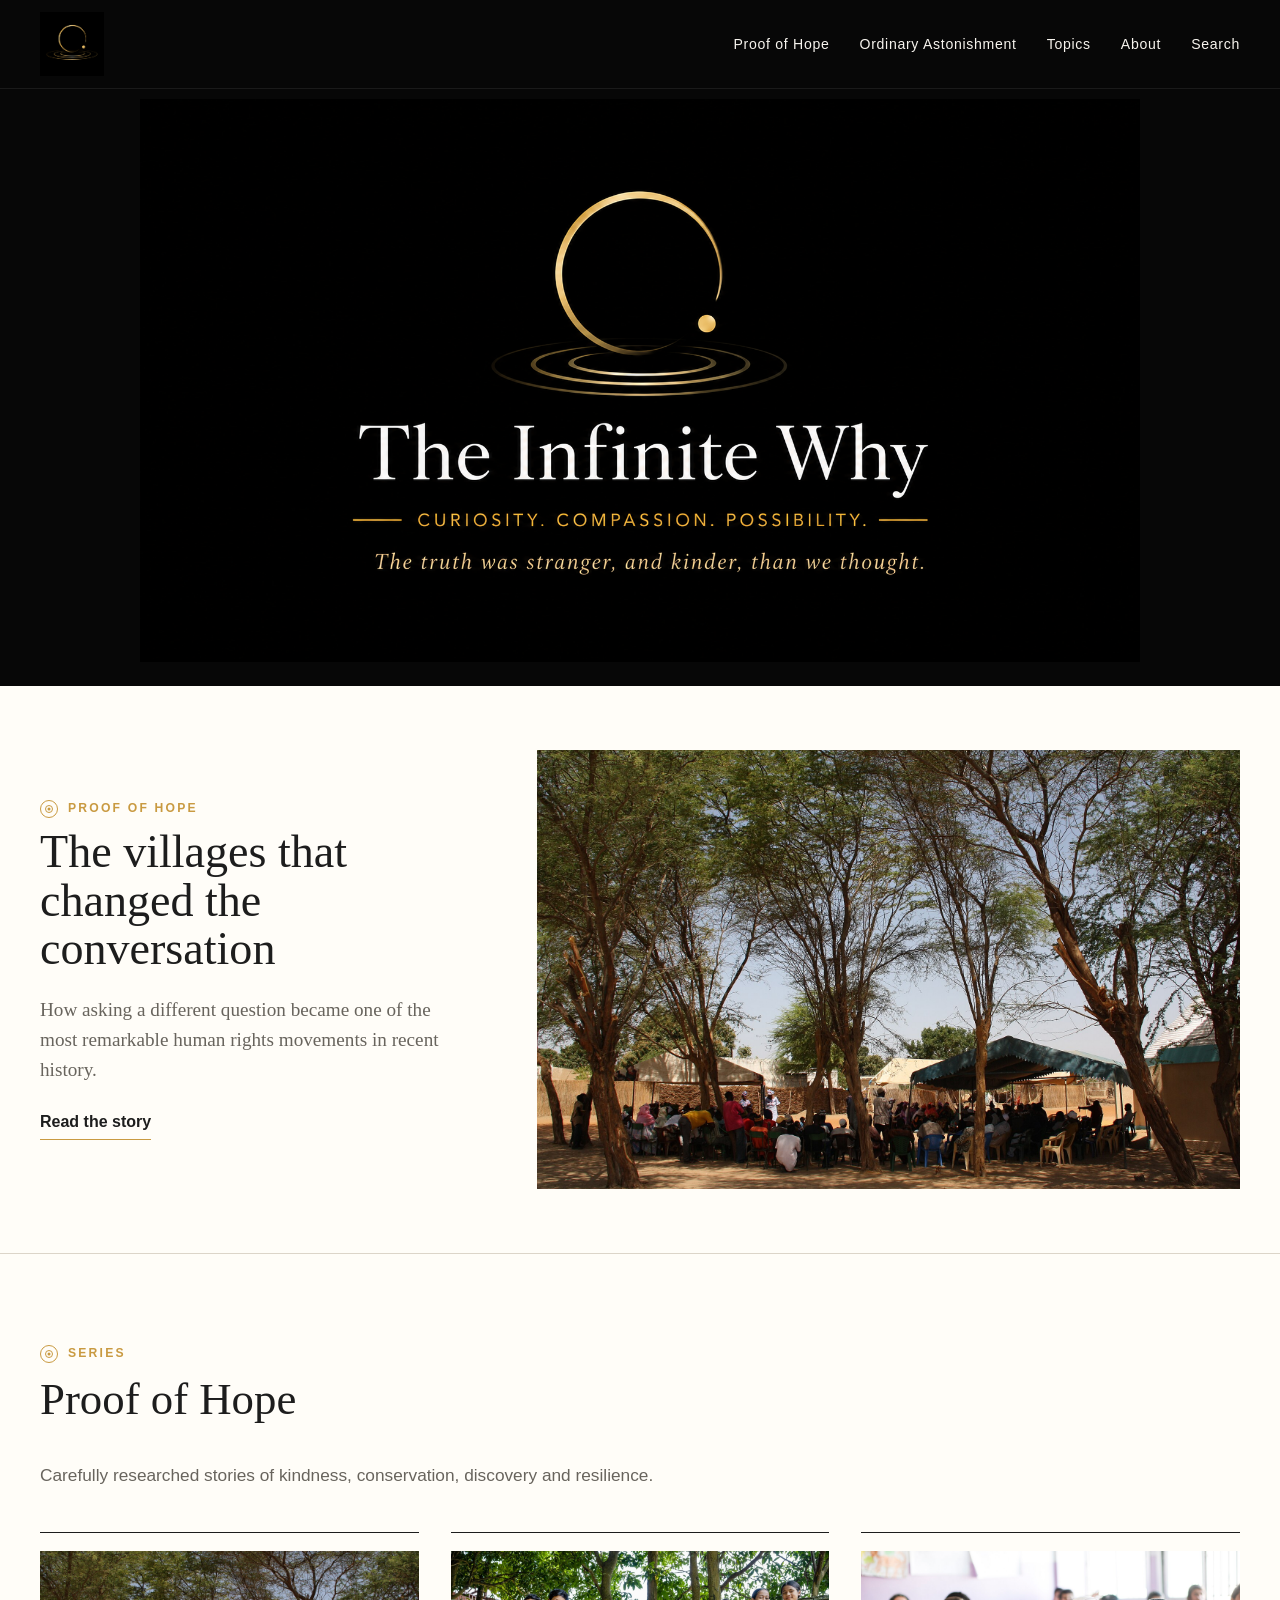
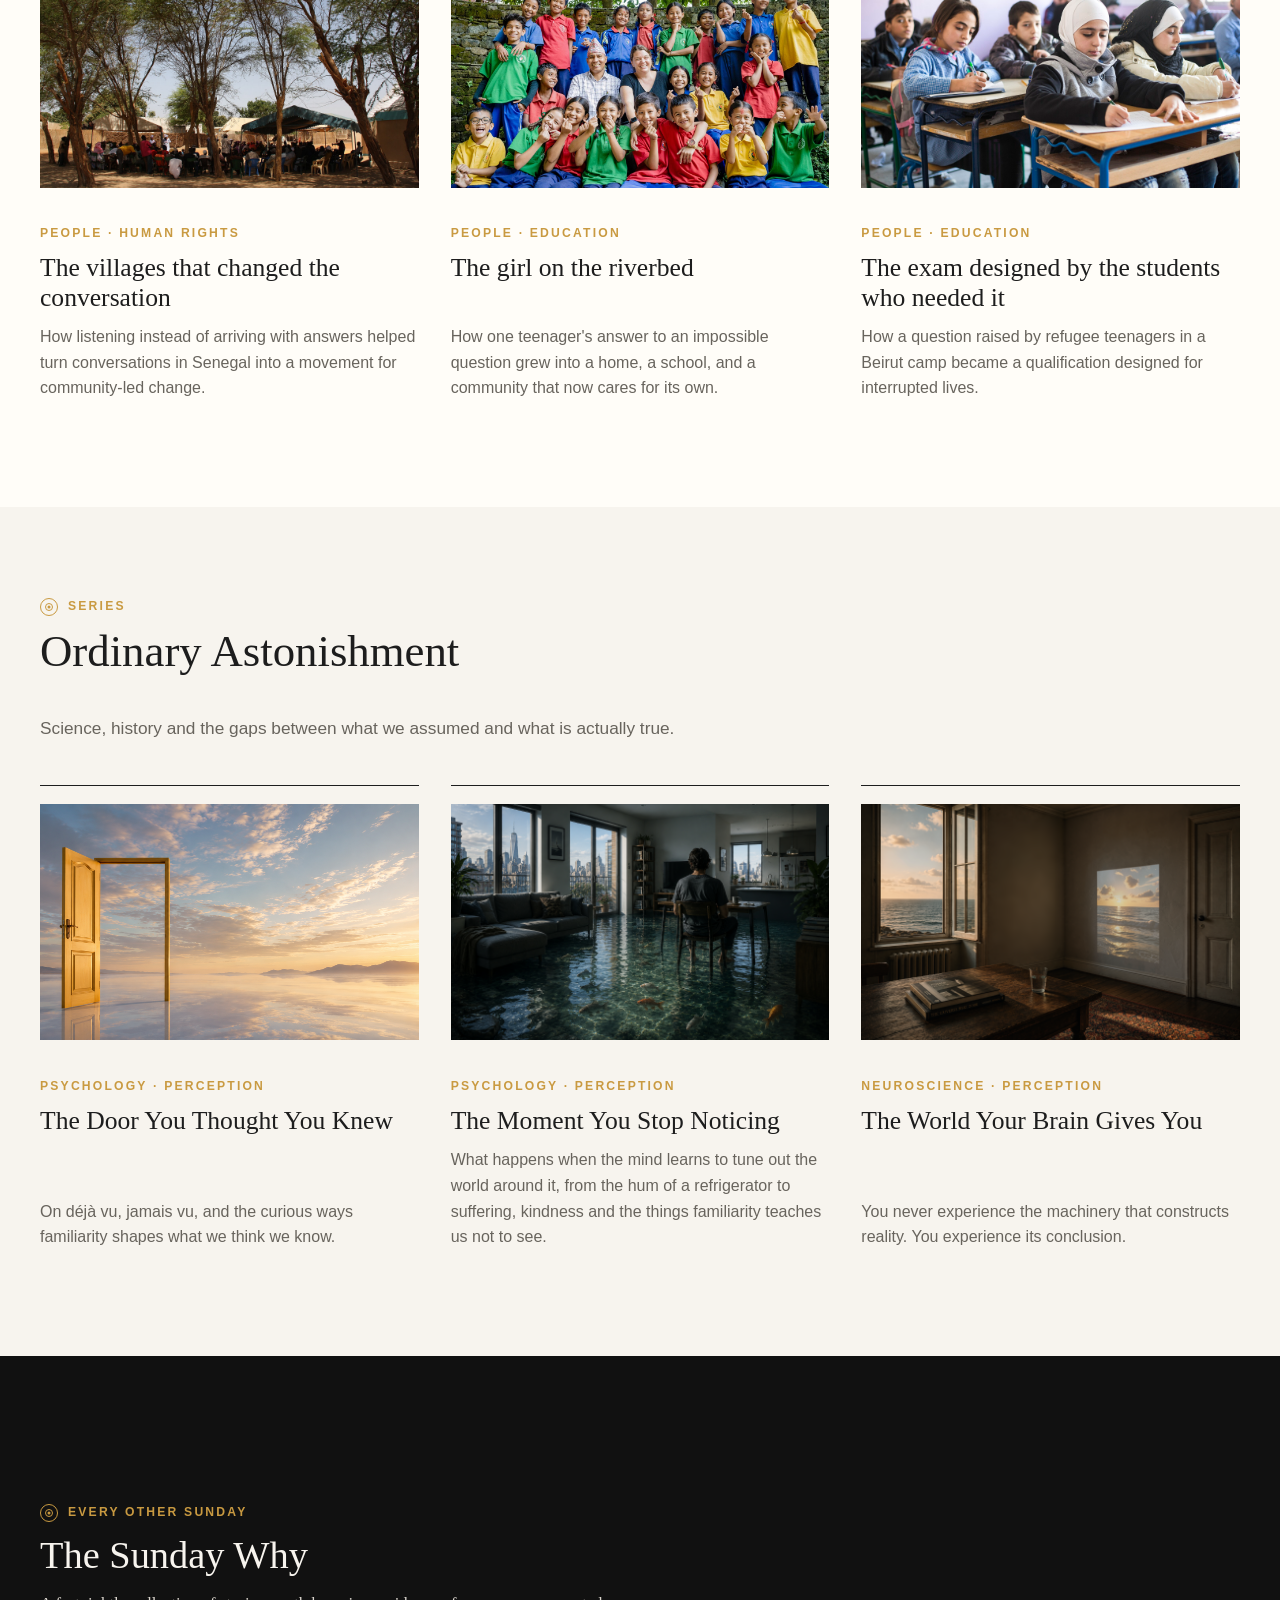
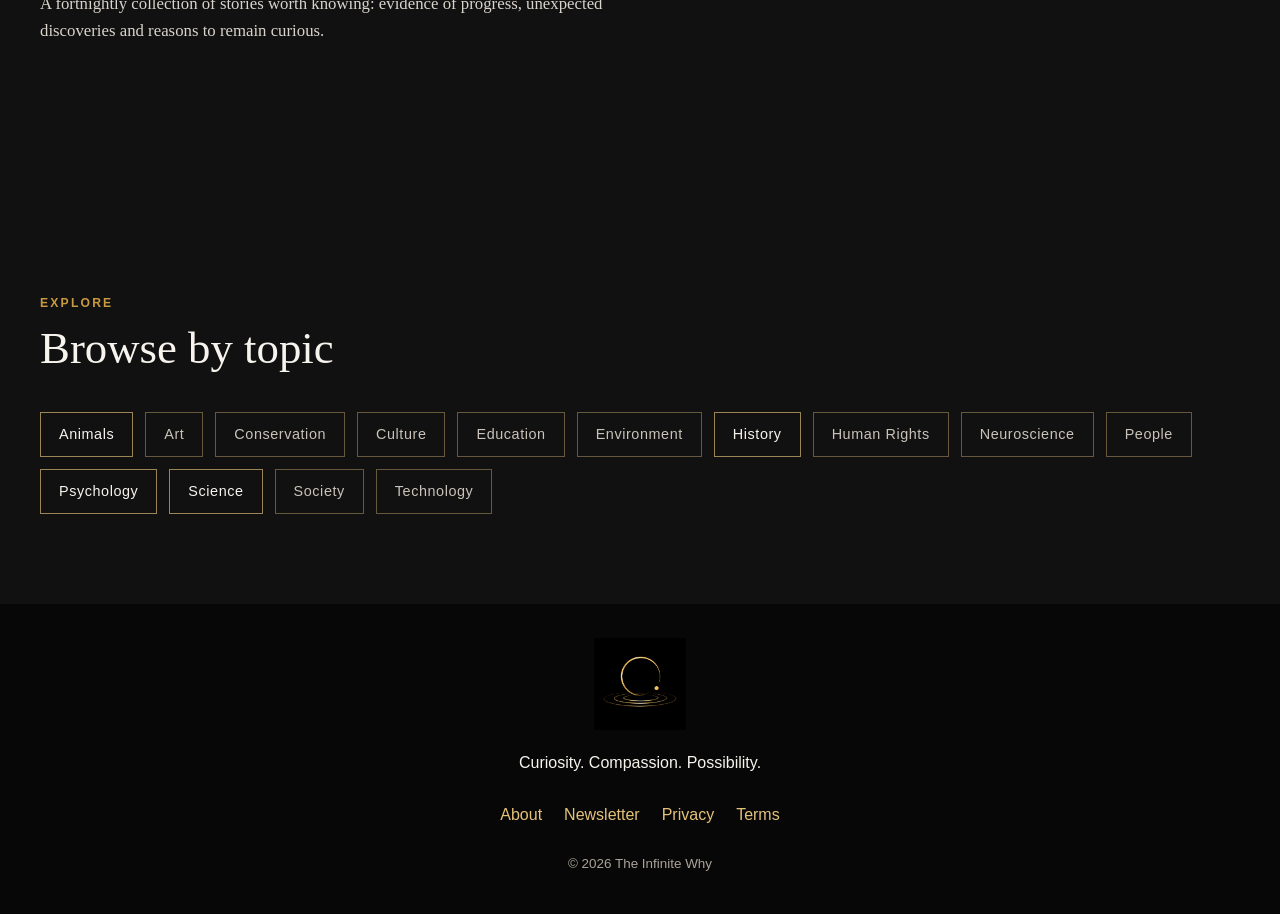
<file: index.html>
<!DOCTYPE html>
<html lang="en">
<head>
    <meta charset="UTF-8">

    <meta
        name="viewport"
        content="width=device-width, initial-scale=1.0"
    >

    <meta
        name="description"
        content="The Infinite Why explores evidence-based stories of curiosity, compassion and possibility."
    >

    <title>The Infinite Why</title>

    <link rel="stylesheet" href="css/style.css">
</head>

<body>

    <header class="site-header">

        <nav class="main-navigation" aria-label="Main navigation">

            <a class="brand-link" href="index.html">
                <img
                    class="navigation-logo"
                    src="images/branding/symbol-logo.png"
                    alt="The Infinite Why home"
                >
            </a>

            <button
                class="menu-button"
                type="button"
                aria-label="Open navigation menu"
                aria-expanded="false"
            >
                Menu
            </button>

            <ul class="navigation-links">
                <li>
                    <a href="#proof-of-hope">Proof of Hope</a>
                </li>

                <li>
                    <a href="#ordinary-astonishment">
                        Ordinary Astonishment
                    </a>
                </li>

                <li>
                    <a href="#topics">Topics</a>
                </li>

                <li>
                    <a href="about.html">About</a>
                </li>

                <li>
                    <a href="#search">Search</a>
                </li>
            </ul>

        </nav>

        <div class="brand-header">
            <img
                src="images/branding/header.png"
                alt="The Infinite Why. Curiosity. Compassion. Possibility. The truth was stranger, and kinder, than we thought."
            >
        </div>

    </header>

    <main>

      <section class="featured-story">

    <div class="section-inner featured-layout">

        <div class="featured-copy">

            <div class="section-heading-line">
                <span class="why-mark" aria-hidden="true"></span>
                <p class="section-label">Proof of Hope</p>
            </div>

            <h1>
                The villages that changed the conversation
            </h1>

            <p class="featured-standfirst">
                How asking a different question became one of the most
                remarkable human rights movements in recent history.
            </p>

            <a
                class="text-link"
                href="articles/proof-of-hope/villages-that-changed-the-conversation.html"
            >
                Read the story
            </a>

        </div>

        <a
            class="featured-image-link"
            href="articles/proof-of-hope/villages-that-changed-the-conversation.html"
            aria-label="Read The villages that changed the conversation"
        >
            <img
                class="featured-image"
                src="images/articles/proof-of-hope/villages-that-changed-the-conversation/village-gathering.jpg"
                alt="Community members gathered beneath trees during a Tostan programme in Senegal."
            >
        </a>

    </div>

</section>

        <section
            class="publication-section"
            id="proof-of-hope"
        >
            <div class="section-inner">

                <div class="section-heading-line">
    <span class="why-mark" aria-hidden="true"></span>
    <p class="section-label">Series</p>
</div>

<h2>Proof of Hope</h2>

                <p>
                    Carefully researched stories of kindness, conservation,
                    discovery and resilience.
                </p>

                <div class="story-grid">

                    <article class="story-card">

    <a
        class="story-image-link"
        href="articles/proof-of-hope/villages-that-changed-the-conversation.html"
    >
        <img
            class="story-image"
            src="images/articles/proof-of-hope/villages-that-changed-the-conversation/village-gathering.jpg"
            alt="Community members gathered during a Tostan programme in Senegal."
        >
    </a>

    <p class="story-topic">People · Human Rights</p>

    <h3>
        <a href="articles/proof-of-hope/villages-that-changed-the-conversation.html">
            The villages that changed the conversation
        </a>
    </h3>

    <p>
        How listening instead of arriving with answers helped turn
        conversations in Senegal into a movement for community-led change.
    </p>

</article>

                    <article class="story-card">

                        <a
                            class="story-image-link"
                            href="articles/proof-of-hope/the-girl-on-the-riverbed.html"
                        >
                            <img
                                class="story-image"
                                src="images/articles/proof-of-hope/the-girl-on-the-riverbed/maggie-tope-kopila-family.jpg"
                                alt="Maggie Doyne and Tope Bahadur Malla surrounded by children from the Kopila Valley community in Nepal."
                            >
                        </a>

                        <p class="story-topic">People · Education</p>

                        <h3>
                            <a href="articles/proof-of-hope/the-girl-on-the-riverbed.html">
                                The girl on the riverbed
                            </a>
                        </h3>

                        <p>
                            How one teenager's answer to an impossible question grew into
                            a home, a school, and a community that now cares for its own.
                        </p>

                    </article>

                    <article class="story-card">
                        <a
                            class="story-image-link"
                            href="articles/proof-of-hope/the-exam-designed-by-the-students-who-needed-it.html"
                        >
                            <img
                                class="story-image"
                                src="images/articles/proof-of-hope/the-exam-designed-by-the-students-who-needed-it/the-right-to-education-refugees.jpg"
                                alt="Syrian refugee students attending school in Lebanon."
                            >
                        </a>

                        <p class="story-topic">People · Education</p>

                        <h3>
                            <a href="articles/proof-of-hope/the-exam-designed-by-the-students-who-needed-it.html">
                                The exam designed by the students who needed it
                            </a>
                        </h3>

                        <p>
                            How a question raised by refugee teenagers in a Beirut camp became
                            a qualification designed for interrupted lives.
                        </p>
                    </article>

                </div>
            </div>
        </section><section
            class="publication-section"
            id="ordinary-astonishment"
        >
            <div class="section-inner">

                <div class="section-heading-line">
    <span class="why-mark" aria-hidden="true"></span>
    <p class="section-label">Series</p>
</div>

<h2>Ordinary Astonishment</h2>

                <p>
                    Science, history and the gaps between what we assumed
                    and what is actually true.
                </p>

                <div class="story-grid">

                  <article class="story-card">

    <a
        class="story-image-link"
        href="articles/ordinary-astonishment/the-door-you-thought-you-knew.html"
    >
        <img
            class="story-image"
            src="images/articles/ordinary-astonishment/the-door-you-thought-you-knew/door-you-thought-you-knew.png"
            alt="An open door standing before a wide landscape and sky."
        >
    </a>

    <p class="story-topic">Psychology · Perception</p>

    <h3>
        <a href="articles/ordinary-astonishment/the-door-you-thought-you-knew.html">
            The Door You Thought You Knew
        </a>
    </h3>

    <p>
        On déjà vu, jamais vu, and the curious ways familiarity shapes
        what we think we know.
    </p>

</article>

                    <article class="story-card">

                        <a
                            class="story-image-link"
                            href="articles/ordinary-astonishment/the-moment-you-stopped-noticing.html"
                        >
                            <img
                                class="story-image"
                                src="images/articles/ordinary-astonishment/the-moment-you-stopped-noticing/the-moment-you-stopped-noticing.png"
                                alt="A modern apartment filled with shallow water and fish while a seated person continues with an ordinary day."
                            >
                        </a>

                        <p class="story-topic">Psychology · Perception</p>

                        <h3>
                            <a href="articles/ordinary-astonishment/the-moment-you-stopped-noticing.html">
                                The Moment You Stop Noticing
                            </a>
                        </h3>

                        <p>
                            What happens when the mind learns to tune out the world around it,
                            from the hum of a refrigerator to suffering, kindness and the
                            things familiarity teaches us not to see.
                        </p>

                    </article>
                    <article class="story-card">

                        <a
                            class="story-image-link"
                            href="articles/ordinary-astonishment/the-world-your-brain-gives-you.html"
                        >
                            <img
                                class="story-image"
                                src="images/articles/ordinary-astonishment/the-world-your-brain-gives-you/the-world-your-brain-gives-you.png"
                                alt="An enclosed room transformed by an image of the sea projected across a wall."
                            >
                        </a>

                        <p class="story-topic">Neuroscience · Perception</p>

                        <h3>
                            <a href="articles/ordinary-astonishment/the-world-your-brain-gives-you.html">
                                The World Your Brain Gives You
                            </a>
                        </h3>

                        <p>
                            You never experience the machinery that constructs reality.
                            You experience its conclusion.
                        </p>

                    </article>

                </div>
            </div>
        </section>

<section class="newsletter-signup">

    <div class="section-inner newsletter-inner">

        <div class="newsletter-copy">

            <div class="section-heading-line">
                <span class="why-mark why-mark-light" aria-hidden="true"></span>
                <p class="section-label">Every other Sunday</p>
            </div>

            <h2>The Sunday Why</h2>

            <p>
                A fortnightly collection of stories worth knowing:
                evidence of progress, unexpected discoveries and reasons
                to remain curious.
            </p>

        </div>

        <div class="newsletter-embed-wrap">
            <iframe
                class="newsletter-embed"
                src="https://theinfinitewhyproject.substack.com/embed"
                title="Subscribe to The Sunday Why"
                loading="lazy"
                frameborder="0"
                scrolling="no"
            ></iframe>
        </div>

    </div>

</section>


        <section class="topics-section" id="topics">
            <div class="section-inner">

                <p class="section-label">Explore</p>

                <h2>Browse by topic</h2>

                <div class="topic-links">
                    <a href="topics/animals.html">Animals</a>
                    <span class="topic-chip topic-chip-upcoming">Art</span>
                    <span class="topic-chip topic-chip-upcoming">Conservation</span>
                    <span class="topic-chip topic-chip-upcoming">Culture</span>
                    <span class="topic-chip topic-chip-upcoming">Education</span>
                    <span class="topic-chip topic-chip-upcoming">Environment</span>
                    <a href="topics/history.html">History</a>
                    <span class="topic-chip topic-chip-upcoming">Human Rights</span>
                    <span class="topic-chip topic-chip-upcoming">Neuroscience</span>
                    <span class="topic-chip topic-chip-upcoming">People</span>
                    <a href="topics/psychology.html">Psychology</a>
                    <a href="topics/science.html">Science</a>
                    <span class="topic-chip topic-chip-upcoming">Society</span>
                    <span class="topic-chip topic-chip-upcoming">Technology</span>
                </div>

            </div>
        </section>

    </main>

    <footer class="site-footer">
        <div class="section-inner">

            <img
                class="footer-logo"
                src="images/branding/symbol-logo.png"
                alt=""
            >

            <p>
                Curiosity. Compassion. Possibility.
            </p>

            <nav aria-label="Footer navigation">
                <a href="about.html">About</a>
                <a href="pages/newsletter.html">Newsletter</a>
                <a href="pages/privacy.html">Privacy</a>
                <a href="pages/terms.html">Terms</a>
            </nav>

            <p>
                © 2026 The Infinite Why
            </p>

        </div>
    </footer>

    <script src="js/main.js"></script>

</body>
</html>
</file>
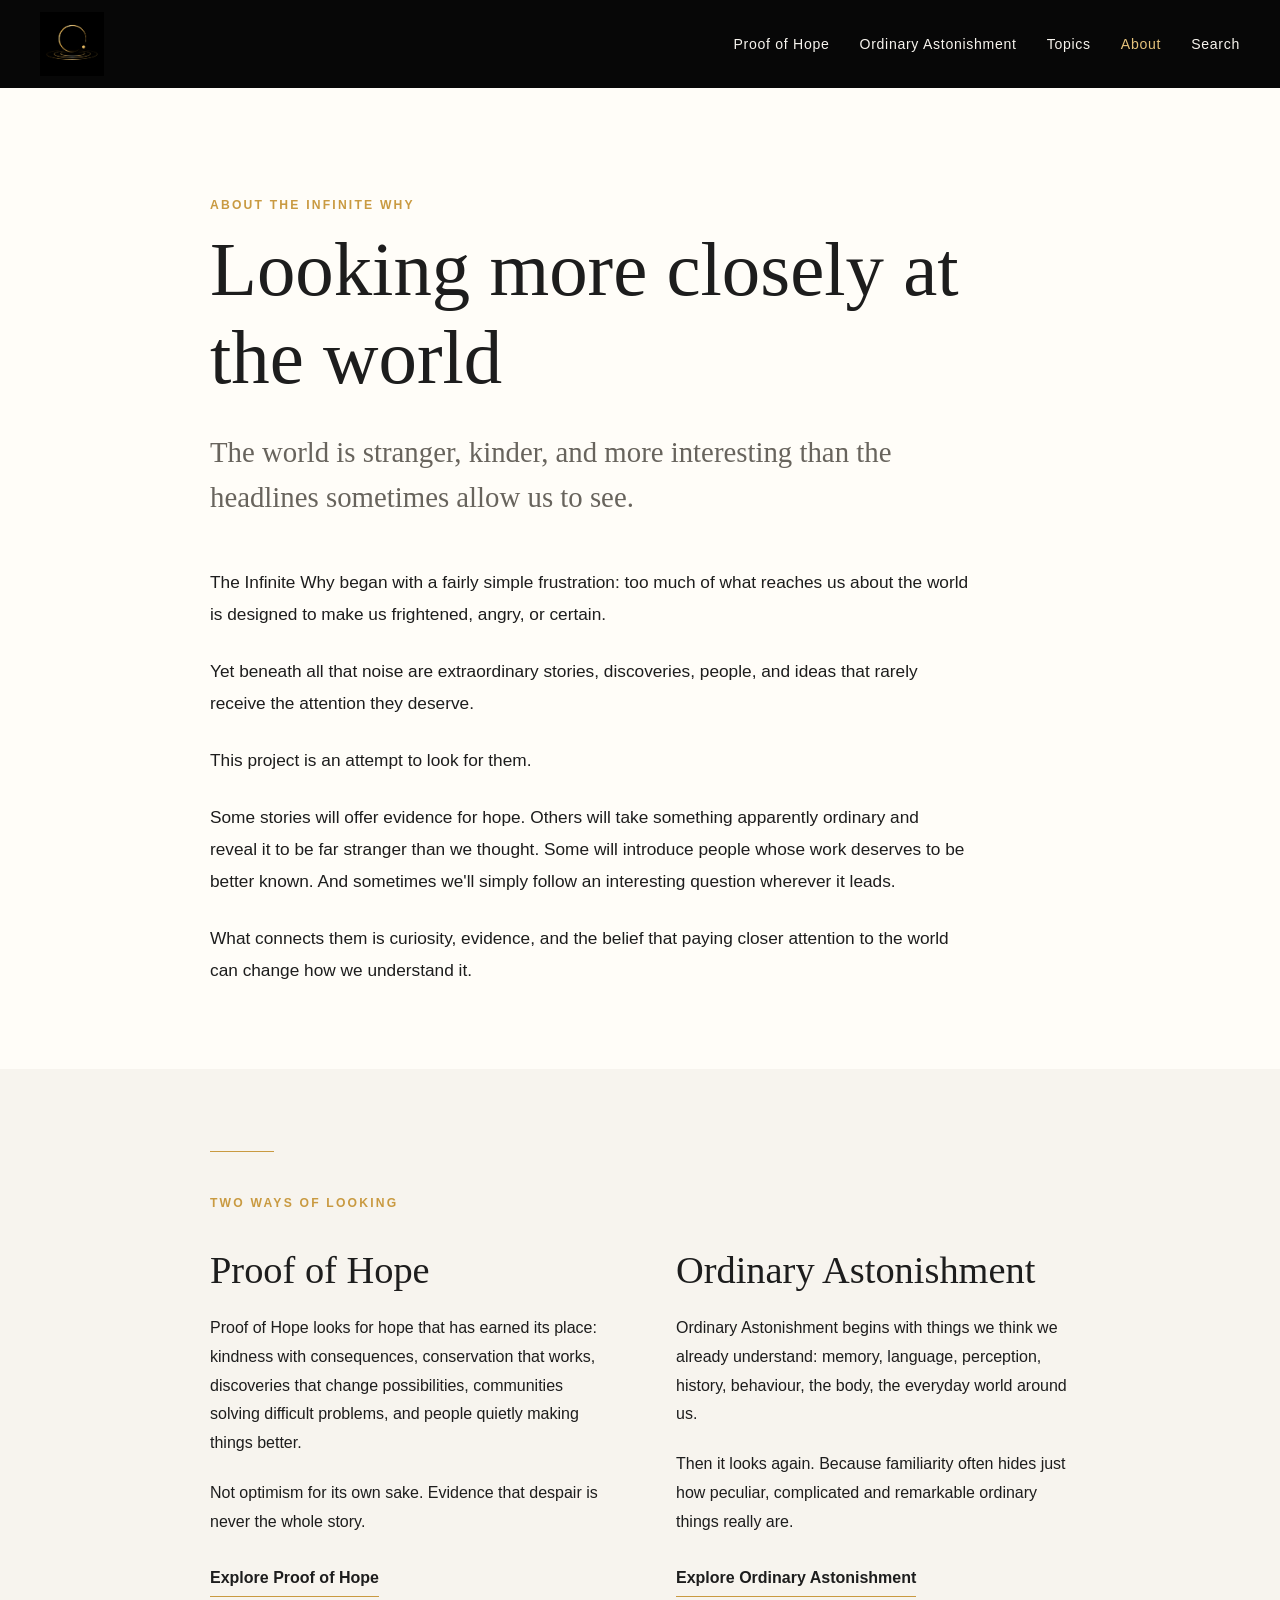
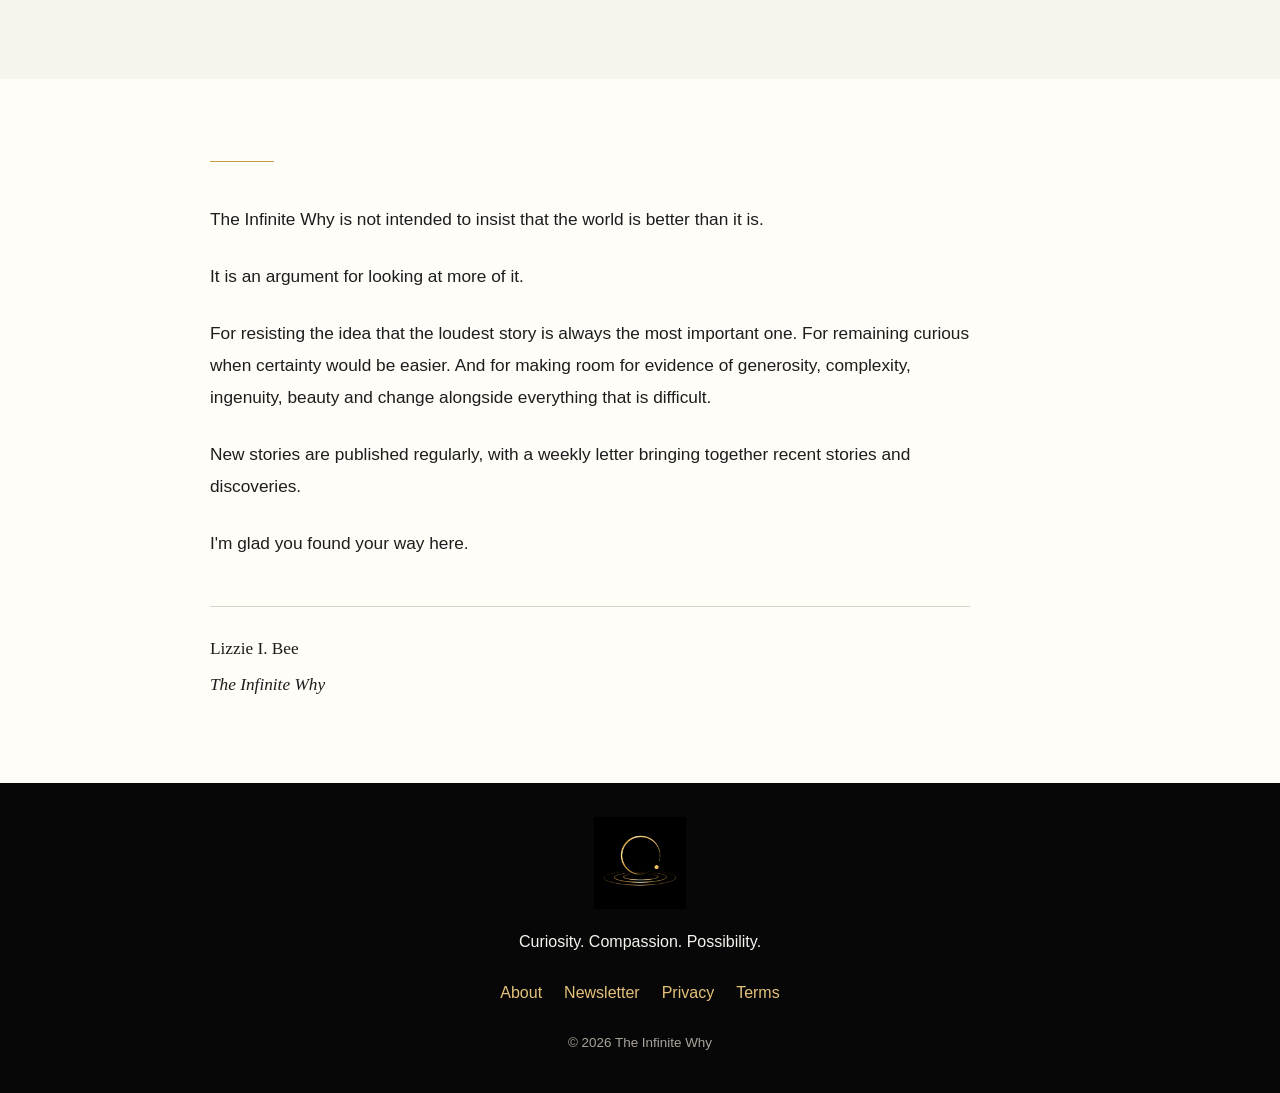
<file: about.html>
<!DOCTYPE html>
<html lang="en">

<head>
    <meta charset="UTF-8">

    <meta
        name="viewport"
        content="width=device-width, initial-scale=1.0"
    >

    <meta
        name="description"
        content="About The Infinite Why, an independent publication exploring hope, curiosity, evidence, discovery and the overlooked strangeness of the world."
    >

    <title>About | The Infinite Why</title>

    <link rel="stylesheet" href="css/style.css">
</head>

<body>

    <header class="site-header">

        <nav class="main-navigation" aria-label="Main navigation">

            <a class="brand-link" href="index.html">
                <img
                    class="navigation-logo"
                    src="images/branding/symbol-logo.png"
                    alt="The Infinite Why home"
                >
            </a>

            <button
                class="menu-button"
                type="button"
                aria-label="Open navigation menu"
                aria-expanded="false"
            >
                Menu
            </button>

            <ul class="navigation-links">
                <li>
                    <a href="index.html#proof-of-hope">
                        Proof of Hope
                    </a>
                </li>

                <li>
                    <a href="index.html#ordinary-astonishment">
                        Ordinary Astonishment
                    </a>
                </li>

                <li>
                    <a href="index.html#topics">
                        Topics
                    </a>
                </li>

                <li>
                    <a
                        href="about.html"
                        aria-current="page"
                    >
                        About
                    </a>
                </li>

                <li>
                    <a href="index.html#search">
                        Search
                    </a>
                </li>
            </ul>

        </nav>

    </header>


    <main class="about-page">

        <section class="about-introduction">

            <div class="about-inner">

                <p class="section-label">
                    About The Infinite Why
                </p>

                <h1>
                    Looking more closely at the world
                </h1>

                <p class="about-lead">
                    The world is stranger, kinder, and more interesting
                    than the headlines sometimes allow us to see.
                </p>

                <div class="about-copy">

                    <p>
                        The Infinite Why began with a fairly simple frustration:
                        too much of what reaches us about the world is designed
                        to make us frightened, angry, or certain.
                    </p>

                    <p>
                        Yet beneath all that noise are extraordinary stories,
                        discoveries, people, and ideas that rarely receive the
                        attention they deserve.
                    </p>

                    <p>
                        This project is an attempt to look for them.
                    </p>

                    <p>
                        Some stories will offer evidence for hope. Others will
                        take something apparently ordinary and reveal it to be
                        far stranger than we thought. Some will introduce people
                        whose work deserves to be better known. And sometimes
                        we'll simply follow an interesting question wherever it
                        leads.
                    </p>

                    <p>
                        What connects them is curiosity, evidence, and the belief
                        that paying closer attention to the world can change how
                        we understand it.
                    </p>

                </div>

            </div>

        </section>


        <section class="about-strands">

            <div class="about-inner">

                <div class="about-divider" aria-hidden="true"></div>

                <p class="section-label">
                    Two ways of looking
                </p>

                <div class="about-strand-grid">

                    <article class="about-strand">

                        <h2>
                            Proof of Hope
                        </h2>

                        <p>
                            Proof of Hope looks for hope that has earned its
                            place: kindness with consequences, conservation that
                            works, discoveries that change possibilities,
                            communities solving difficult problems, and people
                            quietly making things better.
                        </p>

                        <p>
                            Not optimism for its own sake. Evidence that despair
                            is never the whole story.
                        </p>

                        <a
                            class="text-link"
                            href="index.html#proof-of-hope"
                        >
                            Explore Proof of Hope
                        </a>

                    </article>


                    <article class="about-strand">

                        <h2>
                            Ordinary Astonishment
                        </h2>

                        <p>
                            Ordinary Astonishment begins with things we think we
                            already understand: memory, language, perception,
                            history, behaviour, the body, the everyday world
                            around us.
                        </p>

                        <p>
                            Then it looks again. Because familiarity often hides
                            just how peculiar, complicated and remarkable
                            ordinary things really are.
                        </p>

                        <a
                            class="text-link"
                            href="index.html#ordinary-astonishment"
                        >
                            Explore Ordinary Astonishment
                        </a>

                    </article>

                </div>

            </div>

        </section>


        <section class="about-closing">

            <div class="about-inner">

                <div class="about-divider" aria-hidden="true"></div>

                <div class="about-copy">

                    <p>
                        The Infinite Why is not intended to insist that the world
                        is better than it is.
                    </p>

                    <p>
                        It is an argument for looking at more of it.
                    </p>

                    <p>
                        For resisting the idea that the loudest story is always
                        the most important one. For remaining curious when
                        certainty would be easier. And for making room for
                        evidence of generosity, complexity, ingenuity, beauty
                        and change alongside everything that is difficult.
                    </p>

                    <p>
                        New stories are published regularly, with a weekly
                        letter bringing together recent stories and discoveries.
                    </p>

                    <p>
                        I'm glad you found your way here.
                    </p>

                    <div class="about-signature">
                        <p>
                            Lizzie I. Bee
                        </p>

                        <p>
                            <em>The Infinite Why</em>
                        </p>
                    </div>

                </div>

            </div>

        </section>

    </main>


    <footer class="site-footer">

        <div class="section-inner">

            <img
                class="footer-logo"
                src="images/branding/symbol-logo.png"
                alt=""
            >

            <p>
                Curiosity. Compassion. Possibility.
            </p>

            <nav aria-label="Footer navigation">
                <a href="about.html">About</a>
                <a href="pages/newsletter.html">Newsletter</a>
                <a href="pages/privacy.html">Privacy</a>
                <a href="pages/terms.html">Terms</a>
            </nav>

            <p>
                © 2026 The Infinite Why
            </p>

        </div>

    </footer>


    <script src="js/main.js"></script>

</body>

</html>
</file>
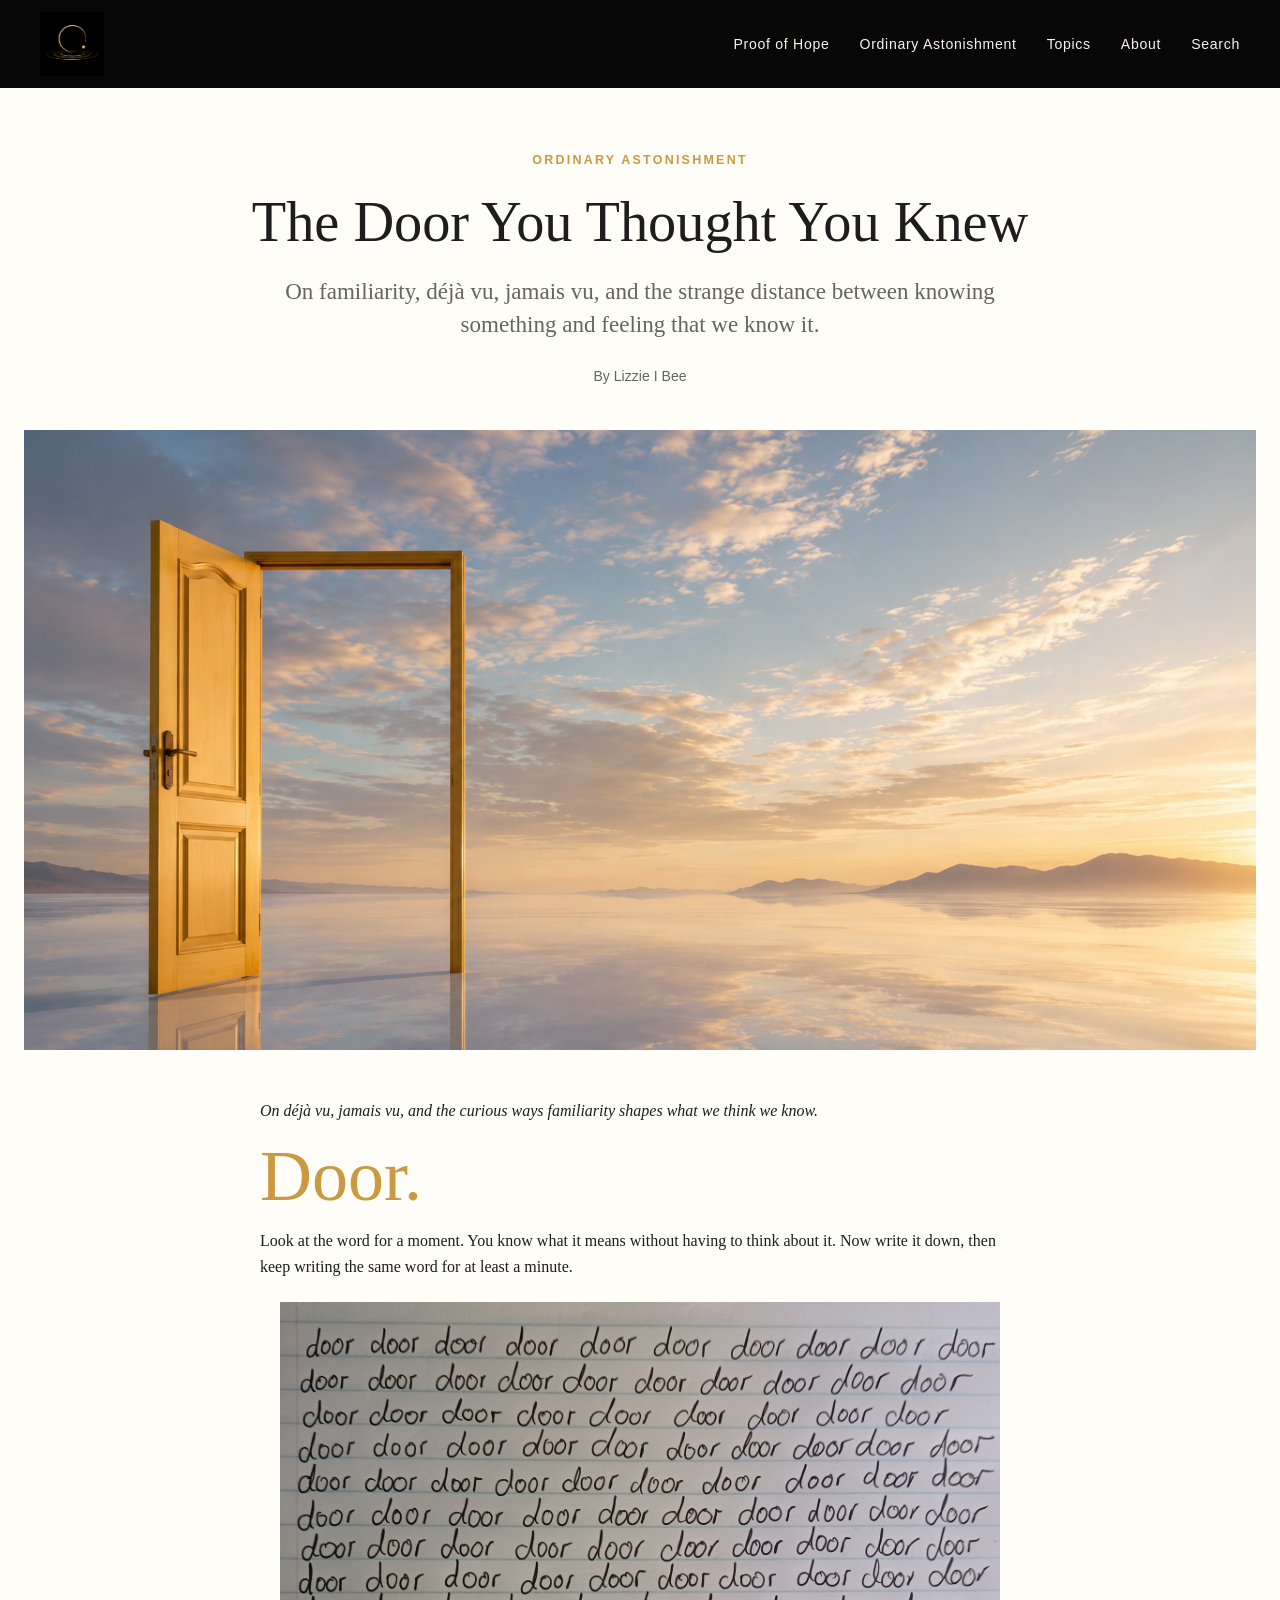
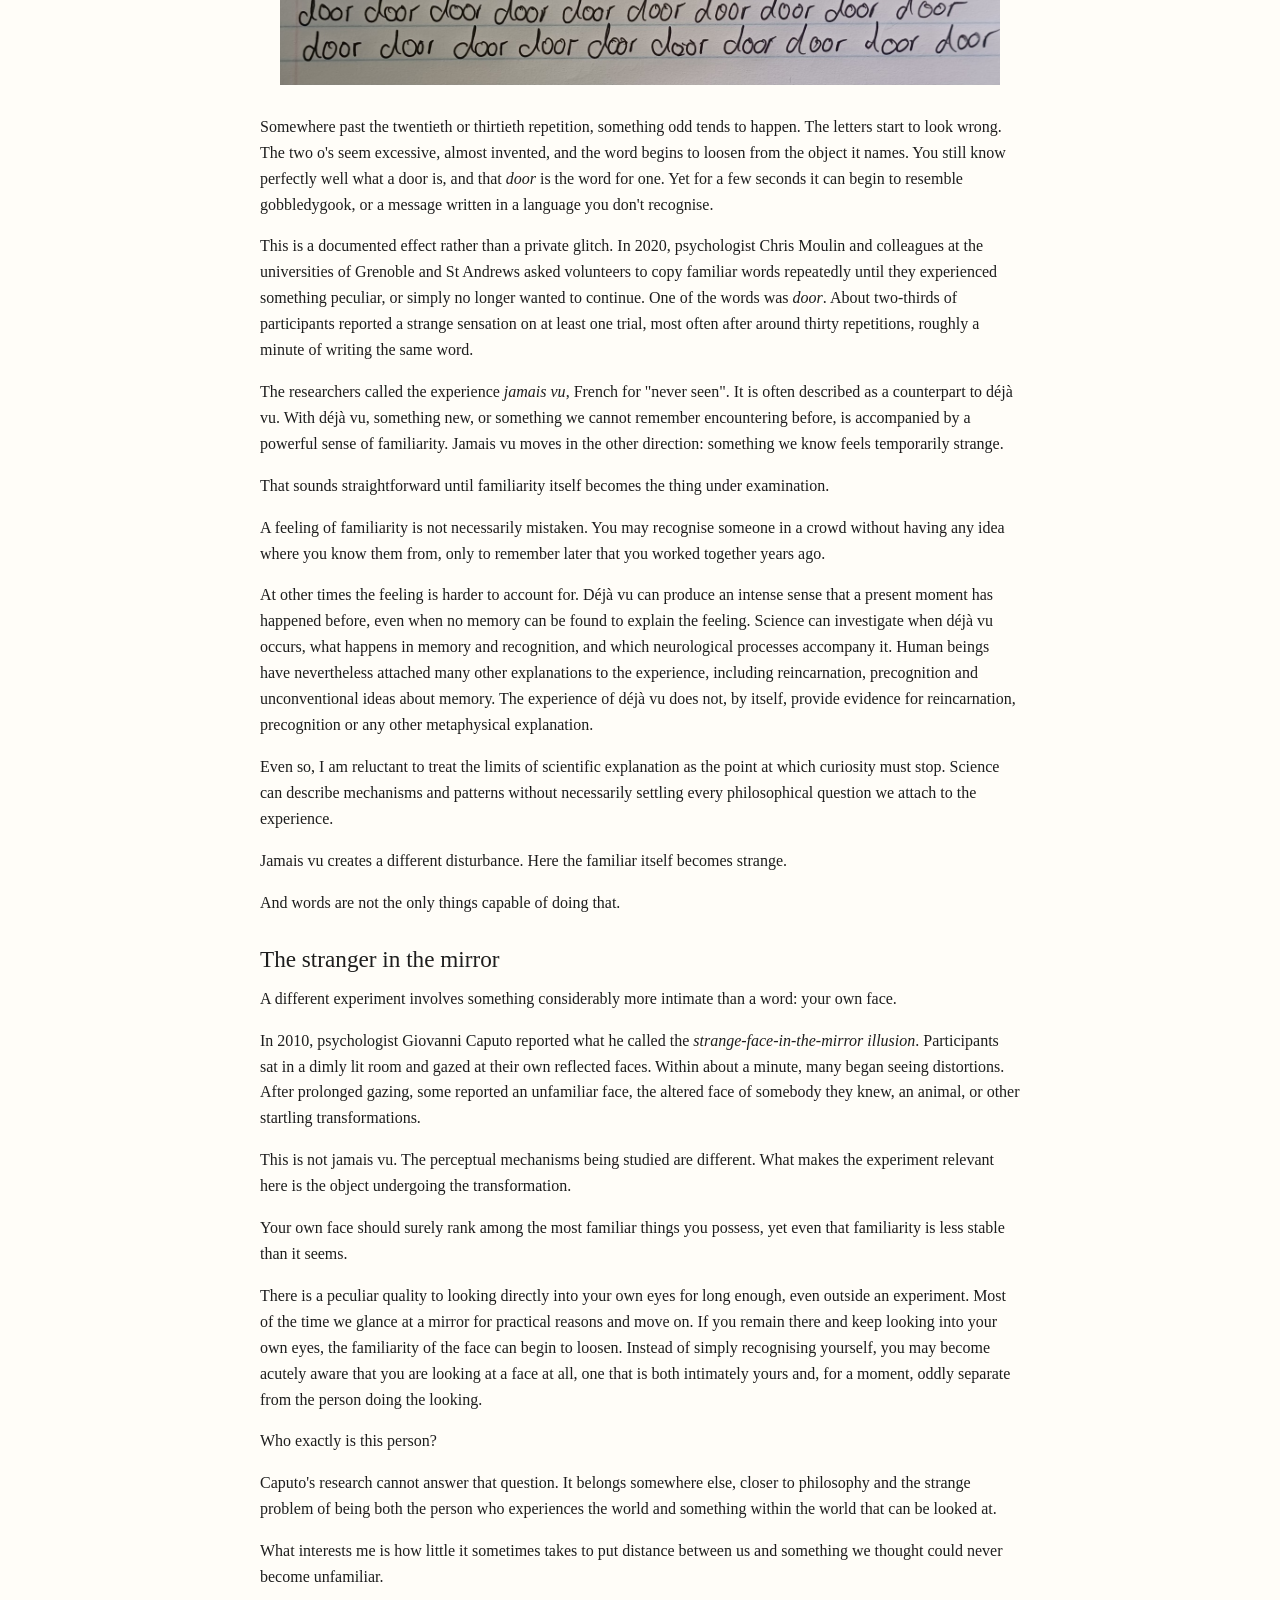
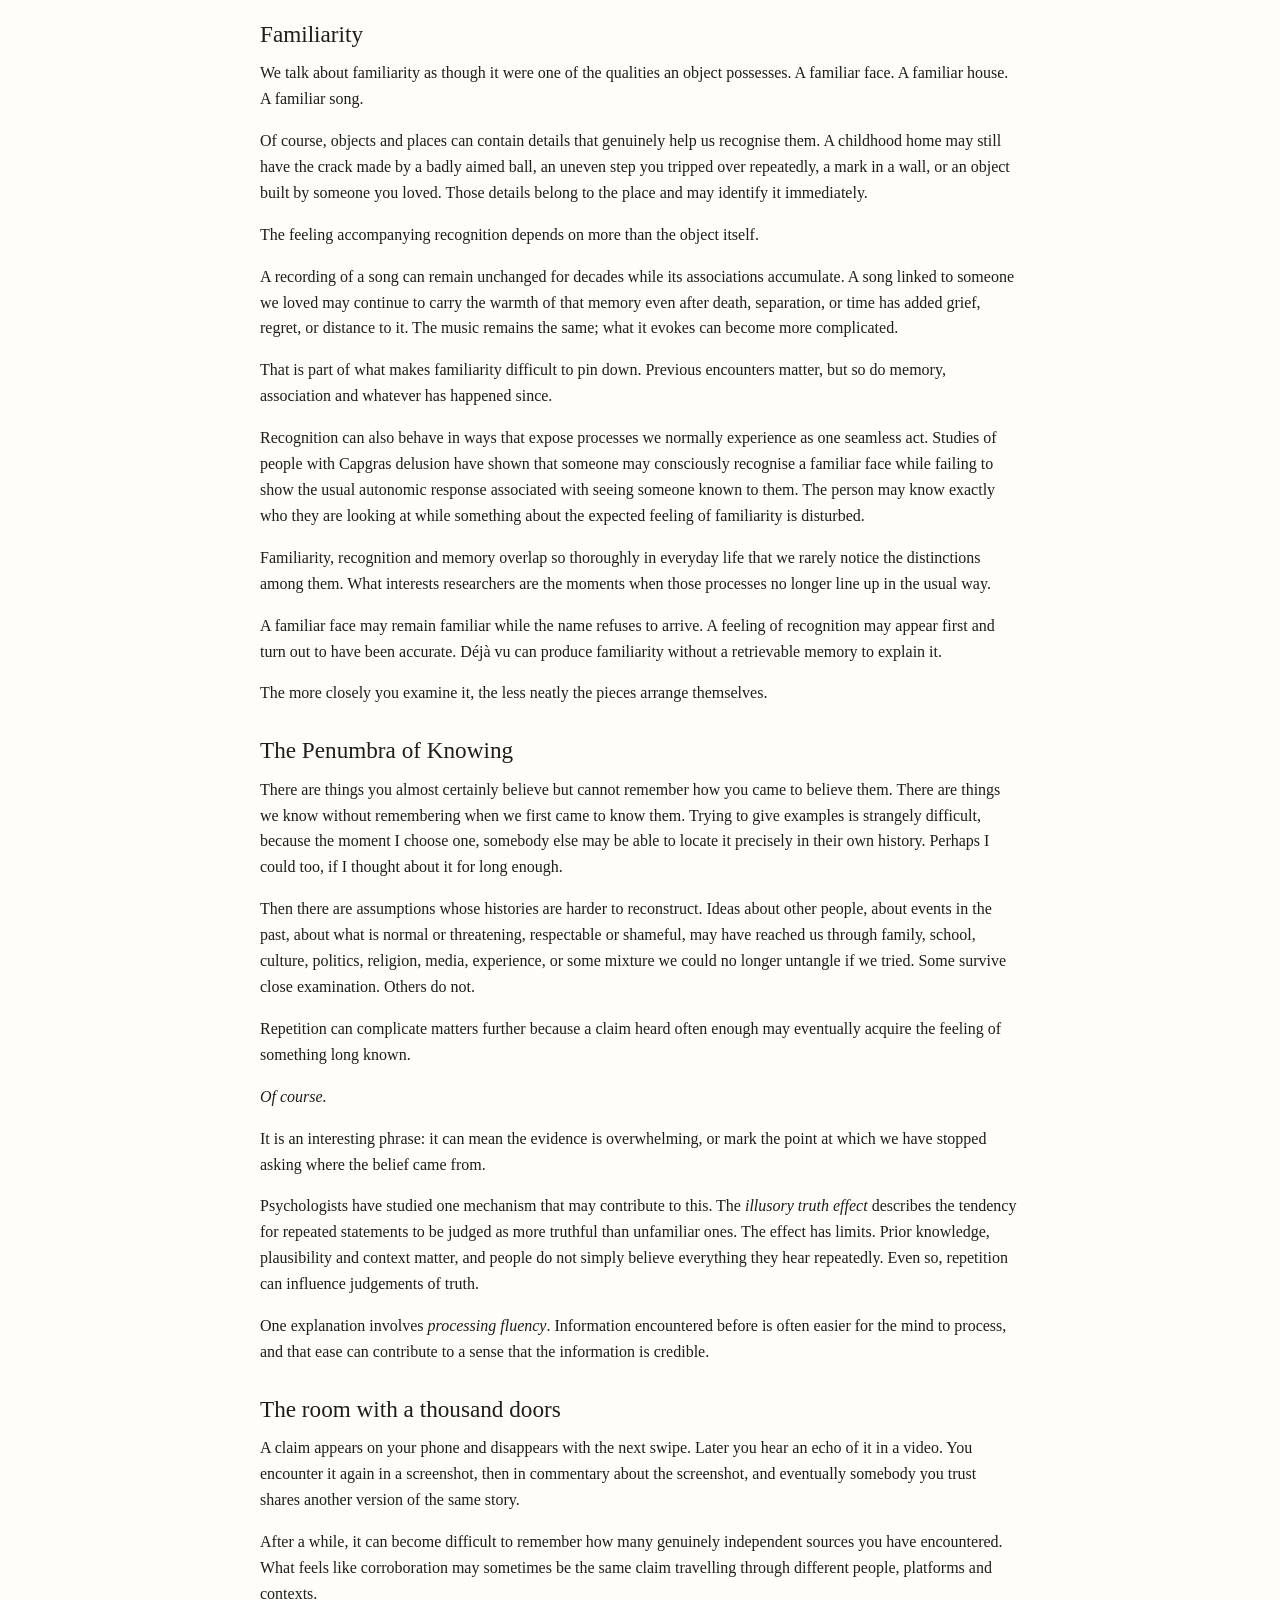
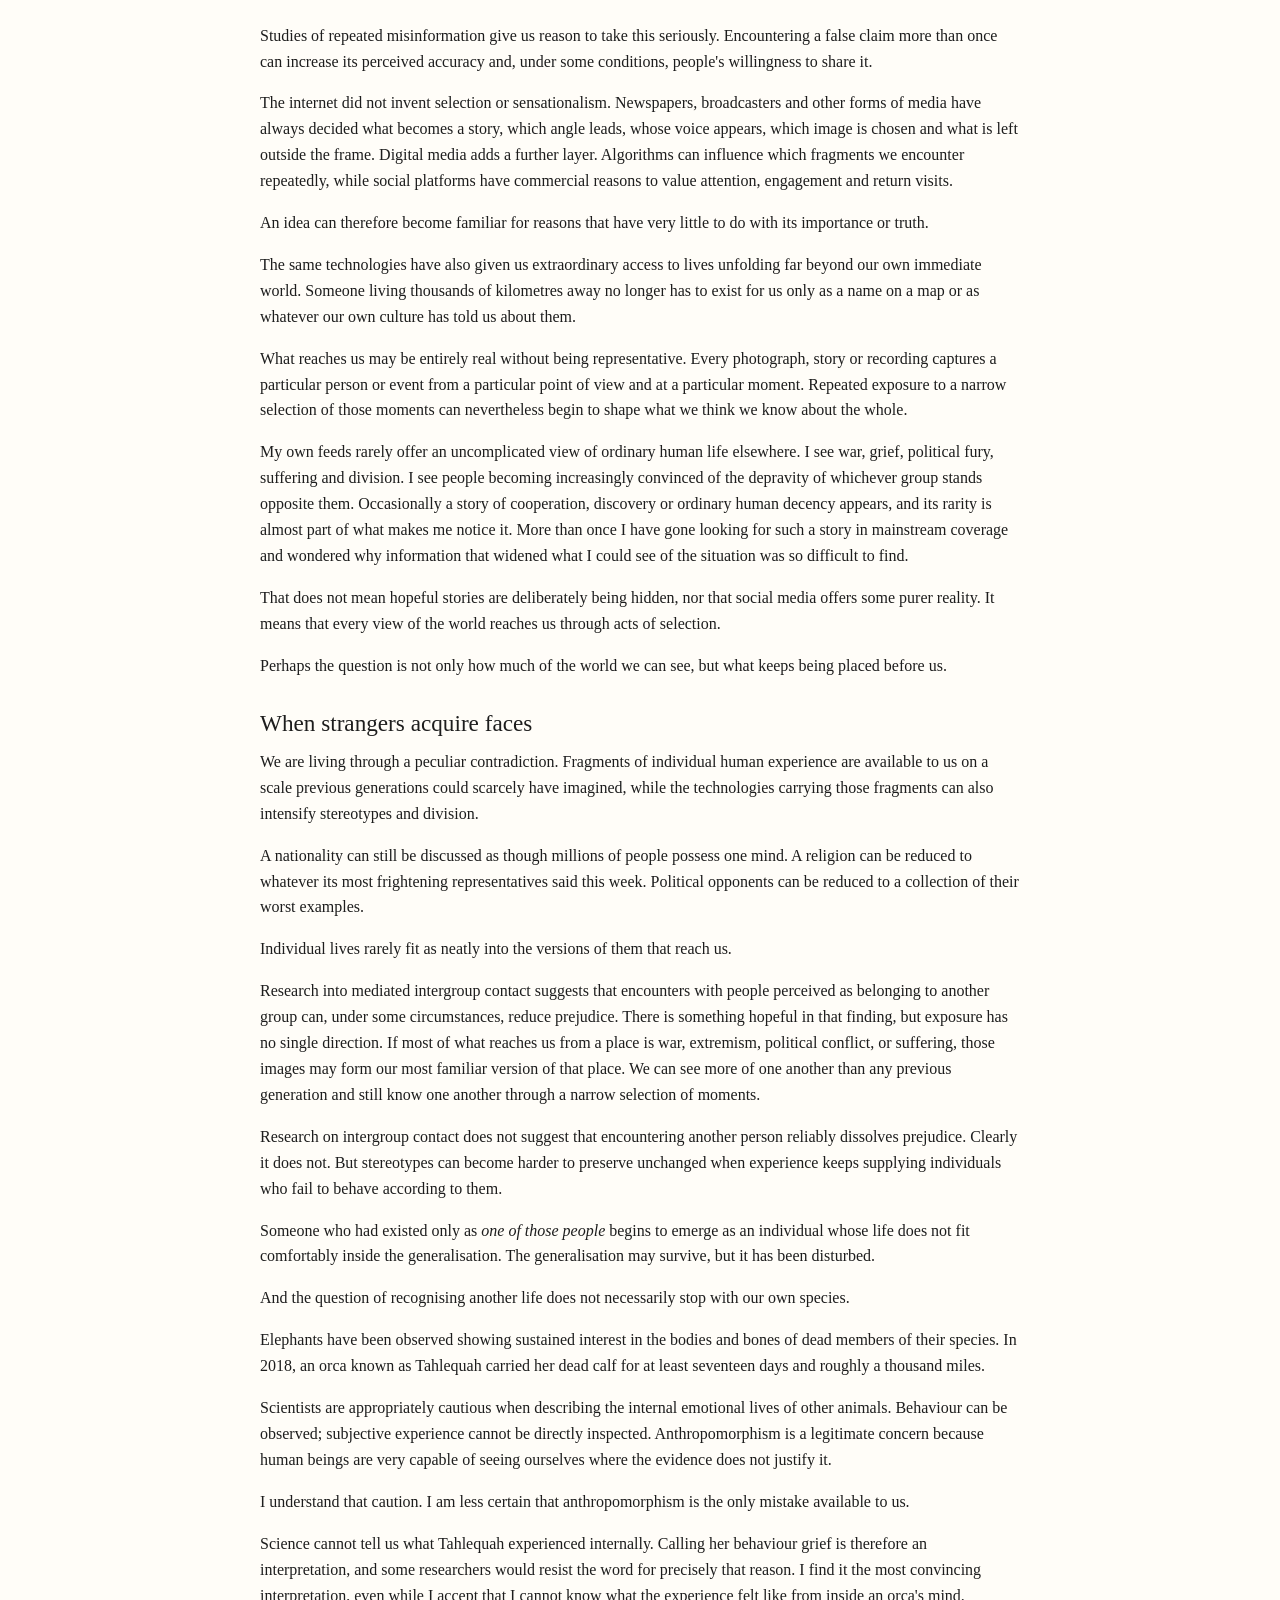
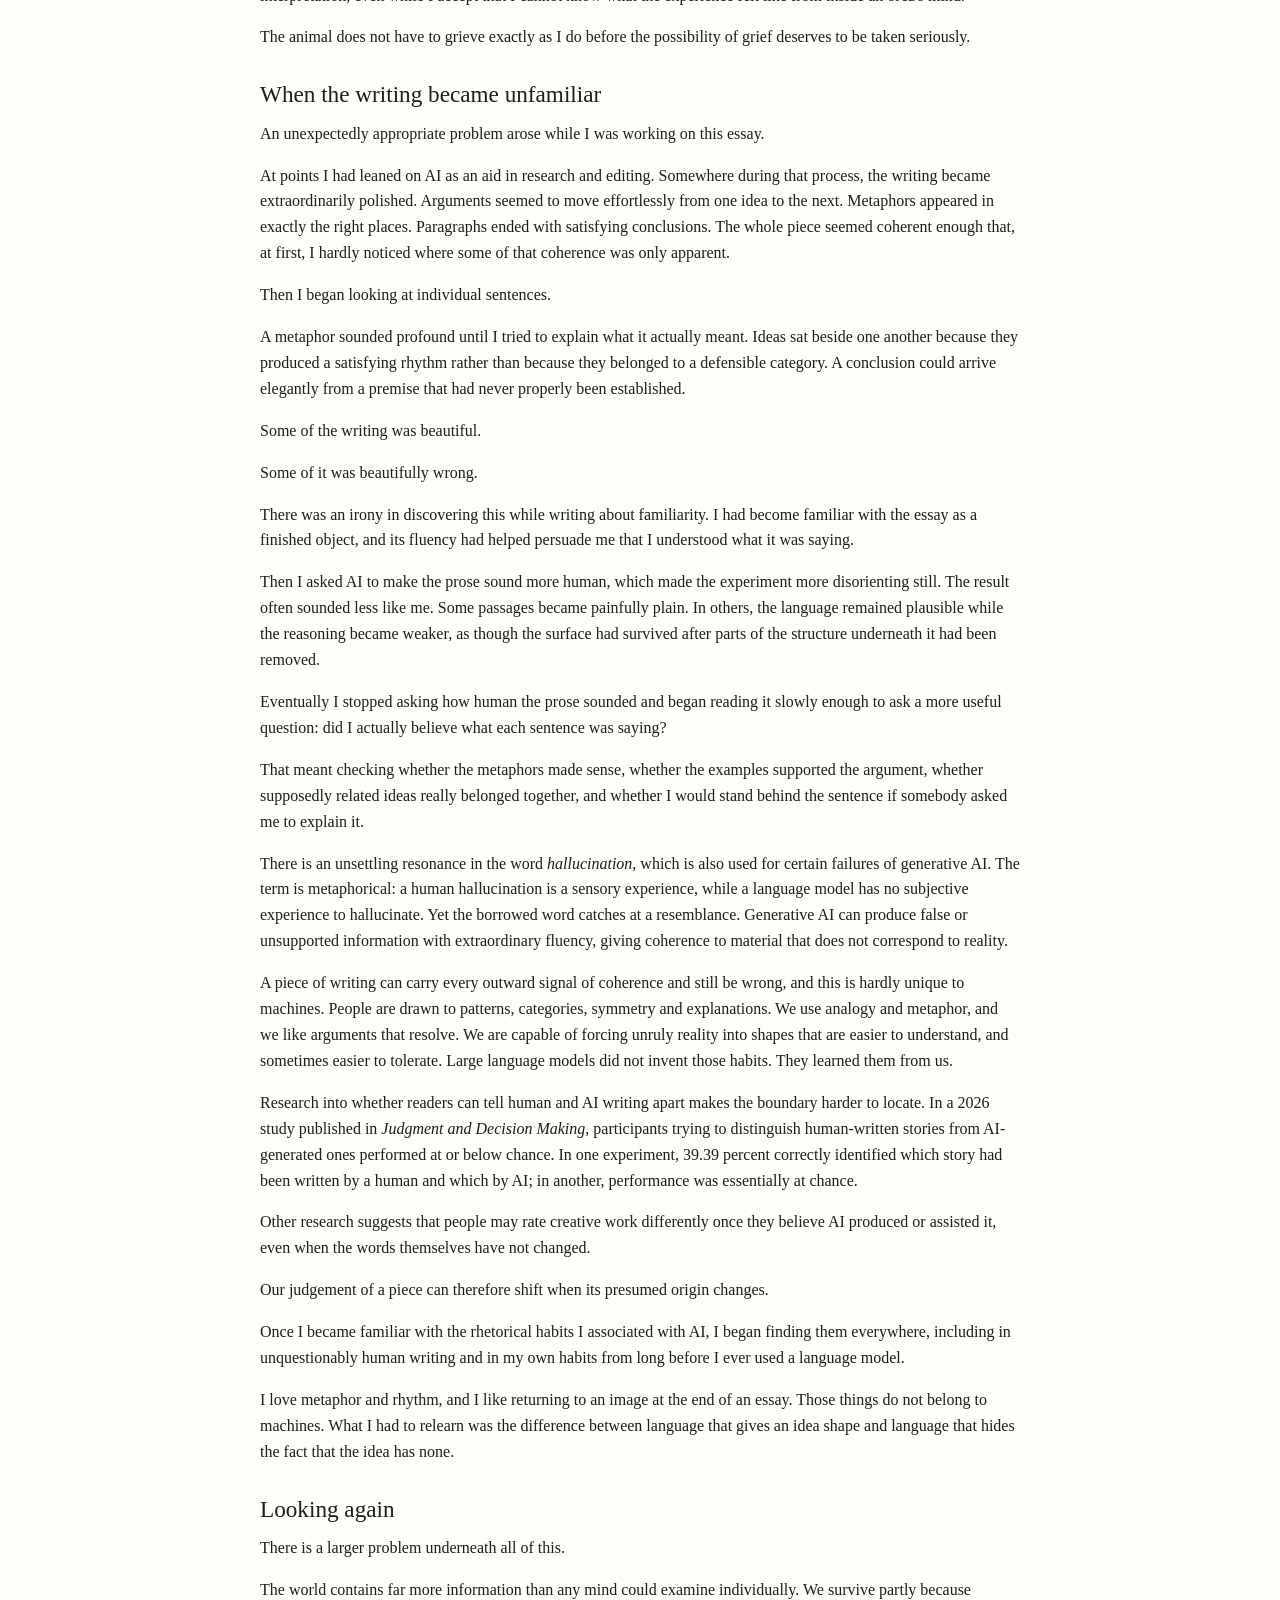
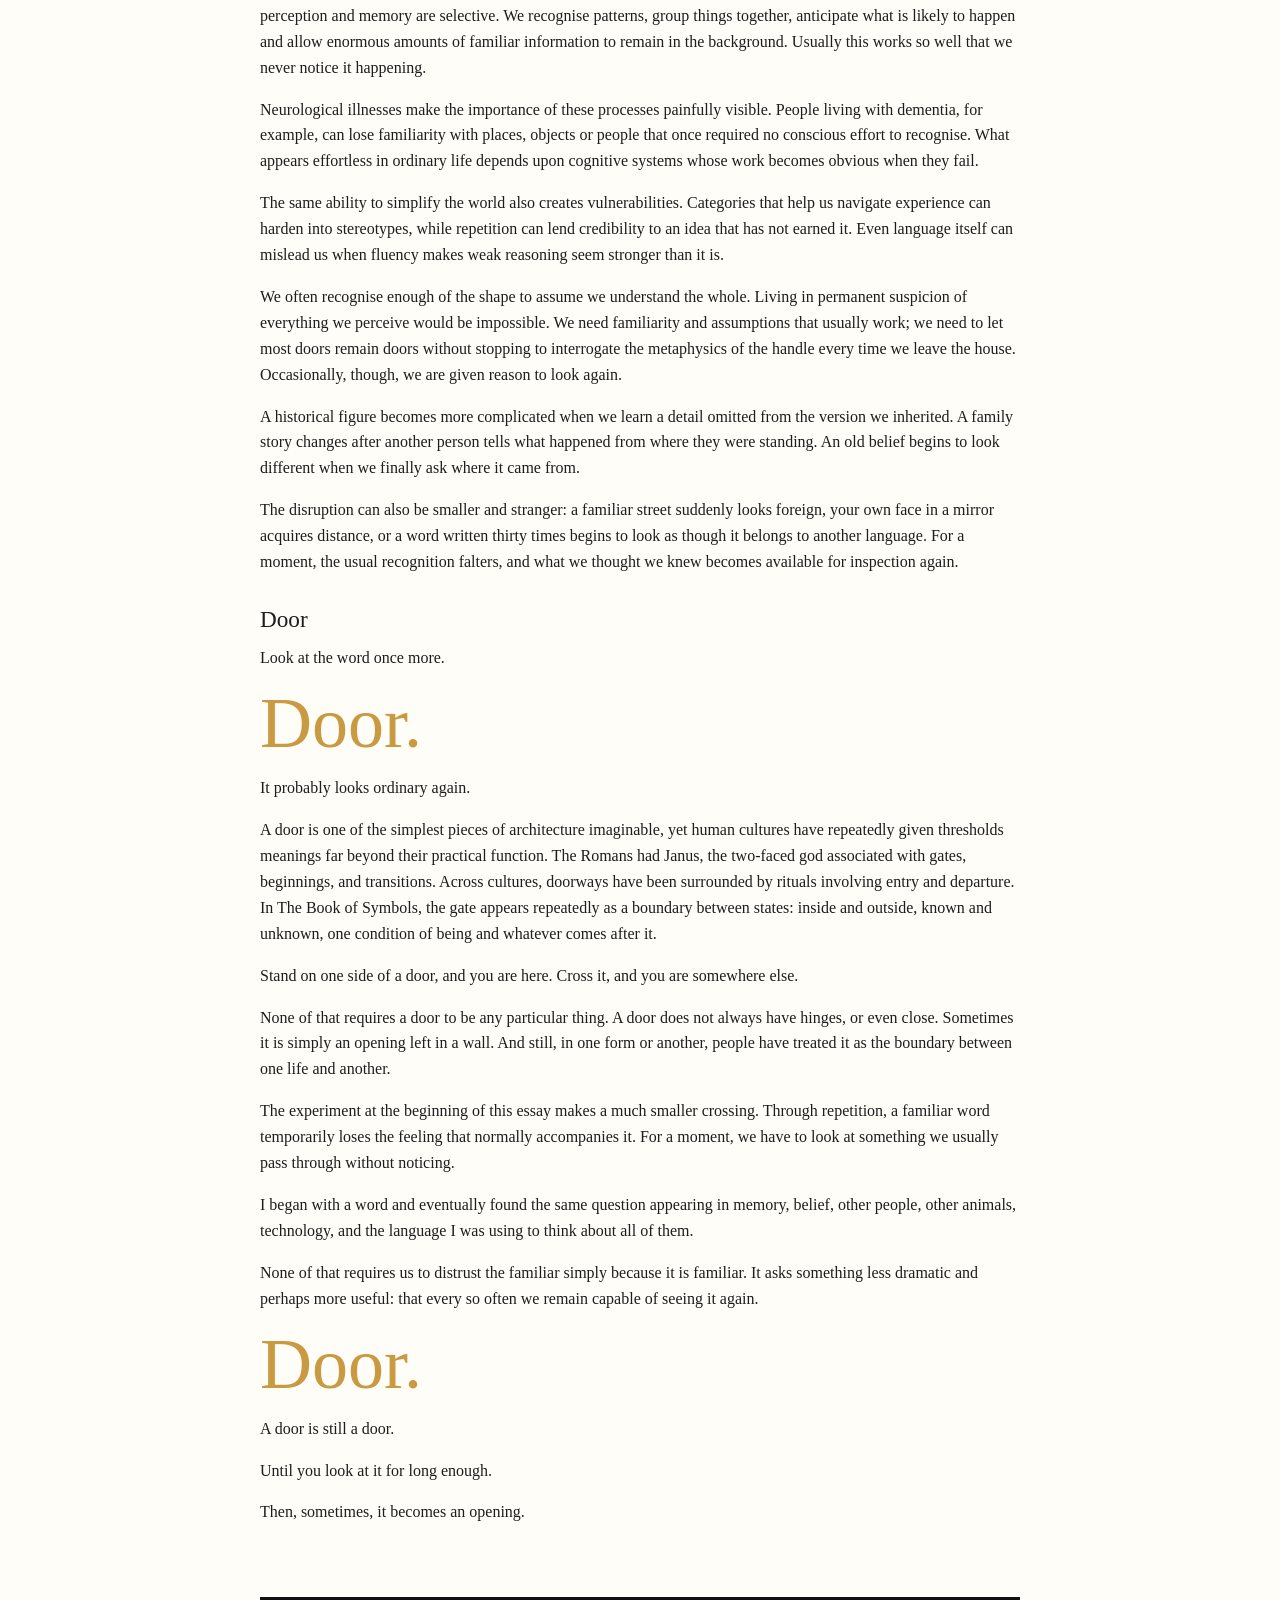
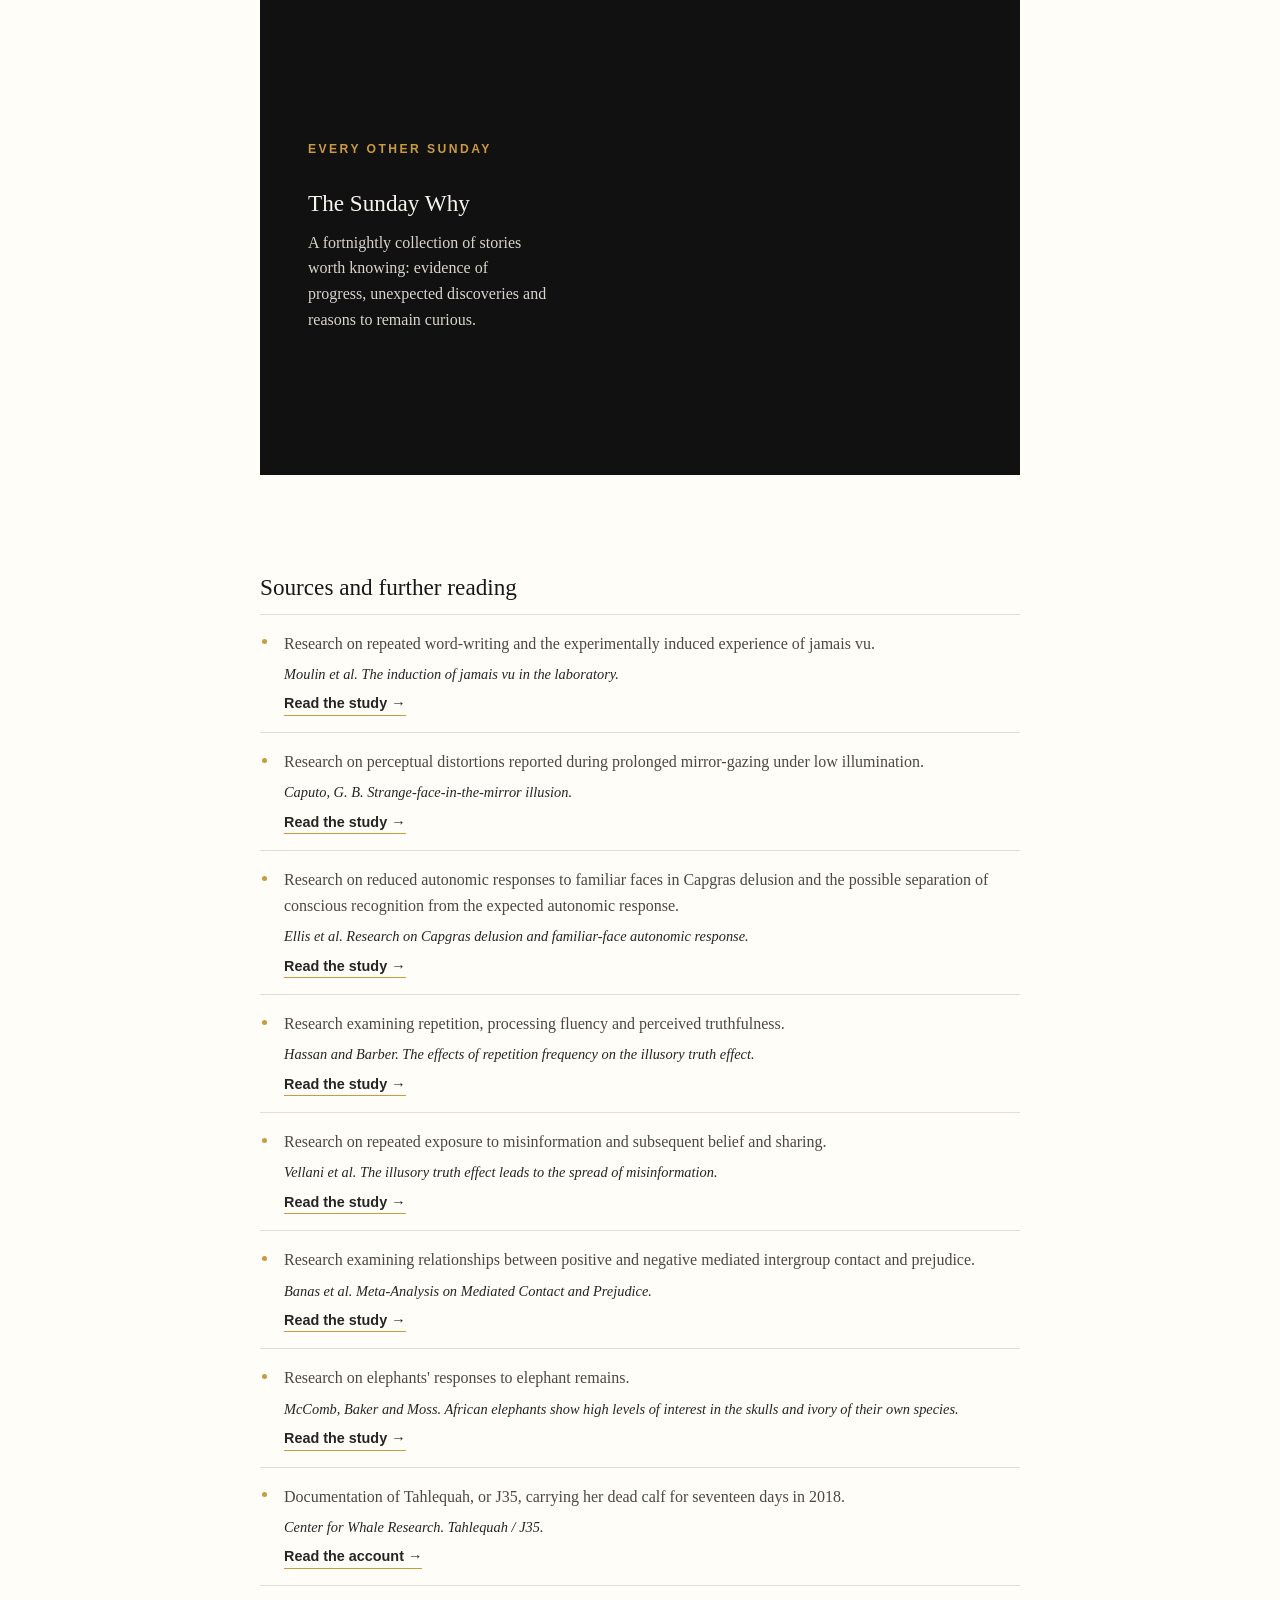
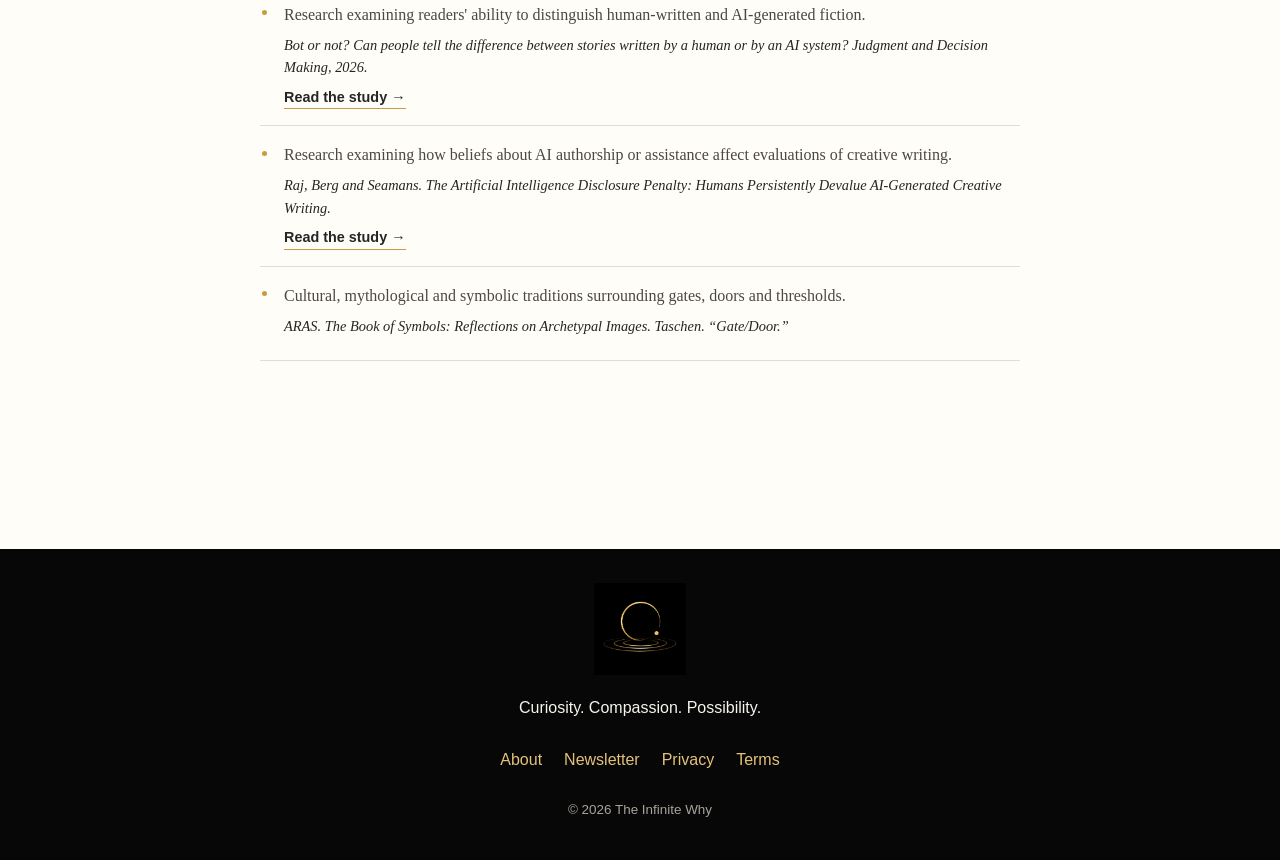
<file: articles/ordinary-astonishment/the-door-you-thought-you-knew.html>
<!DOCTYPE html>
<html lang="en">
<head>
    <meta charset="UTF-8">

    <meta
        name="viewport"
        content="width=device-width, initial-scale=1.0"
    >

    <meta
        name="description"
        content="On familiarity, déjà vu, jamais vu, and the strange distance between knowing something and feeling that we know it."
    >

    <title>
        The Door You Thought You Knew | The Infinite Why
    </title>

    <link rel="stylesheet" href="../../css/style.css">
    <link rel="stylesheet" href="../../css/ordinary-astonishment.css">

<style>
    .oa-door-handwriting {
        margin: 1.4rem auto 1.8rem;
        max-width: 720px;
    }

    .oa-door-handwriting img {
        display: block;
        width: 100%;
        height: auto;
    }

    @media (max-width: 760px) {
        .oa-door-handwriting {
            max-width: 100%;
            margin: 1.1rem auto 1.5rem;
        }
    }
</style>

</head>

<body class="ordinary-astonishment-article">

    <header class="site-header">

        <nav class="main-navigation" aria-label="Main navigation">

            <a class="brand-link" href="../../index.html">
                <img
                    class="navigation-logo"
                    src="../../images/branding/symbol-logo.png"
                    alt="The Infinite Why home"
                >
            </a>

            <button
                class="menu-button"
                type="button"
                aria-label="Open navigation menu"
                aria-expanded="false"
            >
                Menu
            </button>

            <ul class="navigation-links">
                <li>
                    <a href="../../index.html#proof-of-hope">Proof of Hope</a>
                </li>

                <li>
                    <a href="../../index.html#ordinary-astonishment">
                        Ordinary Astonishment
                    </a>
                </li>

                <li>
                    <a href="../../index.html#topics">Topics</a>
                </li>

                <li>
                    <a href="../../about.html">About</a>
                </li>

                <li>
                    <a href="../../index.html#search">Search</a>
                </li>
            </ul>

        </nav>

    </header>

    <main class="article-page">

        <article>

            <header class="article-header">

                <div class="article-header-inner">

                    <a
                        class="article-series"
                        href="../../index.html#ordinary-astonishment"
                    >
                        Ordinary Astonishment
                    </a>

                    <h1>The Door You Thought You Knew</h1>

                    <p class="article-standfirst">
                        On familiarity, déjà vu, jamais vu, and the strange distance between knowing something and feeling that we know it.
                    </p>

                    <div class="article-meta">
                        <span>By Lizzie I Bee</span>
                    </div>

                </div>

            </header>

            <figure class="article-hero oa-door-hero">

                <img
                    src="../../images/articles/ordinary-astonishment/the-door-you-thought-you-knew/door-you-thought-you-knew.png"
                    alt="A golden open door standing alone in a luminous, reflective landscape beneath a wide sky."
                >

            </figure>

            <div class="article-body">

<p><em>On déjà vu, jamais vu, and the curious ways familiarity shapes what we think we know.</em></p>
<p class="oa-door-word">Door.</p>
<p>Look at the word for a moment. You know what it means without having to think about it. Now write it down, then keep writing the same word for at least a minute.</p>


<figure class="oa-inline-image oa-door-handwriting">
    <img src="../../images/articles/ordinary-astonishment/the-door-you-thought-you-knew/door-handwriting.jpg"
         alt="The word door handwritten repeatedly across lined paper">
</figure>
<p>Somewhere past the twentieth or thirtieth repetition, something odd tends to happen. The letters start to look wrong. The two o's seem excessive, almost invented, and the word begins to loosen from the object it names. You still know perfectly well what a door is, and that <em>door</em> is the word for one. Yet for a few seconds it can begin to resemble gobbledygook, or a message written in a language you don't recognise.</p>
<p>This is a documented effect rather than a private glitch. In 2020, psychologist Chris Moulin and colleagues at the universities of Grenoble and St Andrews asked volunteers to copy familiar words repeatedly until they experienced something peculiar, or simply no longer wanted to continue. One of the words was <em>door</em>. About two-thirds of participants reported a strange sensation on at least one trial, most often after around thirty repetitions, roughly a minute of writing the same word.</p>
<p>The researchers called the experience <em>jamais vu</em>, French for "never seen". It is often described as a counterpart to déjà vu. With déjà vu, something new, or something we cannot remember encountering before, is accompanied by a powerful sense of familiarity. Jamais vu moves in the other direction: something we know feels temporarily strange.</p>
<p>That sounds straightforward until familiarity itself becomes the thing under examination.</p>
<p>A feeling of familiarity is not necessarily mistaken. You may recognise someone in a crowd without having any idea where you know them from, only to remember later that you worked together years ago.</p>
<p>At other times the feeling is harder to account for. Déjà vu can produce an intense sense that a present moment has happened before, even when no memory can be found to explain the feeling. Science can investigate when déjà vu occurs, what happens in memory and recognition, and which neurological processes accompany it. Human beings have nevertheless attached many other explanations to the experience, including reincarnation, precognition and unconventional ideas about memory. The experience of déjà vu does not, by itself, provide evidence for reincarnation, precognition or any other metaphysical explanation.</p>
<p>Even so, I am reluctant to treat the limits of scientific explanation as the point at which curiosity must stop. Science can describe mechanisms and patterns without necessarily settling every philosophical question we attach to the experience.</p>
<p>Jamais vu creates a different disturbance. Here the familiar itself becomes strange.</p>
<p>And words are not the only things capable of doing that.</p>
<h2>The stranger in the mirror</h2>
<p>A different experiment involves something considerably more intimate than a word: your own face.</p>
<p>In 2010, psychologist Giovanni Caputo reported what he called the <em>strange-face-in-the-mirror illusion</em>. Participants sat in a dimly lit room and gazed at their own reflected faces. Within about a minute, many began seeing distortions. After prolonged gazing, some reported an unfamiliar face, the altered face of somebody they knew, an animal, or other startling transformations.</p>
<p>This is not jamais vu. The perceptual mechanisms being studied are different. What makes the experiment relevant here is the object undergoing the transformation.</p>
<p>Your own face should surely rank among the most familiar things you possess, yet even that familiarity is less stable than it seems.</p>
<p>There is a peculiar quality to looking directly into your own eyes for long enough, even outside an experiment. Most of the time we glance at a mirror for practical reasons and move on. If you remain there and keep looking into your own eyes, the familiarity of the face can begin to loosen. Instead of simply recognising yourself, you may become acutely aware that you are looking at a face at all, one that is both intimately yours and, for a moment, oddly separate from the person doing the looking.</p>
<p>Who exactly is this person?</p>
<p>Caputo's research cannot answer that question. It belongs somewhere else, closer to philosophy and the strange problem of being both the person who experiences the world and something within the world that can be looked at.</p>
<p>What interests me is how little it sometimes takes to put distance between us and something we thought could never become unfamiliar.</p>
<h2>Familiarity</h2>
<p>We talk about familiarity as though it were one of the qualities an object possesses. A familiar face. A familiar house. A familiar song.</p>
<p>Of course, objects and places can contain details that genuinely help us recognise them. A childhood home may still have the crack made by a badly aimed ball, an uneven step you tripped over repeatedly, a mark in a wall, or an object built by someone you loved. Those details belong to the place and may identify it immediately.</p>
<p>The feeling accompanying recognition depends on more than the object itself.</p>
<p>A recording of a song can remain unchanged for decades while its associations accumulate. A song linked to someone we loved may continue to carry the warmth of that memory even after death, separation, or time has added grief, regret, or distance to it. The music remains the same; what it evokes can become more complicated.</p>
<p>That is part of what makes familiarity difficult to pin down. Previous encounters matter, but so do memory, association and whatever has happened since.</p>
<p>Recognition can also behave in ways that expose processes we normally experience as one seamless act. Studies of people with Capgras delusion have shown that someone may consciously recognise a familiar face while failing to show the usual autonomic response associated with seeing someone known to them. The person may know exactly who they are looking at while something about the expected feeling of familiarity is disturbed.</p>
<p>Familiarity, recognition and memory overlap so thoroughly in everyday life that we rarely notice the distinctions among them. What interests researchers are the moments when those processes no longer line up in the usual way.</p>
<p>A familiar face may remain familiar while the name refuses to arrive. A feeling of recognition may appear first and turn out to have been accurate. Déjà vu can produce familiarity without a retrievable memory to explain it.</p>
<p>The more closely you examine it, the less neatly the pieces arrange themselves.</p>
<h2>The Penumbra of Knowing</h2>
<p>There are things you almost certainly believe but cannot remember how you came to believe them. There are things we know without remembering when we first came to know them. Trying to give examples is strangely difficult, because the moment I choose one, somebody else may be able to locate it precisely in their own history. Perhaps I could too, if I thought about it for long enough.</p>
<p>Then there are assumptions whose histories are harder to reconstruct. Ideas about other people, about events in the past, about what is normal or threatening, respectable or shameful, may have reached us through family, school, culture, politics, religion, media, experience, or some mixture we could no longer untangle if we tried. Some survive close examination. Others do not.</p>
<p>Repetition can complicate matters further because a claim heard often enough may eventually acquire the feeling of something long known.</p>
<p><em>Of course.</em></p>
<p>It is an interesting phrase: it can mean the evidence is overwhelming, or mark the point at which we have stopped asking where the belief came from.</p>
<p>Psychologists have studied one mechanism that may contribute to this. The <em>illusory truth effect</em> describes the tendency for repeated statements to be judged as more truthful than unfamiliar ones. The effect has limits. Prior knowledge, plausibility and context matter, and people do not simply believe everything they hear repeatedly. Even so, repetition can influence judgements of truth.</p>
<p>One explanation involves <em>processing fluency</em>. Information encountered before is often easier for the mind to process, and that ease can contribute to a sense that the information is credible.</p>
<h2>The room with a thousand doors</h2>
<p>A claim appears on your phone and disappears with the next swipe. Later you hear an echo of it in a video. You encounter it again in a screenshot, then in commentary about the screenshot, and eventually somebody you trust shares another version of the same story.</p>
<p>After a while, it can become difficult to remember how many genuinely independent sources you have encountered. What feels like corroboration may sometimes be the same claim travelling through different people, platforms and contexts.</p>
<p>Studies of repeated misinformation give us reason to take this seriously. Encountering a false claim more than once can increase its perceived accuracy and, under some conditions, people's willingness to share it.</p>
<p>The internet did not invent selection or sensationalism. Newspapers, broadcasters and other forms of media have always decided what becomes a story, which angle leads, whose voice appears, which image is chosen and what is left outside the frame. Digital media adds a further layer. Algorithms can influence which fragments we encounter repeatedly, while social platforms have commercial reasons to value attention, engagement and return visits.</p>
<p>An idea can therefore become familiar for reasons that have very little to do with its importance or truth.</p>
<p>The same technologies have also given us extraordinary access to lives unfolding far beyond our own immediate world. Someone living thousands of kilometres away no longer has to exist for us only as a name on a map or as whatever our own culture has told us about them.</p>
<p>What reaches us may be entirely real without being representative. Every photograph, story or recording captures a particular person or event from a particular point of view and at a particular moment. Repeated exposure to a narrow selection of those moments can nevertheless begin to shape what we think we know about the whole.</p>
<p>My own feeds rarely offer an uncomplicated view of ordinary human life elsewhere. I see war, grief, political fury, suffering and division. I see people becoming increasingly convinced of the depravity of whichever group stands opposite them. Occasionally a story of cooperation, discovery or ordinary human decency appears, and its rarity is almost part of what makes me notice it. More than once I have gone looking for such a story in mainstream coverage and wondered why information that widened what I could see of the situation was so difficult to find.</p>
<p>That does not mean hopeful stories are deliberately being hidden, nor that social media offers some purer reality. It means that every view of the world reaches us through acts of selection.</p>
<p>Perhaps the question is not only how much of the world we can see, but what keeps being placed before us.</p>
<h2>When strangers acquire faces</h2>
<p>We are living through a peculiar contradiction. Fragments of individual human experience are available to us on a scale previous generations could scarcely have imagined, while the technologies carrying those fragments can also intensify stereotypes and division.</p>
<p>A nationality can still be discussed as though millions of people possess one mind. A religion can be reduced to whatever its most frightening representatives said this week. Political opponents can be reduced to a collection of their worst examples.</p>
<p>Individual lives rarely fit as neatly into the versions of them that reach us.</p>
<p>Research into mediated intergroup contact suggests that encounters with people perceived as belonging to another group can, under some circumstances, reduce prejudice. There is something hopeful in that finding, but exposure has no single direction. If most of what reaches us from a place is war, extremism, political conflict, or suffering, those images may form our most familiar version of that place. We can see more of one another than any previous generation and still know one another through a narrow selection of moments.</p>
<p>Research on intergroup contact does not suggest that encountering another person reliably dissolves prejudice. Clearly it does not. But stereotypes can become harder to preserve unchanged when experience keeps supplying individuals who fail to behave according to them.</p>
<p>Someone who had existed only as <em>one of those people</em> begins to emerge as an individual whose life does not fit comfortably inside the generalisation. The generalisation may survive, but it has been disturbed.</p>
<p>And the question of recognising another life does not necessarily stop with our own species.</p>
<p>Elephants have been observed showing sustained interest in the bodies and bones of dead members of their species. In 2018, an orca known as Tahlequah carried her dead calf for at least seventeen days and roughly a thousand miles.</p>
<p>Scientists are appropriately cautious when describing the internal emotional lives of other animals. Behaviour can be observed; subjective experience cannot be directly inspected. Anthropomorphism is a legitimate concern because human beings are very capable of seeing ourselves where the evidence does not justify it.</p>
<p>I understand that caution. I am less certain that anthropomorphism is the only mistake available to us.</p>
<p>Science cannot tell us what Tahlequah experienced internally. Calling her behaviour grief is therefore an interpretation, and some researchers would resist the word for precisely that reason. I find it the most convincing interpretation, even while I accept that I cannot know what the experience felt like from inside an orca's mind.</p>
<p>The animal does not have to grieve exactly as I do before the possibility of grief deserves to be taken seriously.</p>
<h2>When the writing became unfamiliar</h2>
<p>An unexpectedly appropriate problem arose while I was working on this essay.</p>
<p>At points I had leaned on AI as an aid in research and editing. Somewhere during that process, the writing became extraordinarily polished. Arguments seemed to move effortlessly from one idea to the next. Metaphors appeared in exactly the right places. Paragraphs ended with satisfying conclusions. The whole piece seemed coherent enough that, at first, I hardly noticed where some of that coherence was only apparent.</p>
<p>Then I began looking at individual sentences.</p>
<p>A metaphor sounded profound until I tried to explain what it actually meant. Ideas sat beside one another because they produced a satisfying rhythm rather than because they belonged to a defensible category. A conclusion could arrive elegantly from a premise that had never properly been established.</p>
<p>Some of the writing was beautiful.</p>
<p>Some of it was beautifully wrong.</p>
<p>There was an irony in discovering this while writing about familiarity. I had become familiar with the essay as a finished object, and its fluency had helped persuade me that I understood what it was saying.</p>
<p>Then I asked AI to make the prose sound more human, which made the experiment more disorienting still. The result often sounded less like me. Some passages became painfully plain. In others, the language remained plausible while the reasoning became weaker, as though the surface had survived after parts of the structure underneath it had been removed.</p>
<p>Eventually I stopped asking how human the prose sounded and began reading it slowly enough to ask a more useful question: did I actually believe what each sentence was saying?</p>
<p>That meant checking whether the metaphors made sense, whether the examples supported the argument, whether supposedly related ideas really belonged together, and whether I would stand behind the sentence if somebody asked me to explain it.</p>
<p>There is an unsettling resonance in the word <em>hallucination</em>, which is also used for certain failures of generative AI. The term is metaphorical: a human hallucination is a sensory experience, while a language model has no subjective experience to hallucinate. Yet the borrowed word catches at a resemblance. Generative AI can produce false or unsupported information with extraordinary fluency, giving coherence to material that does not correspond to reality.</p>
<p>A piece of writing can carry every outward signal of coherence and still be wrong, and this is hardly unique to machines. People are drawn to patterns, categories, symmetry and explanations. We use analogy and metaphor, and we like arguments that resolve. We are capable of forcing unruly reality into shapes that are easier to understand, and sometimes easier to tolerate. Large language models did not invent those habits. They learned them from us.</p>
<p>Research into whether readers can tell human and AI writing apart makes the boundary harder to locate. In a 2026 study published in <em>Judgment and Decision Making</em>, participants trying to distinguish human-written stories from AI-generated ones performed at or below chance. In one experiment, 39.39 percent correctly identified which story had been written by a human and which by AI; in another, performance was essentially at chance.</p>
<p>Other research suggests that people may rate creative work differently once they believe AI produced or assisted it, even when the words themselves have not changed.</p>
<p>Our judgement of a piece can therefore shift when its presumed origin changes.</p>
<p>Once I became familiar with the rhetorical habits I associated with AI, I began finding them everywhere, including in unquestionably human writing and in my own habits from long before I ever used a language model.</p>
<p>I love metaphor and rhythm, and I like returning to an image at the end of an essay. Those things do not belong to machines. What I had to relearn was the difference between language that gives an idea shape and language that hides the fact that the idea has none.</p>
<h2>Looking again</h2>
<p>There is a larger problem underneath all of this.</p>
<p>The world contains far more information than any mind could examine individually. We survive partly because perception and memory are selective. We recognise patterns, group things together, anticipate what is likely to happen and allow enormous amounts of familiar information to remain in the background. Usually this works so well that we never notice it happening.</p>
<p>Neurological illnesses make the importance of these processes painfully visible. People living with dementia, for example, can lose familiarity with places, objects or people that once required no conscious effort to recognise. What appears effortless in ordinary life depends upon cognitive systems whose work becomes obvious when they fail.</p>
<p>The same ability to simplify the world also creates vulnerabilities. Categories that help us navigate experience can harden into stereotypes, while repetition can lend credibility to an idea that has not earned it. Even language itself can mislead us when fluency makes weak reasoning seem stronger than it is.</p>
<p>We often recognise enough of the shape to assume we understand the whole. Living in permanent suspicion of everything we perceive would be impossible. We need familiarity and assumptions that usually work; we need to let most doors remain doors without stopping to interrogate the metaphysics of the handle every time we leave the house. Occasionally, though, we are given reason to look again.</p>
<p>A historical figure becomes more complicated when we learn a detail omitted from the version we inherited. A family story changes after another person tells what happened from where they were standing. An old belief begins to look different when we finally ask where it came from.</p>
<p>The disruption can also be smaller and stranger: a familiar street suddenly looks foreign, your own face in a mirror acquires distance, or a word written thirty times begins to look as though it belongs to another language. For a moment, the usual recognition falters, and what we thought we knew becomes available for inspection again.</p>
<h2>Door</h2>
<p>Look at the word once more.</p>
<p class="oa-door-word">Door.</p>
<p>It probably looks ordinary again.</p>
<p>A door is one of the simplest pieces of architecture imaginable, yet human cultures have repeatedly given thresholds meanings far beyond their practical function. The Romans had Janus, the two-faced god associated with gates, beginnings, and transitions. Across cultures, doorways have been surrounded by rituals involving entry and departure. In The Book of Symbols, the gate appears repeatedly as a boundary between states: inside and outside, known and unknown, one condition of being and whatever comes after it.</p>
<p>Stand on one side of a door, and you are here. Cross it, and you are somewhere else.</p>
<p>None of that requires a door to be any particular thing. A door does not always have hinges, or even close. Sometimes it is simply an opening left in a wall. And still, in one form or another, people have treated it as the boundary between one life and another.</p>
<p>The experiment at the beginning of this essay makes a much smaller crossing. Through repetition, a familiar word temporarily loses the feeling that normally accompanies it. For a moment, we have to look at something we usually pass through without noticing.</p>
<p>I began with a word and eventually found the same question appearing in memory, belief, other people, other animals, technology, and the language I was using to think about all of them.</p>
<p>None of that requires us to distrust the familiar simply because it is familiar. It asks something less dramatic and perhaps more useful: that every so often we remain capable of seeing it again.</p>
<p class="oa-door-word">Door.</p>
<p>A door is still a door.</p>
<p>Until you look at it for long enough.</p>
<p>Then, sometimes, it becomes an opening.</p>

<section class="oa-newsletter">
    <div class="oa-newsletter-copy">
        <p class="oa-newsletter-kicker">Every other Sunday</p>
        <h2>The Sunday Why</h2>
        <p>
            A fortnightly collection of stories worth knowing:
            evidence of progress, unexpected discoveries and reasons
            to remain curious.
        </p>
    </div>

    <div class="oa-newsletter-embed-wrap">
        <iframe
            class="oa-newsletter-embed"
            src="https://theinfinitewhyproject.substack.com/embed"
            title="Subscribe to The Infinite Why newsletter"
            scrolling="no">
        </iframe>
    </div>
</section>

<section class="oa-sources" aria-labelledby="oa-sources-title">
    <h2 id="oa-sources-title">Sources and further reading</h2>
    <ul>
                        <li>
                            <p class="oa-source-description">Research on repeated word-writing and the experimentally induced experience of jamais vu.</p>
                            <cite>Moulin et al. <em>The induction of jamais vu in the laboratory.</em></cite>
                            <a class="oa-source-link" href="https://research-portal.st-andrews.ac.uk/en/publications/the-the-the-the-induction-of-jamais-vu-in-the-laboratory-word-ali/" target="_blank" rel="noopener noreferrer">Read the study →</a>
                        </li>
                        <li>
                            <p class="oa-source-description">Research on perceptual distortions reported during prolonged mirror-gazing under low illumination.</p>
                            <cite>Caputo, G. B. <em>Strange-face-in-the-mirror illusion.</em></cite>
                            <a class="oa-source-link" href="https://pubmed.ncbi.nlm.nih.gov/20842976/" target="_blank" rel="noopener noreferrer">Read the study →</a>
                        </li>
                        <li>
                            <p class="oa-source-description">Research on reduced autonomic responses to familiar faces in Capgras delusion and the possible separation of conscious recognition from the expected autonomic response.</p>
                            <cite>Ellis et al. Research on Capgras delusion and familiar-face autonomic response.</cite>
                            <a class="oa-source-link" href="https://pmc.ncbi.nlm.nih.gov/articles/PMC1688551/" target="_blank" rel="noopener noreferrer">Read the study →</a>
                        </li>
                        <li>
                            <p class="oa-source-description">Research examining repetition, processing fluency and perceived truthfulness.</p>
                            <cite>Hassan and Barber. <em>The effects of repetition frequency on the illusory truth effect.</em></cite>
                            <a class="oa-source-link" href="https://pmc.ncbi.nlm.nih.gov/articles/PMC8116821/" target="_blank" rel="noopener noreferrer">Read the study →</a>
                        </li>
                        <li>
                            <p class="oa-source-description">Research on repeated exposure to misinformation and subsequent belief and sharing.</p>
                            <cite>Vellani et al. <em>The illusory truth effect leads to the spread of misinformation.</em></cite>
                            <a class="oa-source-link" href="https://pmc.ncbi.nlm.nih.gov/articles/PMC10636596/" target="_blank" rel="noopener noreferrer">Read the study →</a>
                        </li>
                        <li>
                            <p class="oa-source-description">Research examining relationships between positive and negative mediated intergroup contact and prejudice.</p>
                            <cite>Banas et al. <em>Meta-Analysis on Mediated Contact and Prejudice.</em></cite>
                            <a class="oa-source-link" href="https://academic.oup.com/hcr/article-abstract/46/2-3/120/5840403" target="_blank" rel="noopener noreferrer">Read the study →</a>
                        </li>
                        <li>
                            <p class="oa-source-description">Research on elephants' responses to elephant remains.</p>
                            <cite>McComb, Baker and Moss. <em>African elephants show high levels of interest in the skulls and ivory of their own species.</em></cite>
                            <a class="oa-source-link" href="https://pmc.ncbi.nlm.nih.gov/articles/PMC1617198/" target="_blank" rel="noopener noreferrer">Read the study →</a>
                        </li>
                        <li>
                            <p class="oa-source-description">Documentation of Tahlequah, or J35, carrying her dead calf for seventeen days in 2018.</p>
                            <cite>Center for Whale Research. Tahlequah / J35.</cite>
                            <a class="oa-source-link" href="https://www.whaleresearch.com/j35" target="_blank" rel="noopener noreferrer">Read the account →</a>
                        </li>
                        <li>
                            <p class="oa-source-description">Research examining readers' ability to distinguish human-written and AI-generated fiction.</p>
                            <cite><em>Bot or not? Can people tell the difference between stories written by a human or by an AI system?</em> <em>Judgment and Decision Making</em>, 2026.</cite>
                            <a class="oa-source-link" href="https://www.cambridge.org/core/journals/judgment-and-decision-making/article/bot-or-not-can-people-tell-the-difference-between-stories-written-by-a-human-or-by-an-ai-system/45E6DC0BB90AA648654D5AE243F6C667" target="_blank" rel="noopener noreferrer">Read the study →</a>
                        </li>
                        <li>
                            <p class="oa-source-description">Research examining how beliefs about AI authorship or assistance affect evaluations of creative writing.</p>
                            <cite>Raj, Berg and Seamans. <em>The Artificial Intelligence Disclosure Penalty: Humans Persistently Devalue AI-Generated Creative Writing.</em></cite>
                            <a class="oa-source-link" href="https://pubmed.ncbi.nlm.nih.gov/41505277/" target="_blank" rel="noopener noreferrer">Read the study →</a>
                        </li>
                        <li>
                            <p class="oa-source-description">Cultural, mythological and symbolic traditions surrounding gates, doors and thresholds.</p>
                            <cite>ARAS. <em>The Book of Symbols: Reflections on Archetypal Images.</em> Taschen. “Gate/Door.”</cite>
                        </li>
    </ul>
</section>

            </div>

        </article>

    </main>

    <footer class="site-footer">

        <div class="section-inner">

            <img
                class="footer-logo"
                src="../../images/branding/symbol-logo.png"
                alt=""
            >

            <p>Curiosity. Compassion. Possibility.</p>

            <nav aria-label="Footer navigation">
                <a href="../../about.html">About</a>
                <a href="../../pages/newsletter.html">Newsletter</a>
                <a href="../../pages/privacy.html">Privacy</a>
                <a href="../../pages/terms.html">Terms</a>
            </nav>

            <p>© 2026 The Infinite Why</p>

        </div>

    </footer>

    <script src="../../js/main.js"></script>

</body>
</html>
</file>
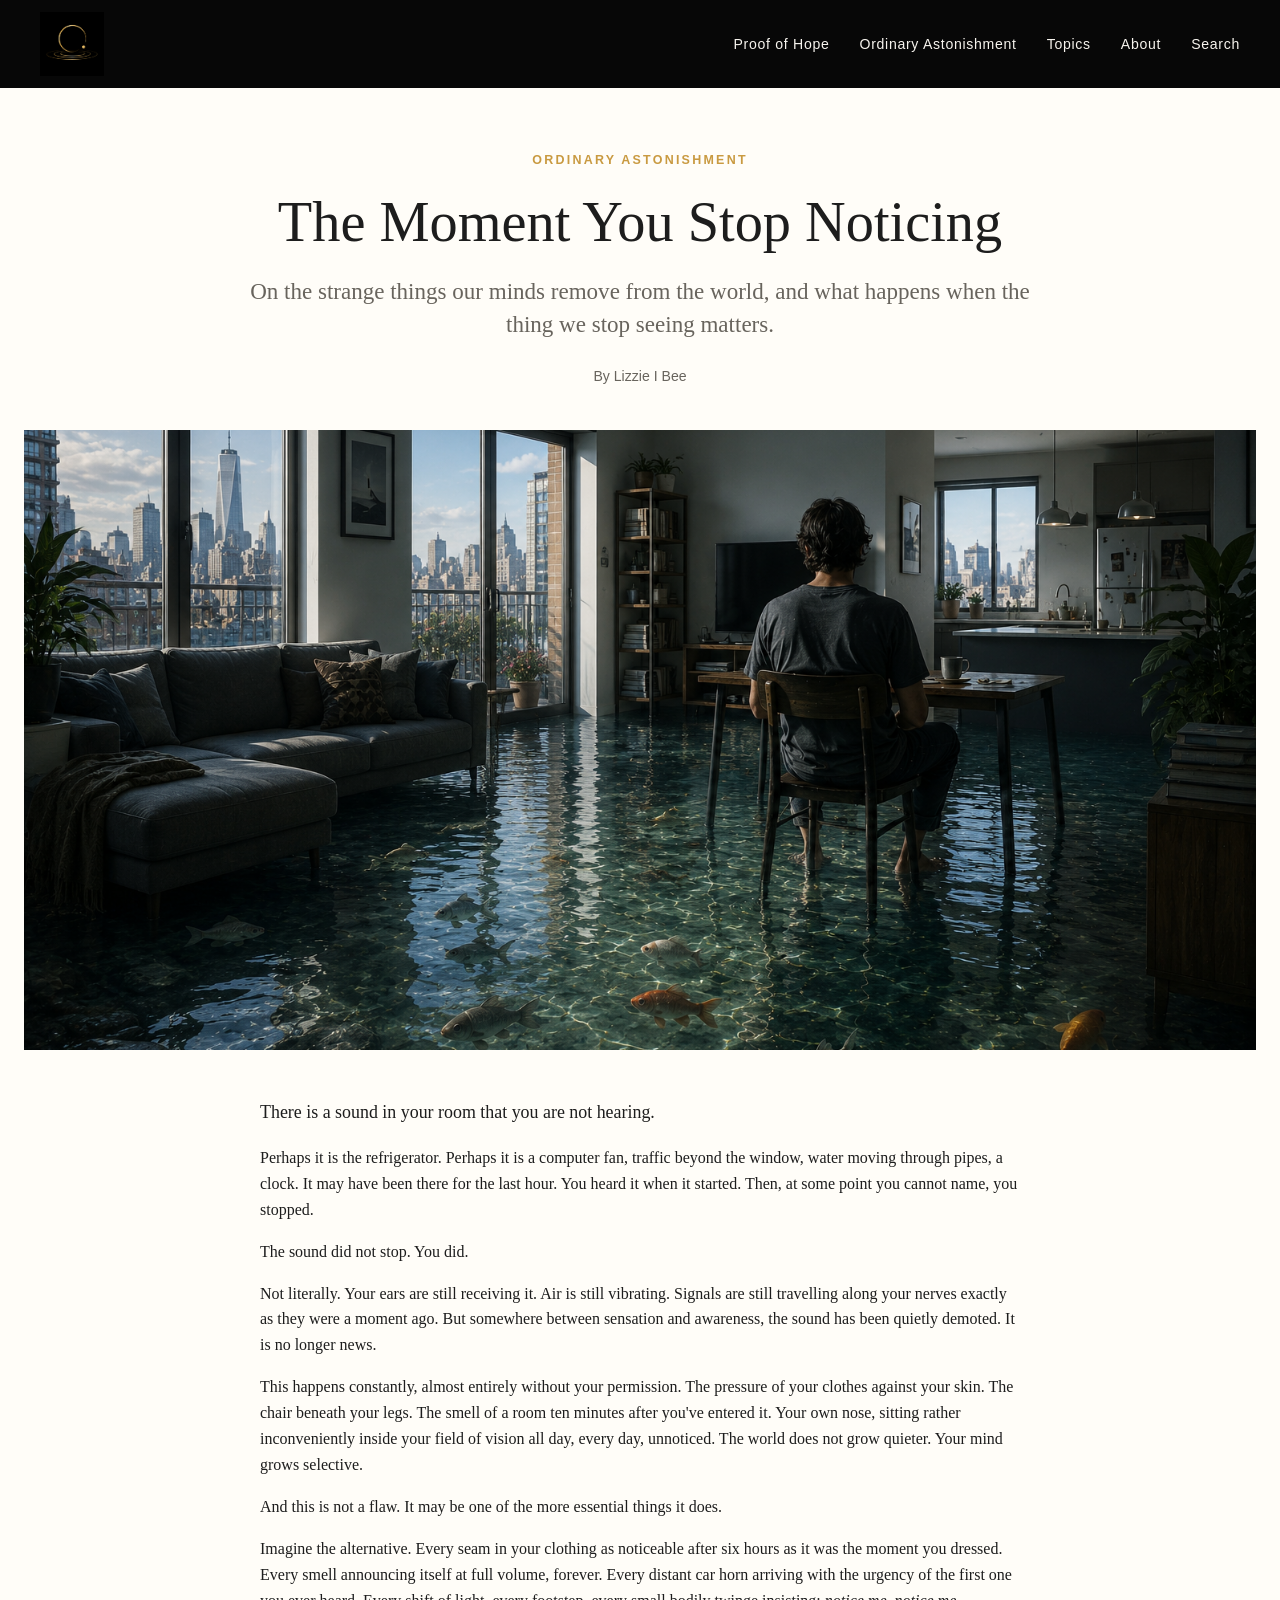
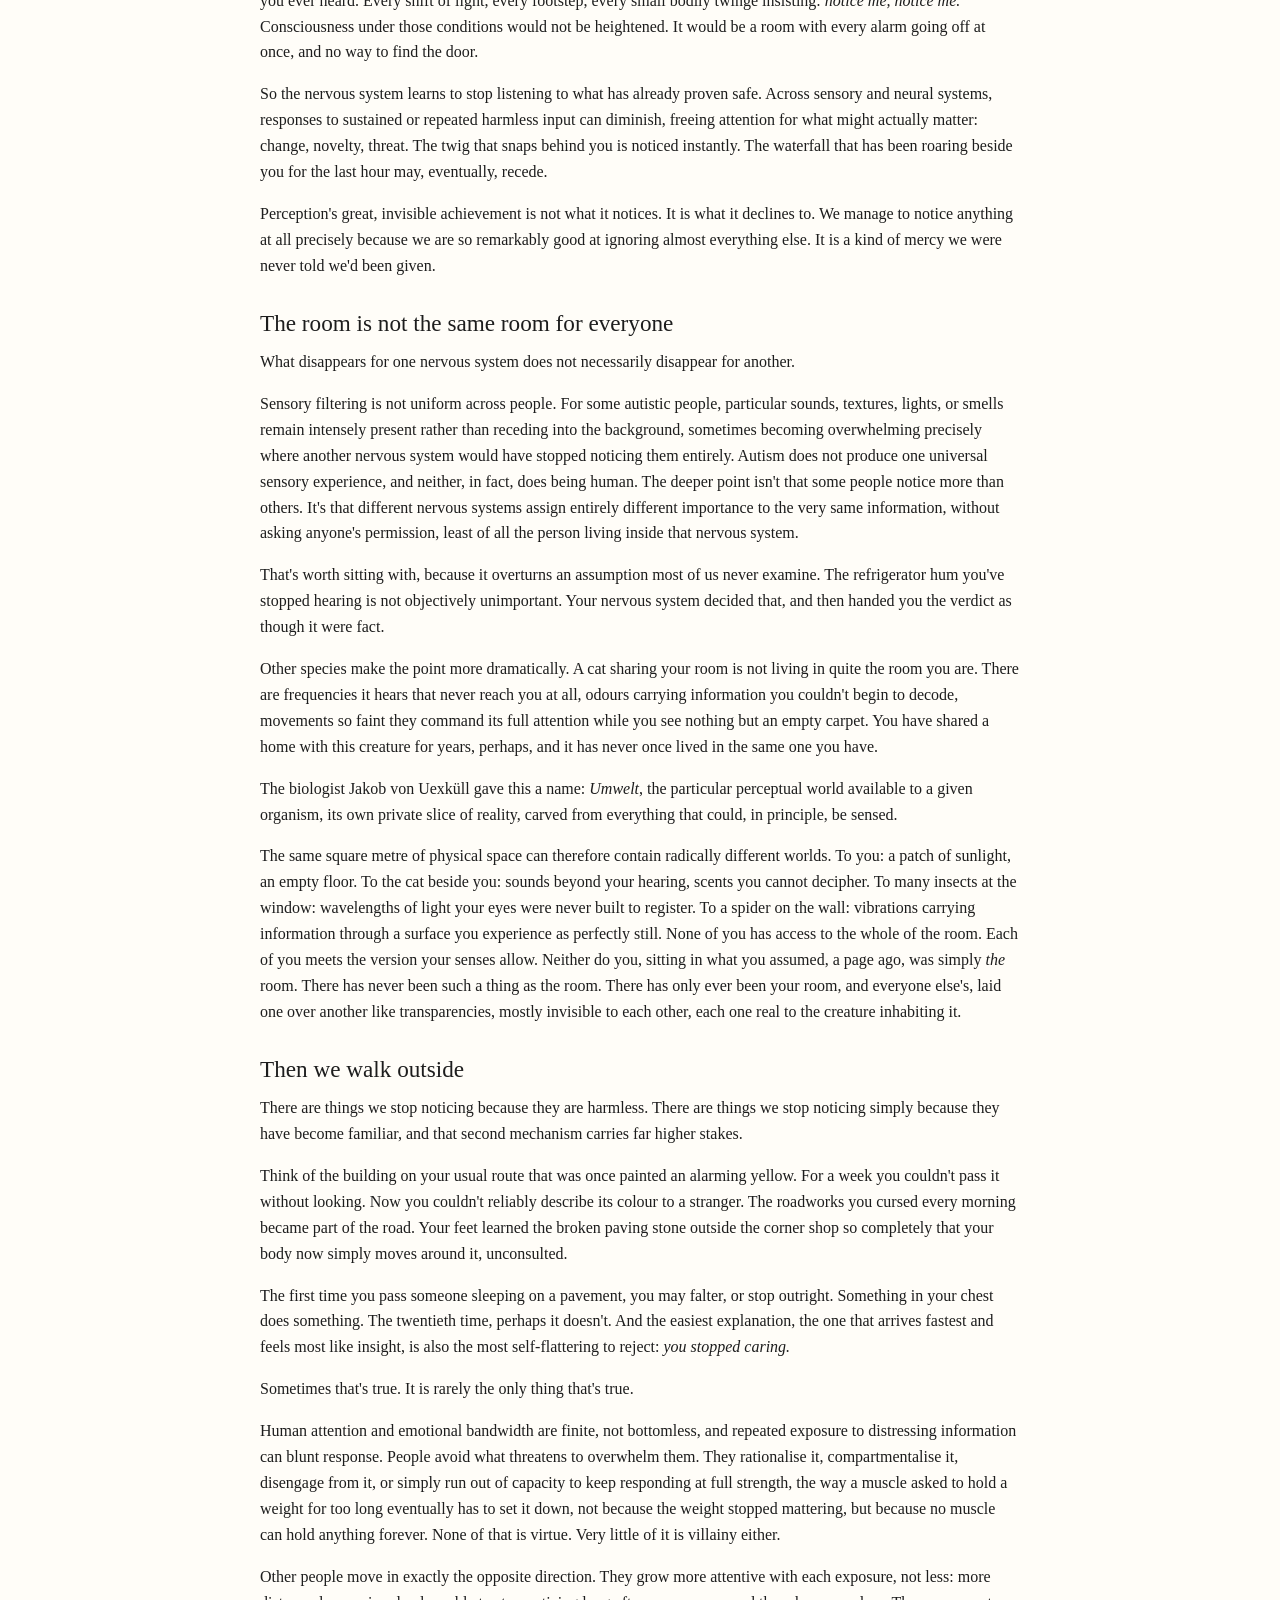
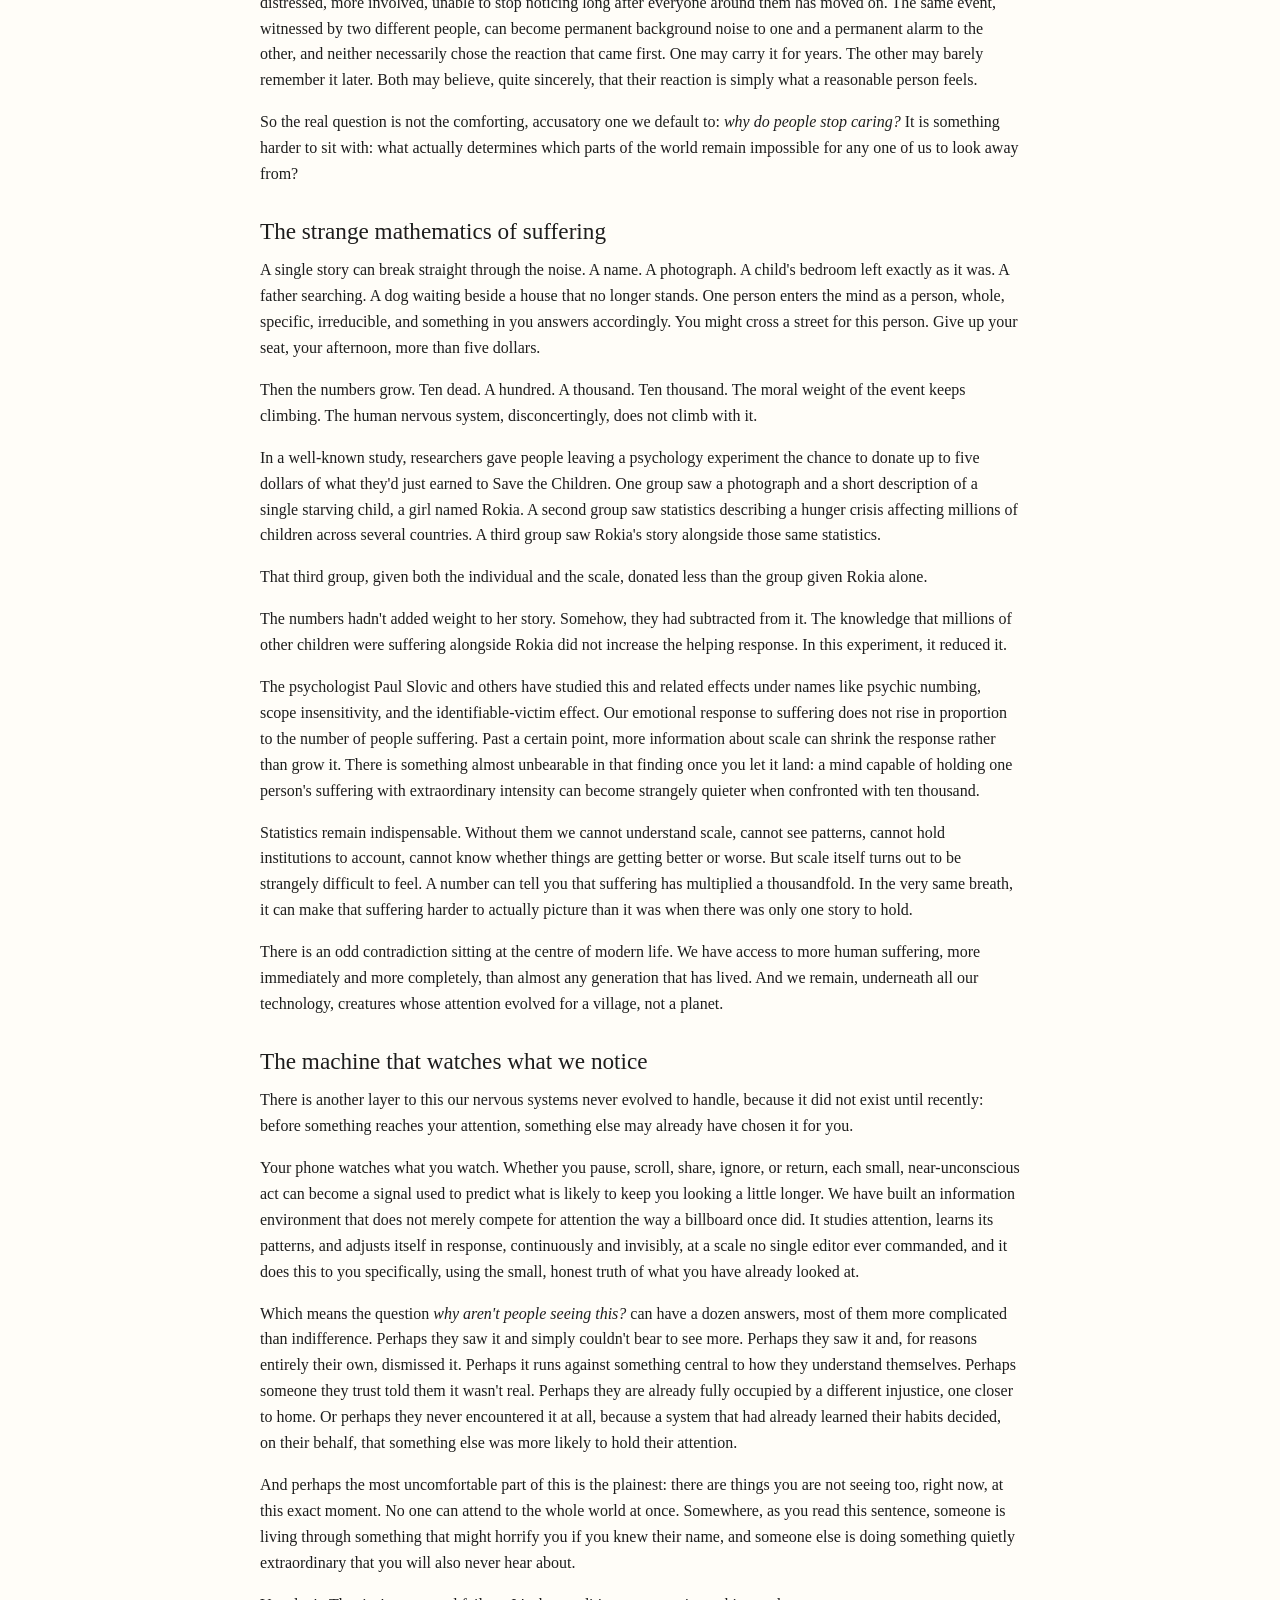
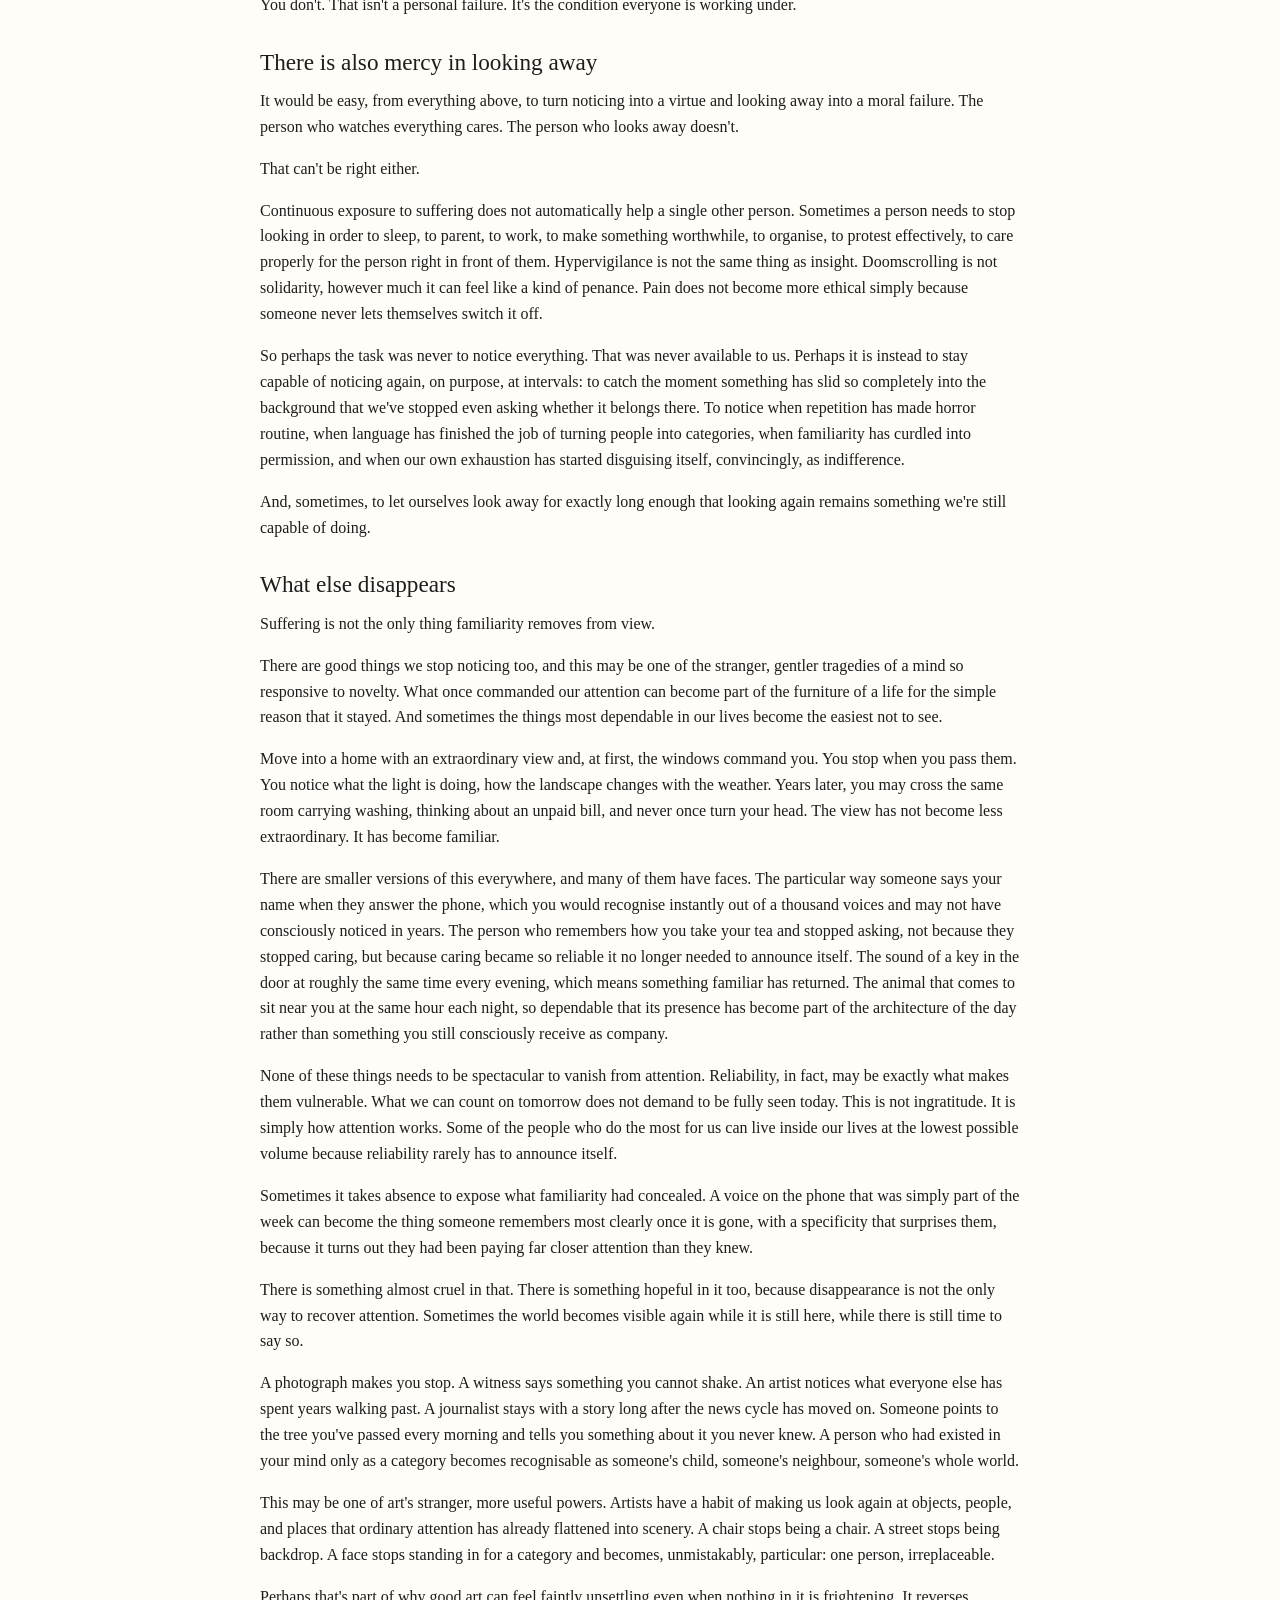
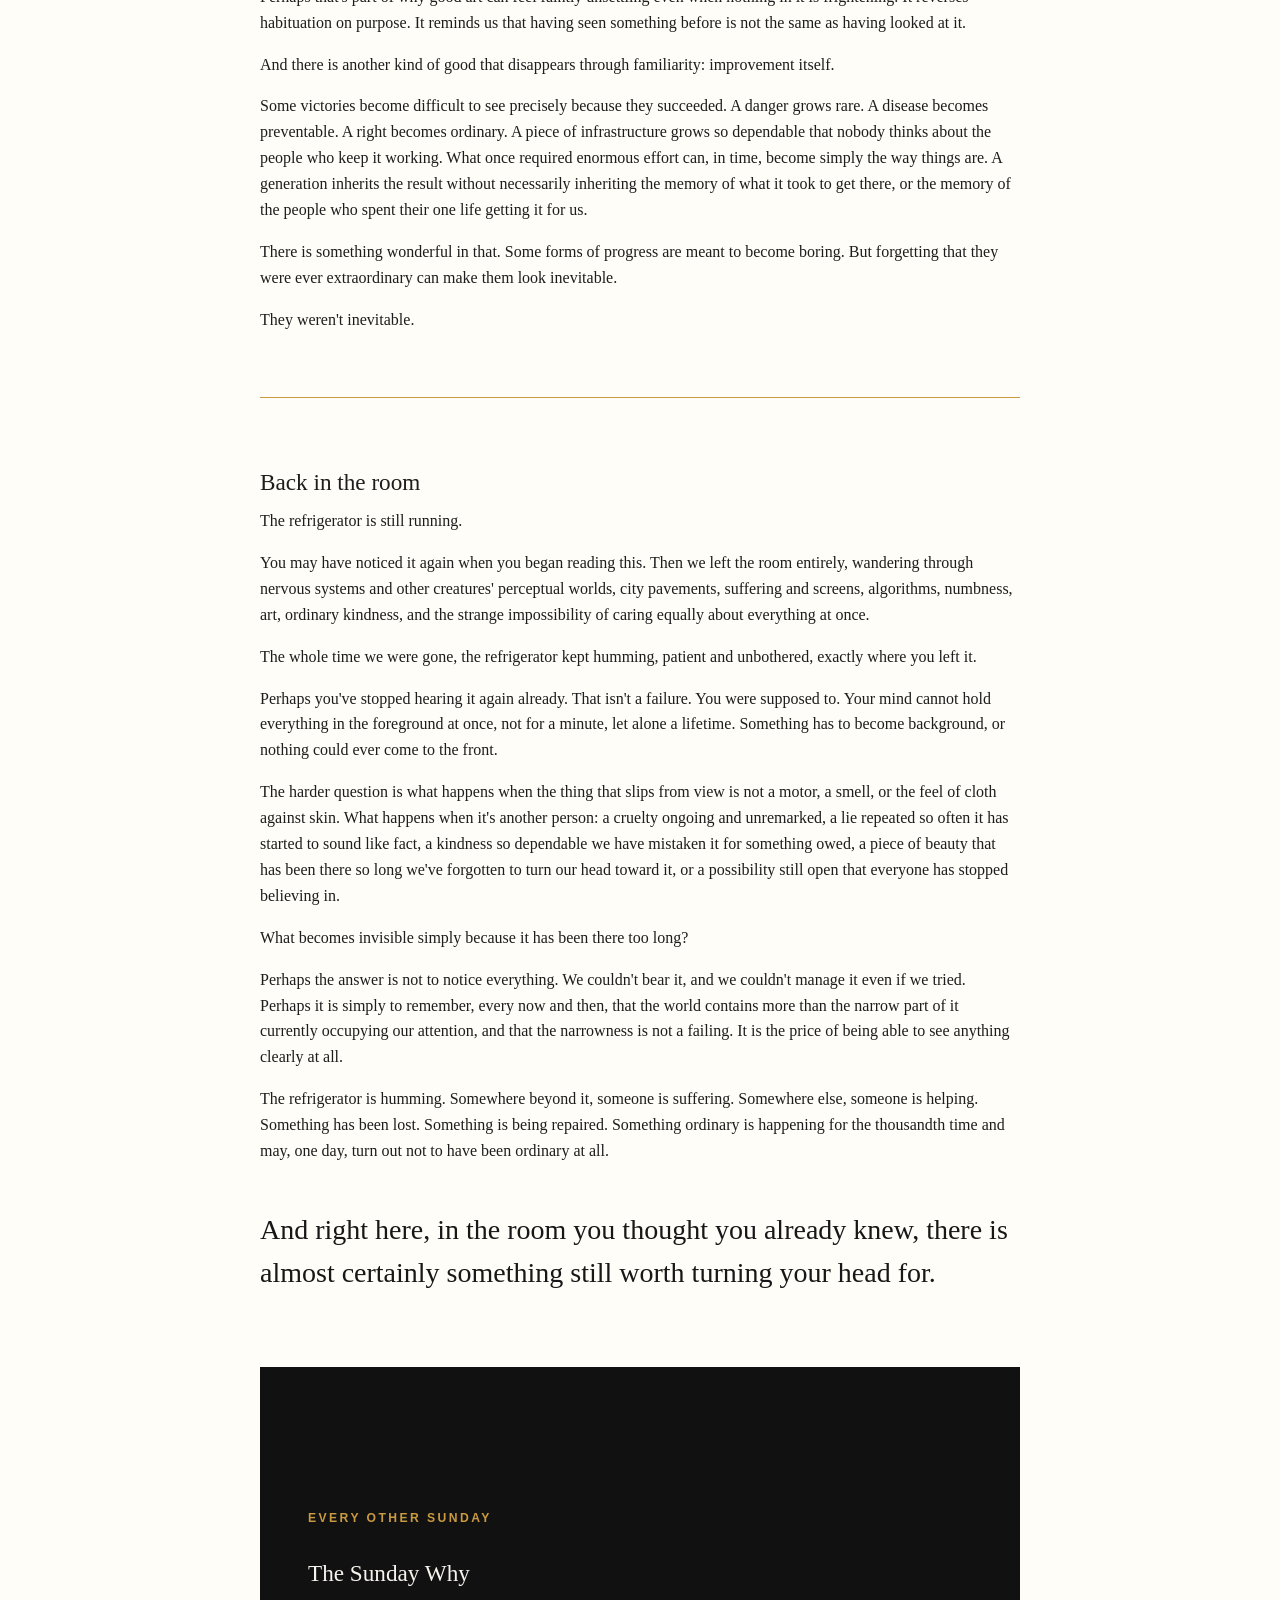
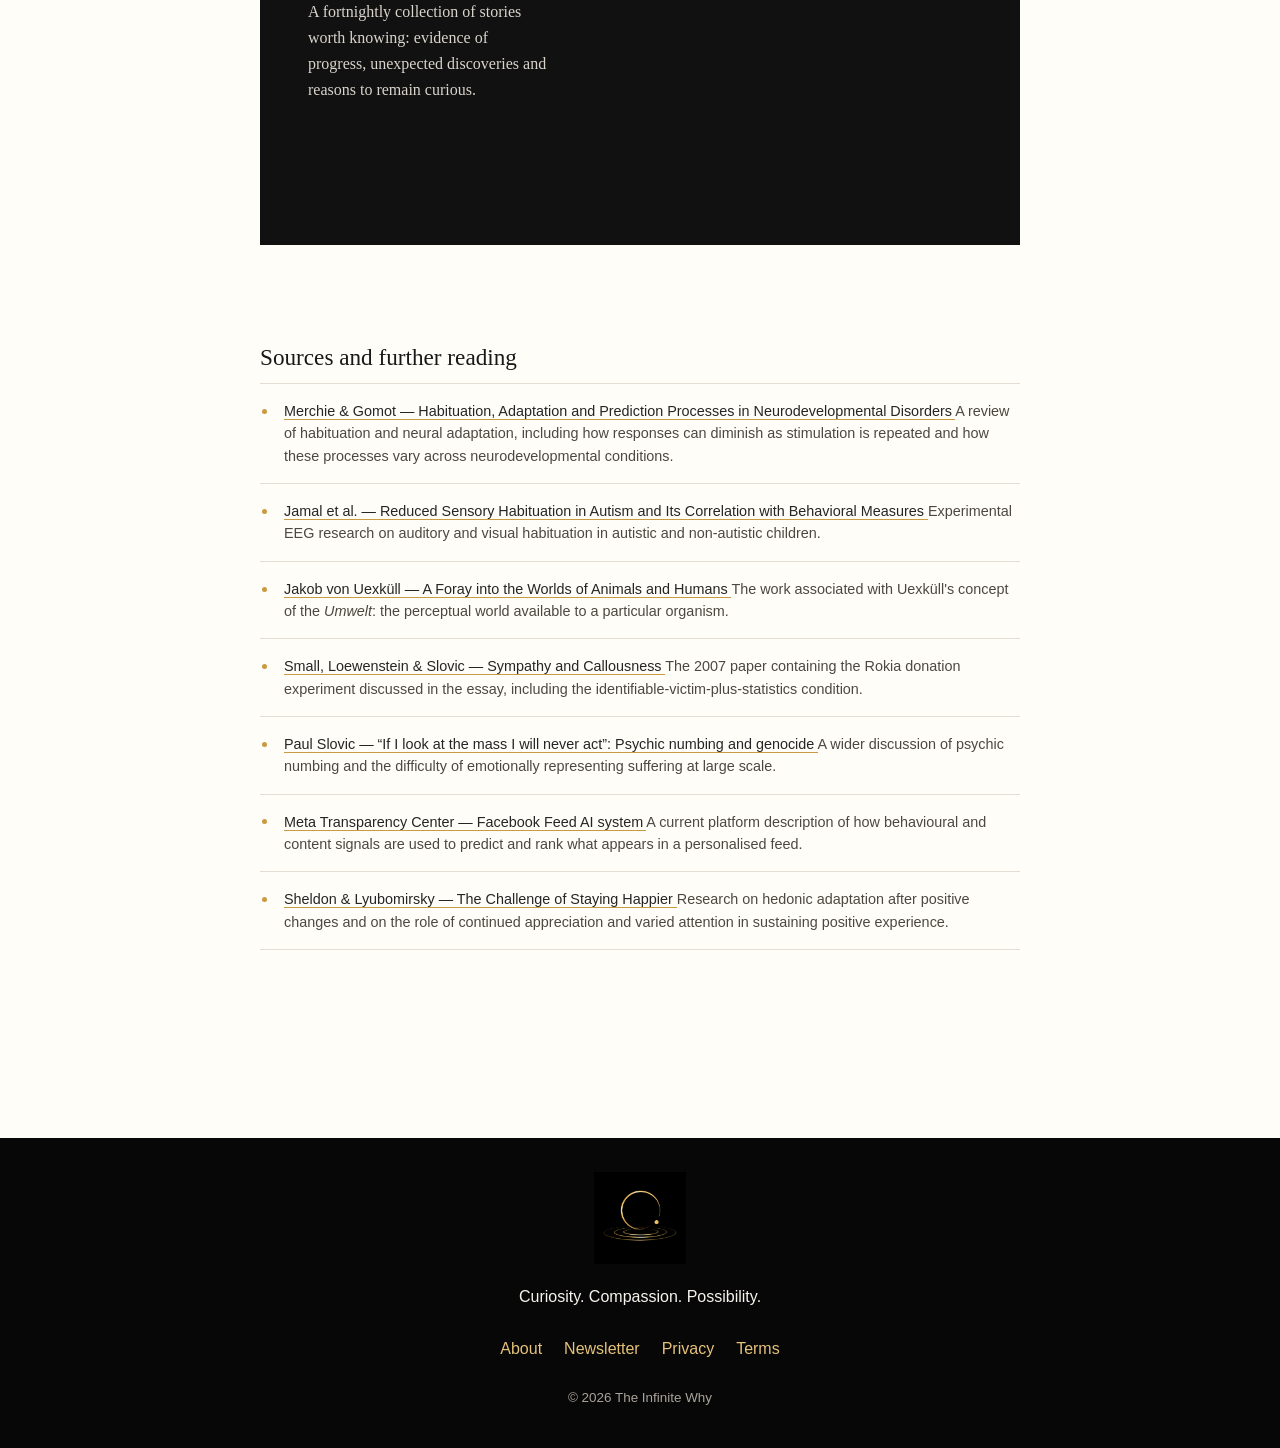
<file: articles/ordinary-astonishment/the-moment-you-stopped-noticing.html>
<!DOCTYPE html>
<html lang="en">
<head>
    <meta charset="UTF-8">

    <meta
        name="viewport"
        content="width=device-width, initial-scale=1.0"
    >

    <meta
        name="description"
        content="On the strange things our minds remove from the world, and what happens when the thing we stop seeing matters."
    >

    <title>
        The Moment You Stop Noticing | The Infinite Why
    </title>

    <link rel="stylesheet" href="../../css/style.css">
    <link rel="stylesheet" href="../../css/ordinary-astonishment.css">
</head>

<body class="ordinary-astonishment-article">

    <header class="site-header">

        <nav class="main-navigation" aria-label="Main navigation">

            <a class="brand-link" href="../../index.html">
                <img
                    class="navigation-logo"
                    src="../../images/branding/symbol-logo.png"
                    alt="The Infinite Why home"
                >
            </a>

            <button
                class="menu-button"
                type="button"
                aria-label="Open navigation menu"
                aria-expanded="false"
            >
                Menu
            </button>

            <ul class="navigation-links">
                <li>
                    <a href="../../index.html#proof-of-hope">Proof of Hope</a>
                </li>

                <li>
                    <a href="../../index.html#ordinary-astonishment">
                        Ordinary Astonishment
                    </a>
                </li>

                <li>
                    <a href="../../index.html#topics">Topics</a>
                </li>

                <li>
                    <a href="../../about.html">About</a>
                </li>

                <li>
                    <a href="../../index.html#search">Search</a>
                </li>
            </ul>

        </nav>

    </header>

    <main class="article-page">

        <article>

            <header class="article-header">

                <div class="article-header-inner">

                    <a
                        class="article-series"
                        href="../../index.html#ordinary-astonishment"
                    >
                        Ordinary Astonishment
                    </a>

                    <h1>The Moment You Stop Noticing</h1>

                    <p class="article-standfirst">
                        On the strange things our minds remove from the world,
                        and what happens when the thing we stop seeing matters.
                    </p>

                    <div class="article-meta">
                        <span>By Lizzie I Bee</span>
                    </div>

                </div>

            </header>

            <figure class="article-hero oa-noticing-hero">

                <img
                    src="../../images/articles/ordinary-astonishment/the-moment-you-stopped-noticing/the-moment-you-stopped-noticing.png"
                    alt="A modern apartment filled with shallow water and fish while a seated person continues with an ordinary day."
                >

            </figure>

            <div class="article-body">

                <p class="article-opening">
                    There is a sound in your room that you are not hearing.
                </p>

                <p>
                    Perhaps it is the refrigerator. Perhaps it is a computer fan, traffic beyond the window,
                    water moving through pipes, a clock. It may have been there for the last hour. You heard it
                    when it started. Then, at some point you cannot name, you stopped.
                </p>

                <p>
                    The sound did not stop. You did.
                </p>

                <p>
                    Not literally. Your ears are still receiving it. Air is still vibrating. Signals are still
                    travelling along your nerves exactly as they were a moment ago. But somewhere between
                    sensation and awareness, the sound has been quietly demoted. It is no longer news.
                </p>

                <p>
                    This happens constantly, almost entirely without your permission. The pressure of your clothes
                    against your skin. The chair beneath your legs. The smell of a room ten minutes after you've
                    entered it. Your own nose, sitting rather inconveniently inside your field of vision all day,
                    every day, unnoticed. The world does not grow quieter. Your mind grows selective.
                </p>

                <p>
                    And this is not a flaw. It may be one of the more essential things it does.
                </p>

                <p>
                    Imagine the alternative. Every seam in your clothing as noticeable after six hours as it was
                    the moment you dressed. Every smell announcing itself at full volume, forever. Every distant
                    car horn arriving with the urgency of the first one you ever heard. Every shift of light,
                    every footstep, every small bodily twinge insisting: <em>notice me, notice me.</em>
                    Consciousness under those conditions would not be heightened. It would be a room with every
                    alarm going off at once, and no way to find the door.
                </p>

                <p>
                    So the nervous system learns to stop listening to what has already proven safe. Across sensory
                    and neural systems, responses to sustained or repeated harmless input can diminish, freeing
                    attention for what might actually matter: change, novelty, threat. The twig that snaps behind
                    you is noticed instantly. The waterfall that has been roaring beside you for the last hour may,
                    eventually, recede.
                </p>

                <p>
                    Perception's great, invisible achievement is not what it notices. It is what it declines to.
                    We manage to notice anything at all precisely because we are so remarkably good at ignoring
                    almost everything else. It is a kind of mercy we were never told we'd been given.
                </p>

                <h2>The room is not the same room for everyone</h2>

                <p>
                    What disappears for one nervous system does not necessarily disappear for another.
                </p>

                <p>
                    Sensory filtering is not uniform across people. For some autistic people, particular sounds,
                    textures, lights, or smells remain intensely present rather than receding into the background,
                    sometimes becoming overwhelming precisely where another nervous system would have stopped
                    noticing them entirely. Autism does not produce one universal sensory experience, and neither,
                    in fact, does being human. The deeper point isn't that some people notice more than others.
                    It's that different nervous systems assign entirely different importance to the very same
                    information, without asking anyone's permission, least of all the person living inside that
                    nervous system.
                </p>

                <p>
                    That's worth sitting with, because it overturns an assumption most of us never examine. The
                    refrigerator hum you've stopped hearing is not objectively unimportant. Your nervous system
                    decided that, and then handed you the verdict as though it were fact.
                </p>

                <p>
                    Other species make the point more dramatically. A cat sharing your room is not living in quite
                    the room you are. There are frequencies it hears that never reach you at all, odours carrying
                    information you couldn't begin to decode, movements so faint they command its full attention
                    while you see nothing but an empty carpet. You have shared a home with this creature for years,
                    perhaps, and it has never once lived in the same one you have.
                </p>

                <p>
                    The biologist Jakob von Uexküll gave this a name: <em>Umwelt</em>, the particular perceptual
                    world available to a given organism, its own private slice of reality, carved from everything
                    that could, in principle, be sensed.
                </p>

                <p>
                    The same square metre of physical space can therefore contain radically different worlds. To
                    you: a patch of sunlight, an empty floor. To the cat beside you: sounds beyond your hearing,
                    scents you cannot decipher. To many insects at the window: wavelengths of light your eyes were
                    never built to register. To a spider on the wall: vibrations carrying information through a
                    surface you experience as perfectly still. None of you has access to the whole of the room.
                    Each of you meets the version your senses allow. Neither do you, sitting in what you assumed,
                    a page ago, was simply <em>the</em> room. There has never been such a thing as the room. There
                    has only ever been your room, and everyone else's, laid one over another like transparencies,
                    mostly invisible to each other, each one real to the creature inhabiting it.
                </p>

                <h2>Then we walk outside</h2>

                <p>
                    There are things we stop noticing because they are harmless. There are things we stop noticing
                    simply because they have become familiar, and that second mechanism carries far higher stakes.
                </p>

                <p>
                    Think of the building on your usual route that was once painted an alarming yellow. For a week
                    you couldn't pass it without looking. Now you couldn't reliably describe its colour to a
                    stranger. The roadworks you cursed every morning became part of the road. Your feet learned the
                    broken paving stone outside the corner shop so completely that your body now simply moves around
                    it, unconsulted.
                </p>

                <p>
                    The first time you pass someone sleeping on a pavement, you may falter, or stop outright.
                    Something in your chest does something. The twentieth time, perhaps it doesn't. And the easiest
                    explanation, the one that arrives fastest and feels most like insight, is also the most
                    self-flattering to reject: <em>you stopped caring.</em>
                </p>

                <p>
                    Sometimes that's true. It is rarely the only thing that's true.
                </p>

                <p>
                    Human attention and emotional bandwidth are finite, not bottomless, and repeated exposure to
                    distressing information can blunt response. People avoid what threatens to overwhelm them. They
                    rationalise it, compartmentalise it, disengage from it, or simply run out of capacity to keep
                    responding at full strength, the way a muscle asked to hold a weight for too long eventually has
                    to set it down, not because the weight stopped mattering, but because no muscle can hold anything
                    forever. None of that is virtue. Very little of it is villainy either.
                </p>

                <p>
                    Other people move in exactly the opposite direction. They grow more attentive with each
                    exposure, not less: more distressed, more involved, unable to stop noticing long after everyone
                    around them has moved on. The same event, witnessed by two different people, can become permanent
                    background noise to one and a permanent alarm to the other, and neither necessarily chose the
                    reaction that came first. One may carry it for years. The other may barely remember it later.
                    Both may believe, quite sincerely, that their reaction is simply what a reasonable person feels.
                </p>

                <p>
                    So the real question is not the comforting, accusatory one we default to: <em>why do people stop
                    caring?</em> It is something harder to sit with: what actually determines which parts of the
                    world remain impossible for any one of us to look away from?
                </p>

                <h2>The strange mathematics of suffering</h2>

                <p>
                    A single story can break straight through the noise. A name. A photograph. A child's bedroom
                    left exactly as it was. A father searching. A dog waiting beside a house that no longer stands.
                    One person enters the mind as a person, whole, specific, irreducible, and something in you
                    answers accordingly. You might cross a street for this person. Give up your seat, your
                    afternoon, more than five dollars.
                </p>

                <p>
                    Then the numbers grow. Ten dead. A hundred. A thousand. Ten thousand. The moral weight of the
                    event keeps climbing. The human nervous system, disconcertingly, does not climb with it.
                </p>

                <p>
                    In a well-known study, researchers gave people leaving a psychology experiment the chance to
                    donate up to five dollars of what they'd just earned to Save the Children. One group saw a
                    photograph and a short description of a single starving child, a girl named Rokia. A second
                    group saw statistics describing a hunger crisis affecting millions of children across several
                    countries. A third group saw Rokia's story alongside those same statistics.
                </p>

                <p>
                    That third group, given both the individual and the scale, donated less than the group given
                    Rokia alone.
                </p>

                <p>
                    The numbers hadn't added weight to her story. Somehow, they had subtracted from it. The knowledge
                    that millions of other children were suffering alongside Rokia did not increase the helping
                    response. In this experiment, it reduced it.
                </p>

                <p>
                    The psychologist Paul Slovic and others have studied this and related effects under names like
                    psychic numbing, scope insensitivity, and the identifiable-victim effect. Our emotional response
                    to suffering does not rise in proportion to the number of people suffering. Past a certain point,
                    more information about scale can shrink the response rather than grow it. There is something
                    almost unbearable in that finding once you let it land: a mind capable of holding one person's
                    suffering with extraordinary intensity can become strangely quieter when confronted with ten
                    thousand.
                </p>

                <p>
                    Statistics remain indispensable. Without them we cannot understand scale, cannot see patterns,
                    cannot hold institutions to account, cannot know whether things are getting better or worse. But
                    scale itself turns out to be strangely difficult to feel. A number can tell you that suffering
                    has multiplied a thousandfold. In the very same breath, it can make that suffering harder to
                    actually picture than it was when there was only one story to hold.
                </p>

                <p>
                    There is an odd contradiction sitting at the centre of modern life. We have access to more human
                    suffering, more immediately and more completely, than almost any generation that has lived. And
                    we remain, underneath all our technology, creatures whose attention evolved for a village, not a
                    planet.
                </p>

                <h2>The machine that watches what we notice</h2>

                <p>
                    There is another layer to this our nervous systems never evolved to handle, because it did not
                    exist until recently: before something reaches your attention, something else may already have
                    chosen it for you.
                </p>

                <p>
                    Your phone watches what you watch. Whether you pause, scroll, share, ignore, or return, each
                    small, near-unconscious act can become a signal used to predict what is likely to keep you
                    looking a little longer. We have built an information environment that does not merely compete
                    for attention the way a billboard once did. It studies attention, learns its patterns, and
                    adjusts itself in response, continuously and invisibly, at a scale no single editor ever
                    commanded, and it does this to you specifically, using the small, honest truth of what you have
                    already looked at.
                </p>

                <p>
                    Which means the question <em>why aren't people seeing this?</em> can have a dozen answers, most
                    of them more complicated than indifference. Perhaps they saw it and simply couldn't bear to see
                    more. Perhaps they saw it and, for reasons entirely their own, dismissed it. Perhaps it runs
                    against something central to how they understand themselves. Perhaps someone they trust told
                    them it wasn't real. Perhaps they are already fully occupied by a different injustice, one
                    closer to home. Or perhaps they never encountered it at all, because a system that had already
                    learned their habits decided, on their behalf, that something else was more likely to hold their
                    attention.
                </p>

                <p>
                    And perhaps the most uncomfortable part of this is the plainest: there are things you are not
                    seeing too, right now, at this exact moment. No one can attend to the whole world at once.
                    Somewhere, as you read this sentence, someone is living through something that might horrify you
                    if you knew their name, and someone else is doing something quietly extraordinary that you will
                    also never hear about.
                </p>

                <p>
                    You don't. That isn't a personal failure. It's the condition everyone is working under.
                </p>

                <h2>There is also mercy in looking away</h2>

                <p>
                    It would be easy, from everything above, to turn noticing into a virtue and looking away into a
                    moral failure. The person who watches everything cares. The person who looks away doesn't.
                </p>

                <p>
                    That can't be right either.
                </p>

                <p>
                    Continuous exposure to suffering does not automatically help a single other person. Sometimes a
                    person needs to stop looking in order to sleep, to parent, to work, to make something worthwhile,
                    to organise, to protest effectively, to care properly for the person right in front of them.
                    Hypervigilance is not the same thing as insight. Doomscrolling is not solidarity, however much it
                    can feel like a kind of penance. Pain does not become more ethical simply because someone never
                    lets themselves switch it off.
                </p>

                <p>
                    So perhaps the task was never to notice everything. That was never available to us. Perhaps it is
                    instead to stay capable of noticing again, on purpose, at intervals: to catch the moment
                    something has slid so completely into the background that we've stopped even asking whether it
                    belongs there. To notice when repetition has made horror routine, when language has finished the
                    job of turning people into categories, when familiarity has curdled into permission, and when
                    our own exhaustion has started disguising itself, convincingly, as indifference.
                </p>

                <p>
                    And, sometimes, to let ourselves look away for exactly long enough that looking again remains
                    something we're still capable of doing.
                </p>

                <h2>What else disappears</h2>

                <p>
                    Suffering is not the only thing familiarity removes from view.
                </p>

                <p>
                    There are good things we stop noticing too, and this may be one of the stranger, gentler
                    tragedies of a mind so responsive to novelty. What once commanded our attention can become part
                    of the furniture of a life for the simple reason that it stayed. And sometimes the things most
                    dependable in our lives become the easiest not to see.
                </p>

                <p>
                    Move into a home with an extraordinary view and, at first, the windows command you. You stop
                    when you pass them. You notice what the light is doing, how the landscape changes with the
                    weather. Years later, you may cross the same room carrying washing, thinking about an unpaid
                    bill, and never once turn your head. The view has not become less extraordinary. It has become
                    familiar.
                </p>

                <p>
                    There are smaller versions of this everywhere, and many of them have faces. The particular way
                    someone says your name when they answer the phone, which you would recognise instantly out of a
                    thousand voices and may not have consciously noticed in years. The person who remembers how you
                    take your tea and stopped asking, not because they stopped caring, but because caring became so
                    reliable it no longer needed to announce itself. The sound of a key in the door at roughly the
                    same time every evening, which means something familiar has returned. The animal that comes to
                    sit near you at the same hour each night, so dependable that its presence has become part of the
                    architecture of the day rather than something you still consciously receive as company.
                </p>

                <p>
                    None of these things needs to be spectacular to vanish from attention. Reliability, in fact,
                    may be exactly what makes them vulnerable. What we can count on tomorrow does not demand to be
                    fully seen today. This is not ingratitude. It is simply how attention works. Some of the people
                    who do the most for us can live inside our lives at the lowest possible volume because
                    reliability rarely has to announce itself.
                </p>

                <p>
                    Sometimes it takes absence to expose what familiarity had concealed. A voice on the phone that
                    was simply part of the week can become the thing someone remembers most clearly once it is gone,
                    with a specificity that surprises them, because it turns out they had been paying far closer
                    attention than they knew.
                </p>

                <p>
                    There is something almost cruel in that. There is something hopeful in it too, because
                    disappearance is not the only way to recover attention. Sometimes the world becomes visible
                    again while it is still here, while there is still time to say so.
                </p>

                <p>
                    A photograph makes you stop. A witness says something you cannot shake. An artist notices what
                    everyone else has spent years walking past. A journalist stays with a story long after the news
                    cycle has moved on. Someone points to the tree you've passed every morning and tells you
                    something about it you never knew. A person who had existed in your mind only as a category
                    becomes recognisable as someone's child, someone's neighbour, someone's whole world.
                </p>

                <p>
                    This may be one of art's stranger, more useful powers. Artists have a habit of making us look
                    again at objects, people, and places that ordinary attention has already flattened into scenery.
                    A chair stops being a chair. A street stops being backdrop. A face stops standing in for a
                    category and becomes, unmistakably, particular: one person, irreplaceable.
                </p>

                <p>
                    Perhaps that's part of why good art can feel faintly unsettling even when nothing in it is
                    frightening. It reverses habituation on purpose. It reminds us that having seen something before
                    is not the same as having looked at it.
                </p>

                <p>
                    And there is another kind of good that disappears through familiarity: improvement itself.
                </p>

                <p>
                    Some victories become difficult to see precisely because they succeeded. A danger grows rare.
                    A disease becomes preventable. A right becomes ordinary. A piece of infrastructure grows so
                    dependable that nobody thinks about the people who keep it working. What once required enormous
                    effort can, in time, become simply the way things are. A generation inherits the result without
                    necessarily inheriting the memory of what it took to get there, or the memory of the people who
                    spent their one life getting it for us.
                </p>

                <p>
                    There is something wonderful in that. Some forms of progress are meant to become boring. But
                    forgetting that they were ever extraordinary can make them look inevitable.
                </p>

                <p>
                    They weren't inevitable.
                </p>

                <section class="oa-noticing-closing">

                    <h2>Back in the room</h2>

                    <p>
                        The refrigerator is still running.
                    </p>

                    <p>
                        You may have noticed it again when you began reading this. Then we left the room entirely,
                        wandering through nervous systems and other creatures' perceptual worlds, city pavements,
                        suffering and screens, algorithms, numbness, art, ordinary kindness, and the strange
                        impossibility of caring equally about everything at once.
                    </p>

                    <p>
                        The whole time we were gone, the refrigerator kept humming, patient and unbothered, exactly
                        where you left it.
                    </p>

                    <p>
                        Perhaps you've stopped hearing it again already. That isn't a failure. You were supposed to.
                        Your mind cannot hold everything in the foreground at once, not for a minute, let alone a
                        lifetime. Something has to become background, or nothing could ever come to the front.
                    </p>

                    <p>
                        The harder question is what happens when the thing that slips from view is not a motor, a
                        smell, or the feel of cloth against skin. What happens when it's another person: a cruelty
                        ongoing and unremarked, a lie repeated so often it has started to sound like fact, a kindness
                        so dependable we have mistaken it for something owed, a piece of beauty that has been there
                        so long we've forgotten to turn our head toward it, or a possibility still open that everyone
                        has stopped believing in.
                    </p>

                    <p>
                        What becomes invisible simply because it has been there too long?
                    </p>

                    <p>
                        Perhaps the answer is not to notice everything. We couldn't bear it, and we couldn't manage
                        it even if we tried. Perhaps it is simply to remember, every now and then, that the world
                        contains more than the narrow part of it currently occupying our attention, and that the
                        narrowness is not a failing. It is the price of being able to see anything clearly at all.
                    </p>

                    <p>
                        The refrigerator is humming. Somewhere beyond it, someone is suffering. Somewhere else,
                        someone is helping. Something has been lost. Something is being repaired. Something ordinary
                        is happening for the thousandth time and may, one day, turn out not to have been ordinary at
                        all.
                    </p>

                    <p class="oa-final-line">
                        And right here, in the room you thought you already knew, there is almost certainly something
                        still worth turning your head for.
                    </p>

                </section>


               <section class="oa-newsletter">
    <div class="oa-newsletter-copy">
        <p class="oa-newsletter-kicker">Every other Sunday</p>
        <h2>The Sunday Why</h2>
        <p>
            A fortnightly collection of stories worth knowing:
            evidence of progress, unexpected discoveries and reasons
            to remain curious.
        </p>
    </div>

    <div class="oa-newsletter-embed-wrap">
        <iframe
            class="oa-newsletter-embed"
            src="https://theinfinitewhyproject.substack.com/embed"
            title="Subscribe to The Infinite Why newsletter"
            scrolling="no">
        </iframe>
    </div>
</section>

                <section class="oa-sources" aria-labelledby="oa-sources-title">

                    <h2 id="oa-sources-title">Sources and further reading</h2>

                    <ul>
                        <li>
                            <a
                                href="https://pubmed.ncbi.nlm.nih.gov/37509040/"
                                target="_blank"
                                rel="noopener noreferrer"
                            >
                                Merchie &amp; Gomot — Habituation, Adaptation and Prediction Processes in Neurodevelopmental Disorders
                            </a>
                            <span>
                                A review of habituation and neural adaptation, including how responses can diminish
                                as stimulation is repeated and how these processes vary across neurodevelopmental conditions.
                            </span>
                        </li>

                        <li>
                            <a
                                href="https://pubmed.ncbi.nlm.nih.gov/33179147/"
                                target="_blank"
                                rel="noopener noreferrer"
                            >
                                Jamal et al. — Reduced Sensory Habituation in Autism and Its Correlation with Behavioral Measures
                            </a>
                            <span>
                                Experimental EEG research on auditory and visual habituation in autistic and non-autistic children.
                            </span>
                        </li>

                        <li>
                            <a
                                href="https://www.upress.umn.edu/9780816659005/a-foray-into-the-worlds-of-animals-and-humans/"
                                target="_blank"
                                rel="noopener noreferrer"
                            >
                                Jakob von Uexküll — A Foray into the Worlds of Animals and Humans
                            </a>
                            <span>
                                The work associated with Uexküll's concept of the <em>Umwelt</em>: the perceptual
                                world available to a particular organism.
                            </span>
                        </li>

                        <li>
                            <a
                                href="https://www.cmu.edu/dietrich/sds/docs/loewenstein/SympathyCallous.pdf"
                                target="_blank"
                                rel="noopener noreferrer"
                            >
                                Small, Loewenstein &amp; Slovic — Sympathy and Callousness
                            </a>
                            <span>
                                The 2007 paper containing the Rokia donation experiment discussed in the essay,
                                including the identifiable-victim-plus-statistics condition.
                            </span>
                        </li>

                        <li>
                            <a
                                href="https://journal.sjdm.org/7303a/jdm7303a.htm"
                                target="_blank"
                                rel="noopener noreferrer"
                            >
                                Paul Slovic — “If I look at the mass I will never act”: Psychic numbing and genocide
                            </a>
                            <span>
                                A wider discussion of psychic numbing and the difficulty of emotionally representing
                                suffering at large scale.
                            </span>
                        </li>

                        <li>
                            <a
                                href="https://transparency.meta.com/features/explaining-ranking/fb-feed/"
                                target="_blank"
                                rel="noopener noreferrer"
                            >
                                Meta Transparency Center — Facebook Feed AI system
                            </a>
                            <span>
                                A current platform description of how behavioural and content signals are used to
                                predict and rank what appears in a personalised feed.
                            </span>
                        </li>

                        <li>
                            <a
                                href="https://greatergood.berkeley.edu/images/uploads/The_Challenge_of_Staying_Happier.pdf"
                                target="_blank"
                                rel="noopener noreferrer"
                            >
                                Sheldon &amp; Lyubomirsky — The Challenge of Staying Happier
                            </a>
                            <span>
                                Research on hedonic adaptation after positive changes and on the role of continued
                                appreciation and varied attention in sustaining positive experience.
                            </span>
                        </li>
                    </ul>

                </section>

            </div>

        </article>

    </main>

    <footer class="site-footer">

        <div class="section-inner">

            <img
                class="footer-logo"
                src="../../images/branding/symbol-logo.png"
                alt=""
            >

            <p>Curiosity. Compassion. Possibility.</p>

            <nav aria-label="Footer navigation">
                <a href="../../about.html">About</a>
                <a href="../../pages/newsletter.html">Newsletter</a>
                <a href="../../pages/privacy.html">Privacy</a>
                <a href="../../pages/terms.html">Terms</a>
            </nav>

            <p>© 2026 The Infinite Why</p>

        </div>

    </footer>

    <script src="../../js/main.js"></script>

</body>
</html>
</file>
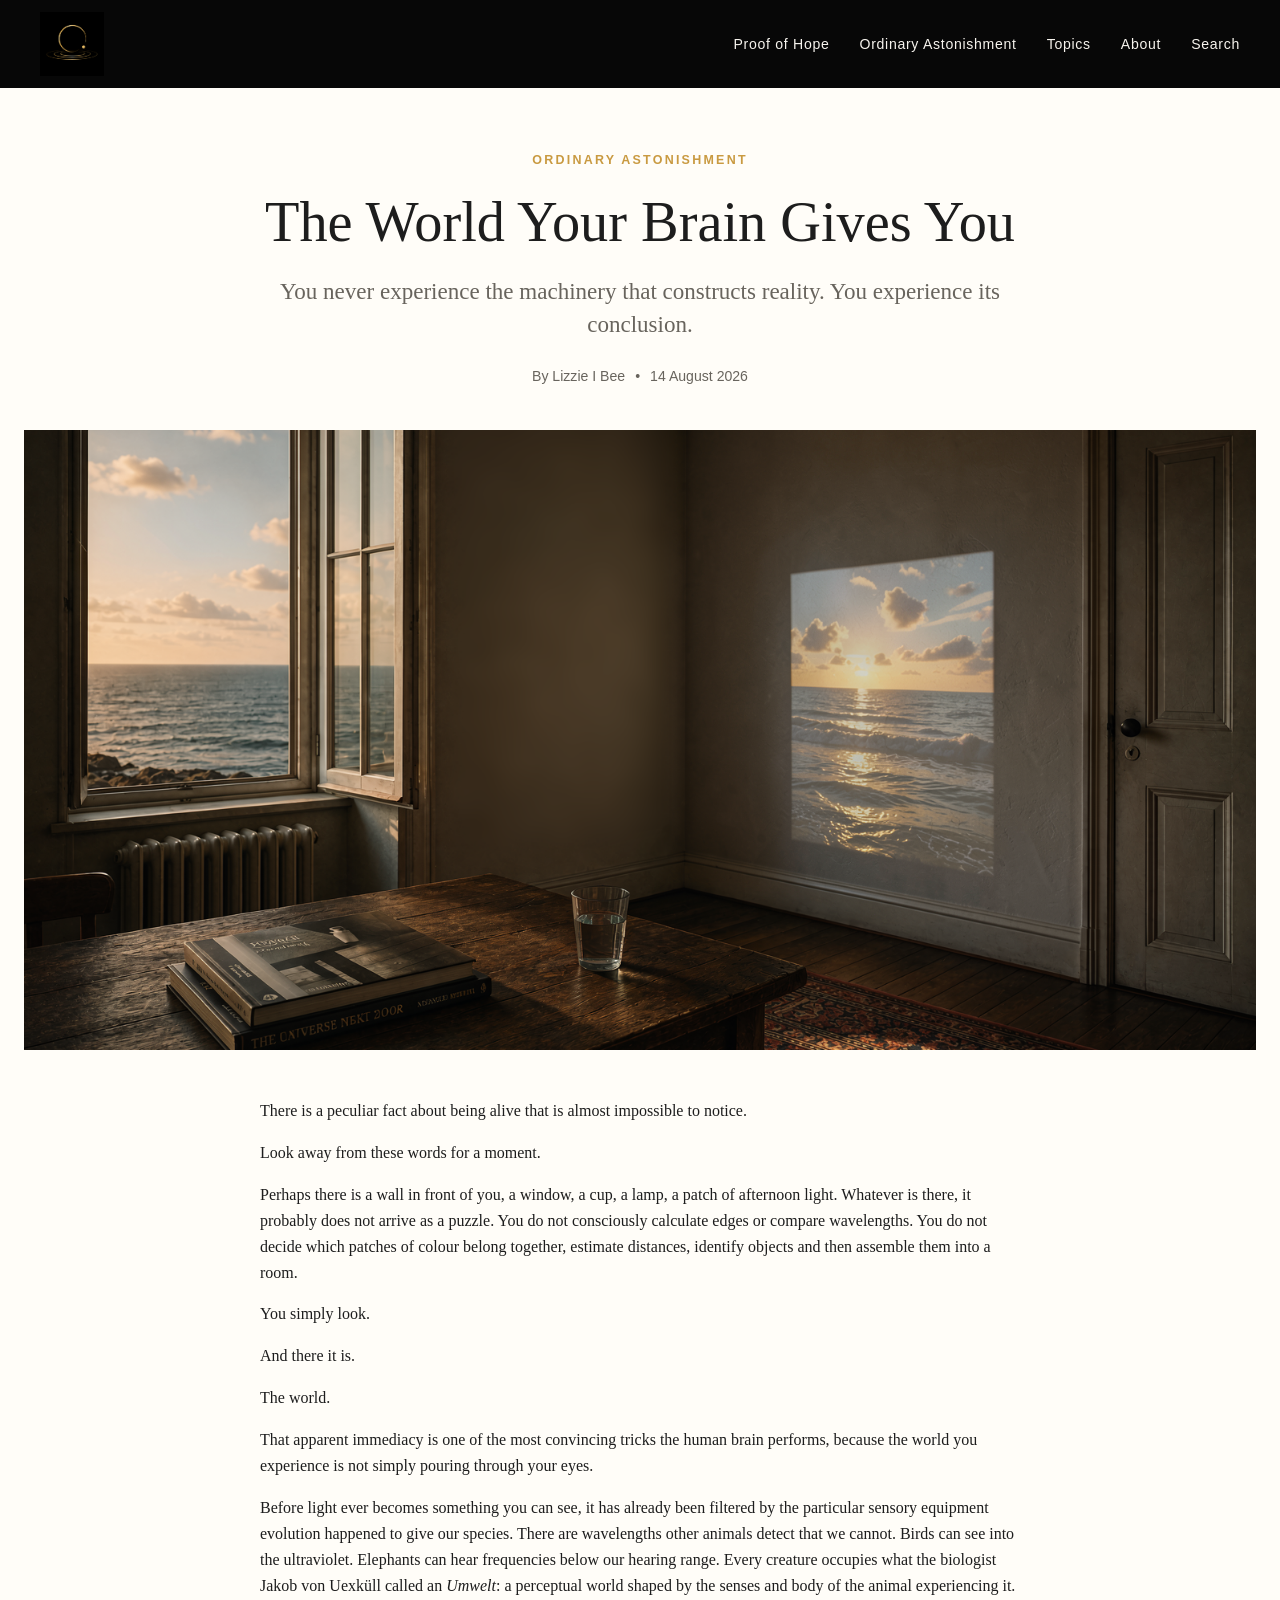
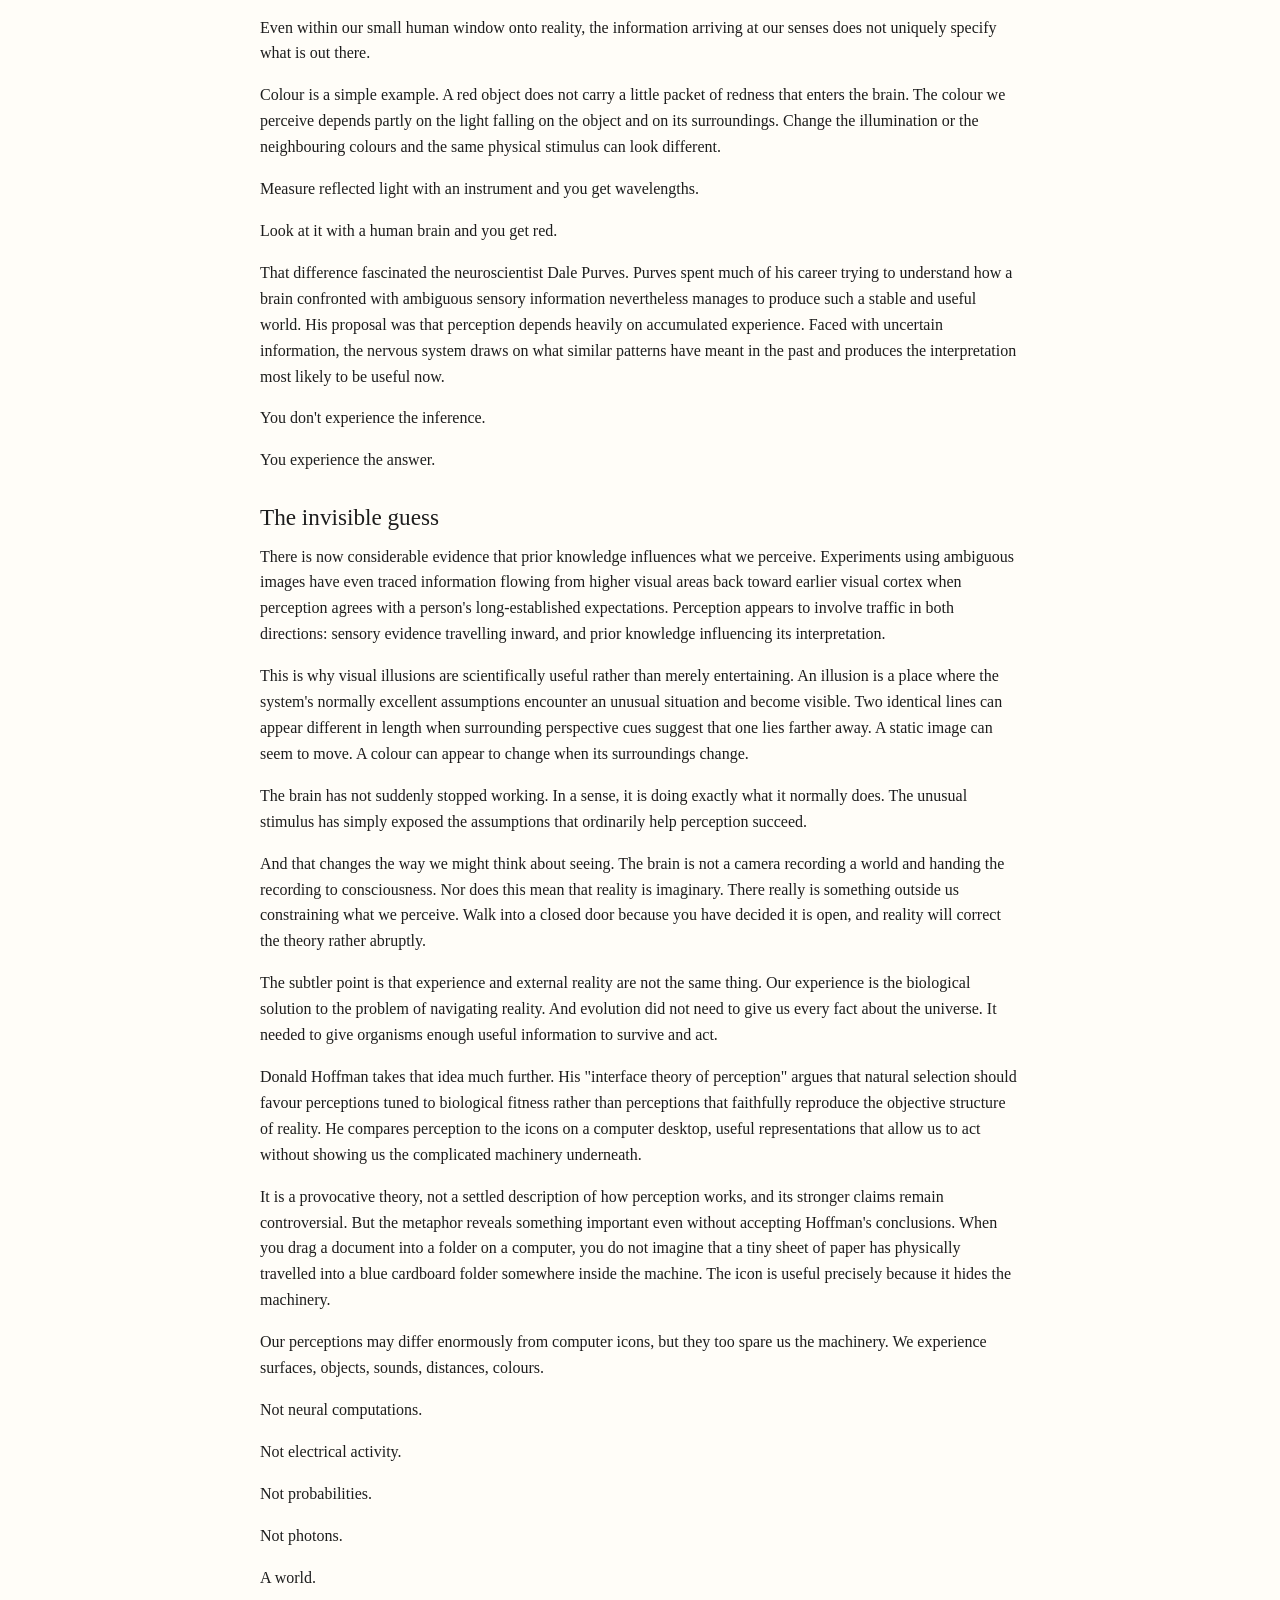
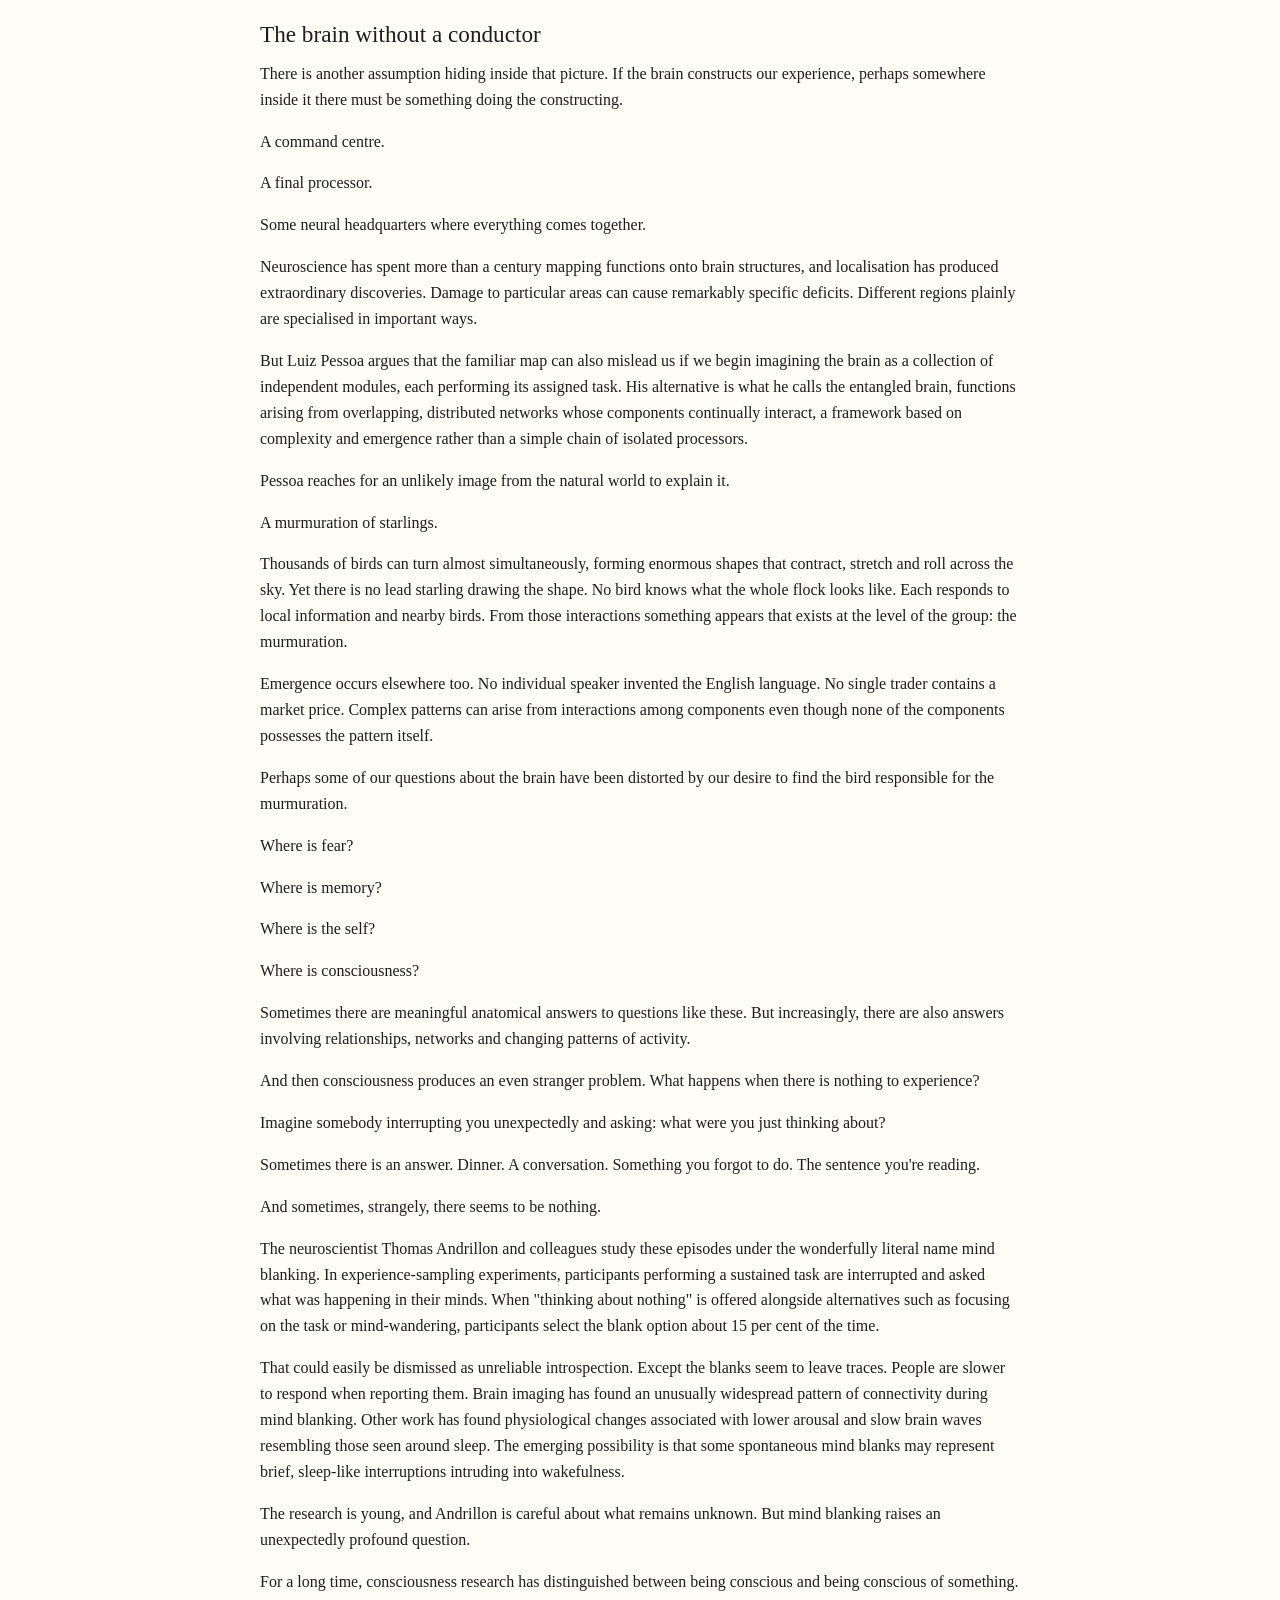
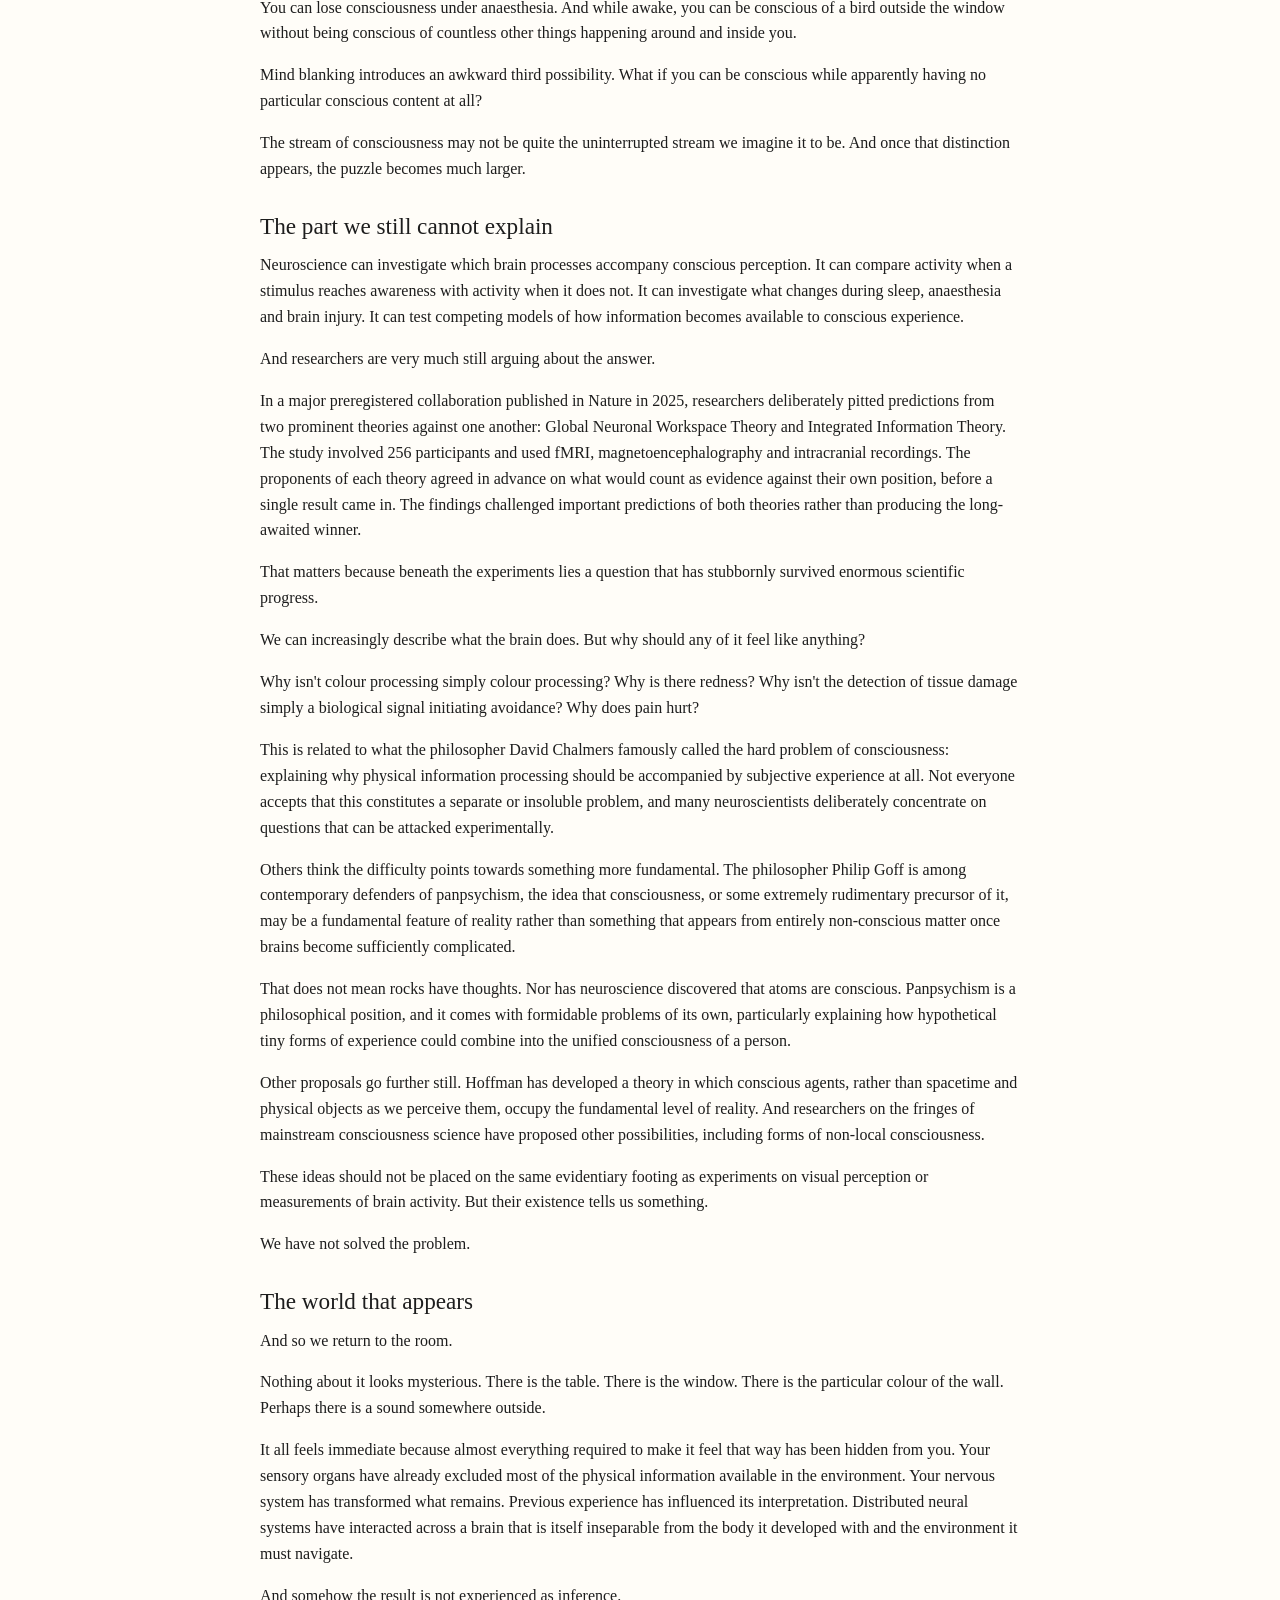
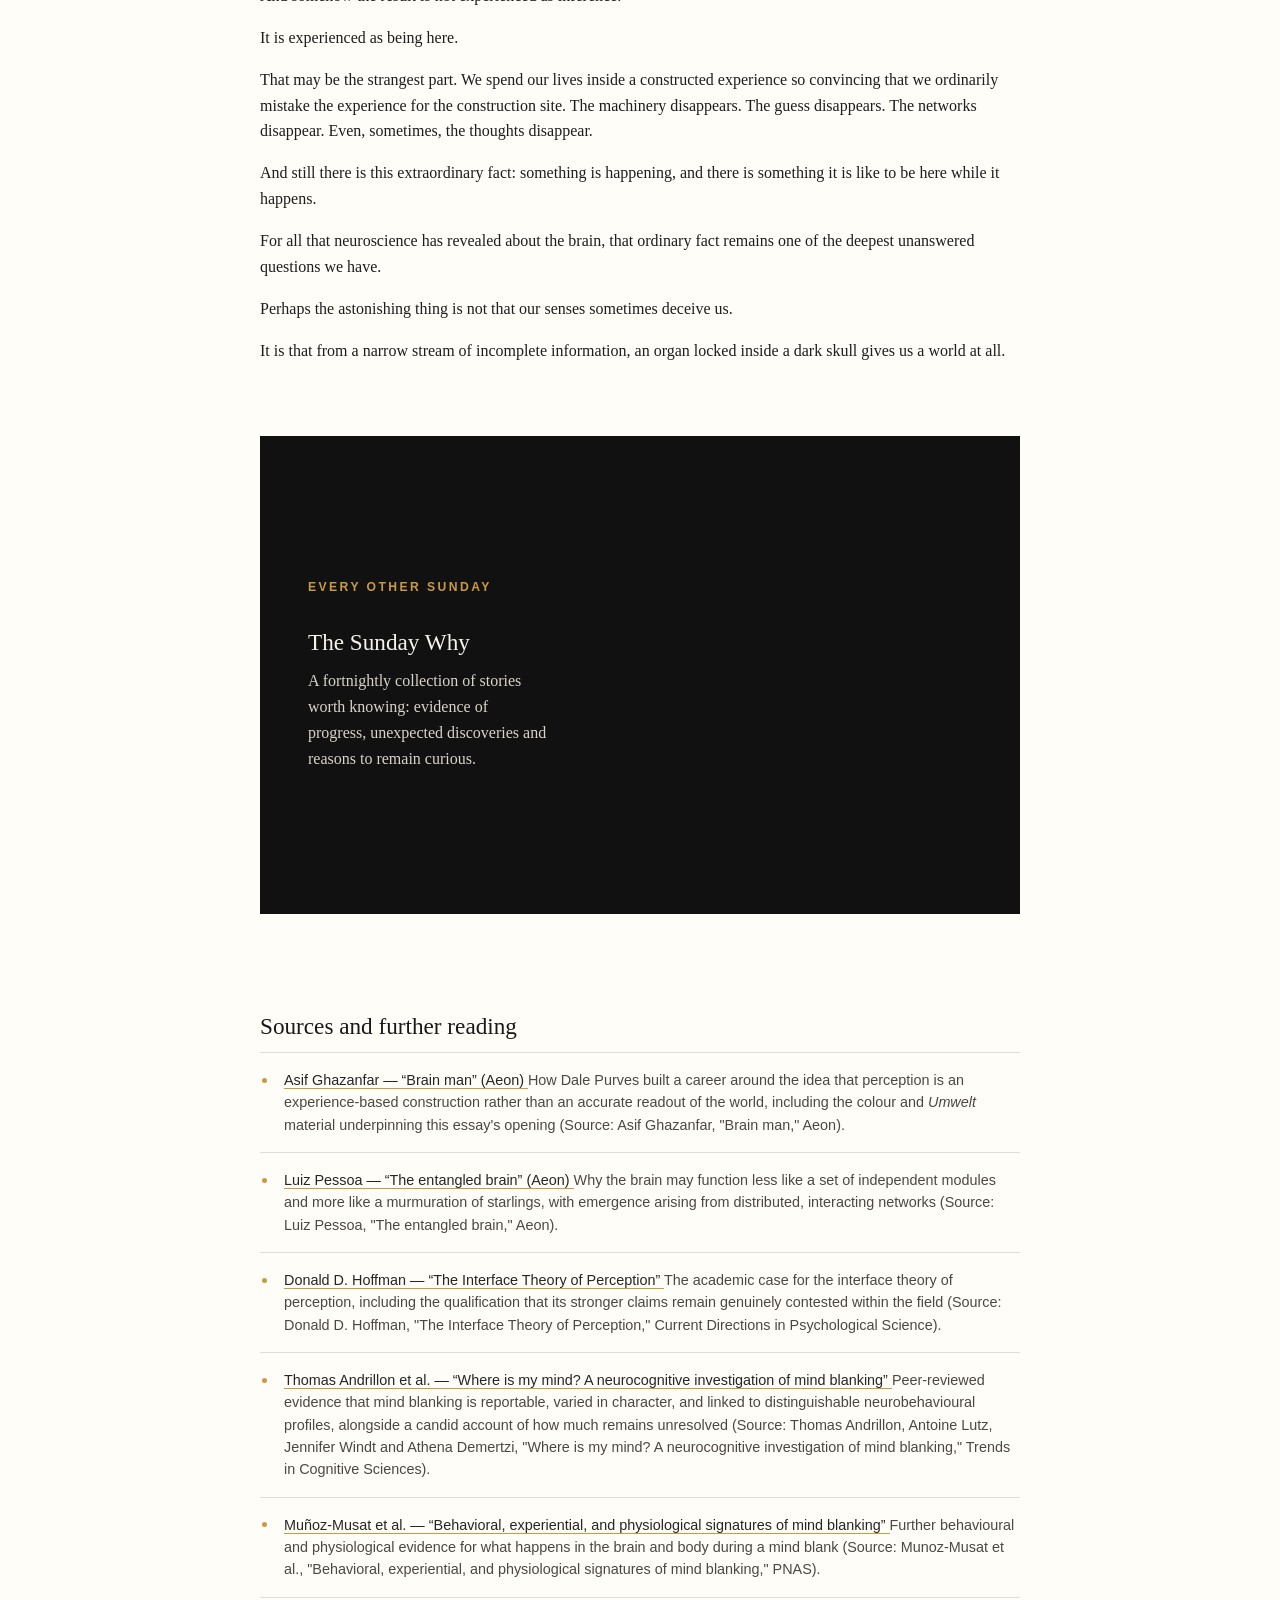
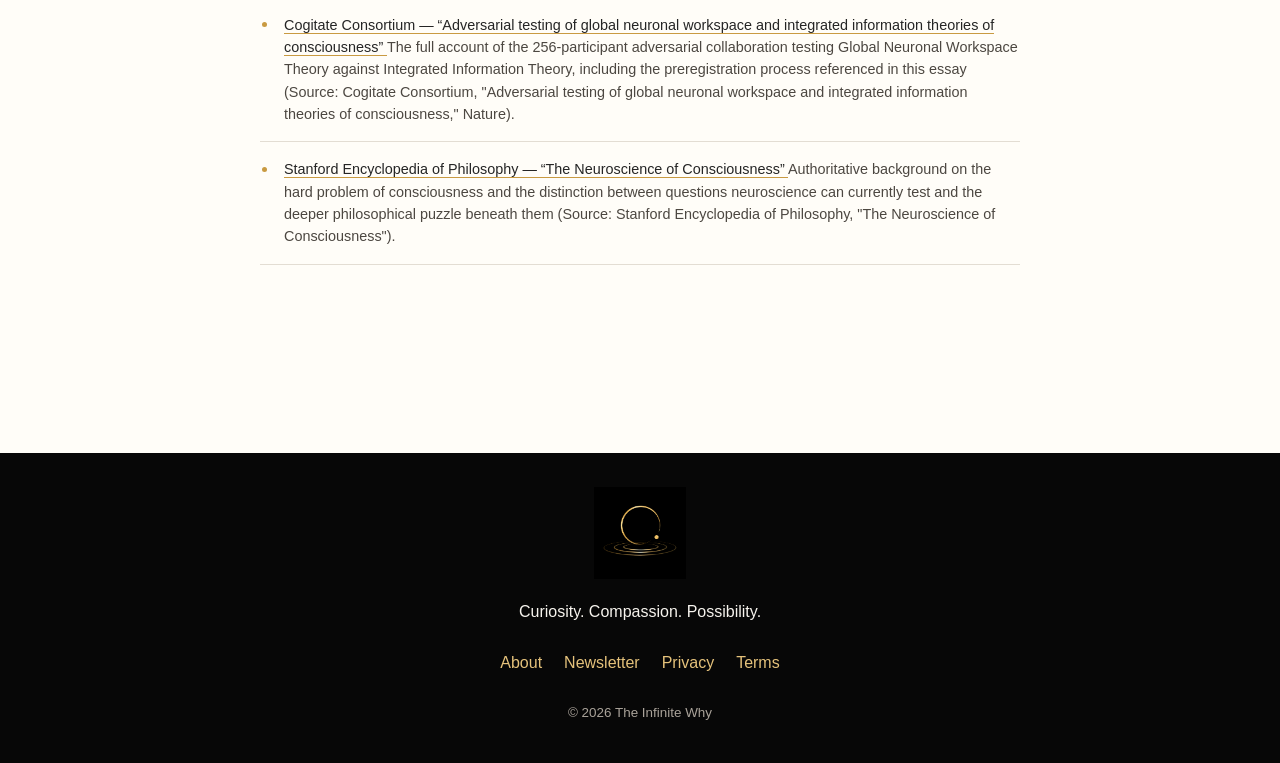
<file: articles/ordinary-astonishment/the-world-your-brain-gives-you.html>
<!DOCTYPE html>
<html lang="en">
<head>
    <meta charset="UTF-8">
    <meta name="viewport" content="width=device-width, initial-scale=1.0">
    <meta name="description" content="You never experience the machinery that constructs reality. You experience its conclusion.">
    <title>The World Your Brain Gives You | The Infinite Why</title>
    <link rel="stylesheet" href="../../css/style.css">
    <link rel="stylesheet" href="../../css/ordinary-astonishment.css">
</head>

<body class="ordinary-astonishment-article">

    <header class="site-header">
        <nav class="main-navigation" aria-label="Main navigation">
            <a class="brand-link" href="../../index.html">
                <img class="navigation-logo" src="../../images/branding/symbol-logo.png" alt="The Infinite Why home">
            </a>

            <button class="menu-button" type="button" aria-label="Open navigation menu" aria-expanded="false">
                Menu
            </button>

            <ul class="navigation-links">
                <li><a href="../../index.html#proof-of-hope">Proof of Hope</a></li>
                <li><a href="../../index.html#ordinary-astonishment">Ordinary Astonishment</a></li>
                <li><a href="../../index.html#topics">Topics</a></li>
                <li><a href="../../about.html">About</a></li>
                <li><a href="../../index.html#search">Search</a></li>
            </ul>
        </nav>
    </header>

    <main class="article-page">
        <article>

            <header class="article-header">
                <div class="article-header-inner">
                    <a class="article-series" href="../../index.html#ordinary-astonishment">
                        Ordinary Astonishment
                    </a>

                    <h1>The World Your Brain Gives You</h1>

                    <p class="article-standfirst">
                        You never experience the machinery that constructs reality. You experience its conclusion.
                    </p>

                    <div class="article-meta">
                        <span>By Lizzie I Bee</span>
                        <span aria-hidden="true">•</span>
                        <time datetime="2026-08-14">14 August 2026</time>
                    </div>
                </div>
            </header>

            <figure class="article-hero">
                <img
                    src="../../images/articles/ordinary-astonishment/the-world-your-brain-gives-you/the-world-your-brain-gives-you.png"
                    alt="An enclosed room transformed by an image of the sea projected across a wall, evoking the hidden construction of perception."
                >
            </figure>

            <div class="article-body">

                <p>There is a peculiar fact about being alive that is almost impossible to notice.</p>
                <p>Look away from these words for a moment.</p>
                <p>Perhaps there is a wall in front of you, a window, a cup, a lamp, a patch of afternoon light. Whatever is there, it probably does not arrive as a puzzle. You do not consciously calculate edges or compare wavelengths. You do not decide which patches of colour belong together, estimate distances, identify objects and then assemble them into a room.</p>
                <p>You simply look.</p>
                <p>And there it is.</p>
                <p>The world.</p>
                <p>That apparent immediacy is one of the most convincing tricks the human brain performs, because the world you experience is not simply pouring through your eyes.</p>
                <p>Before light ever becomes something you can see, it has already been filtered by the particular sensory equipment evolution happened to give our species. There are wavelengths other animals detect that we cannot. Birds can see into the ultraviolet. Elephants can hear frequencies below our hearing range. Every creature occupies what the biologist Jakob von Uexküll called an <em>Umwelt</em>: a perceptual world shaped by the senses and body of the animal experiencing it.</p>
                <p>Even within our small human window onto reality, the information arriving at our senses does not uniquely specify what is out there.</p>
                <p>Colour is a simple example. A red object does not carry a little packet of redness that enters the brain. The colour we perceive depends partly on the light falling on the object and on its surroundings. Change the illumination or the neighbouring colours and the same physical stimulus can look different.</p>
                <p>Measure reflected light with an instrument and you get wavelengths.</p>
                <p>Look at it with a human brain and you get red.</p>
                <p>That difference fascinated the neuroscientist Dale Purves. Purves spent much of his career trying to understand how a brain confronted with ambiguous sensory information nevertheless manages to produce such a stable and useful world. His proposal was that perception depends heavily on accumulated experience. Faced with uncertain information, the nervous system draws on what similar patterns have meant in the past and produces the interpretation most likely to be useful now.</p>
                <p>You don't experience the inference.</p>
                <p>You experience the answer.</p>
                <h2>The invisible guess</h2>
                <p>There is now considerable evidence that prior knowledge influences what we perceive. Experiments using ambiguous images have even traced information flowing from higher visual areas back toward earlier visual cortex when perception agrees with a person's long-established expectations. Perception appears to involve traffic in both directions: sensory evidence travelling inward, and prior knowledge influencing its interpretation.</p>
                <p>This is why visual illusions are scientifically useful rather than merely entertaining. An illusion is a place where the system's normally excellent assumptions encounter an unusual situation and become visible. Two identical lines can appear different in length when surrounding perspective cues suggest that one lies farther away. A static image can seem to move. A colour can appear to change when its surroundings change.</p>
                <p>The brain has not suddenly stopped working. In a sense, it is doing exactly what it normally does. The unusual stimulus has simply exposed the assumptions that ordinarily help perception succeed.</p>
                <p>And that changes the way we might think about seeing. The brain is not a camera recording a world and handing the recording to consciousness. Nor does this mean that reality is imaginary. There really is something outside us constraining what we perceive. Walk into a closed door because you have decided it is open, and reality will correct the theory rather abruptly.</p>
                <p>The subtler point is that experience and external reality are not the same thing. Our experience is the biological solution to the problem of navigating reality. And evolution did not need to give us every fact about the universe. It needed to give organisms enough useful information to survive and act.</p>
                <p>Donald Hoffman takes that idea much further. His "interface theory of perception" argues that natural selection should favour perceptions tuned to biological fitness rather than perceptions that faithfully reproduce the objective structure of reality. He compares perception to the icons on a computer desktop, useful representations that allow us to act without showing us the complicated machinery underneath.</p>
                <p>It is a provocative theory, not a settled description of how perception works, and its stronger claims remain controversial. But the metaphor reveals something important even without accepting Hoffman's conclusions. When you drag a document into a folder on a computer, you do not imagine that a tiny sheet of paper has physically travelled into a blue cardboard folder somewhere inside the machine. The icon is useful precisely because it hides the machinery.</p>
                <p>Our perceptions may differ enormously from computer icons, but they too spare us the machinery. We experience surfaces, objects, sounds, distances, colours.</p>
                <p>Not neural computations.</p>
                <p>Not electrical activity.</p>
                <p>Not probabilities.</p>
                <p>Not photons.</p>
                <p>A world.</p>
                <h2>The brain without a conductor</h2>
                <p>There is another assumption hiding inside that picture. If the brain constructs our experience, perhaps somewhere inside it there must be something doing the constructing.</p>
                <p>A command centre.</p>
                <p>A final processor.</p>
                <p>Some neural headquarters where everything comes together.</p>
                <p>Neuroscience has spent more than a century mapping functions onto brain structures, and localisation has produced extraordinary discoveries. Damage to particular areas can cause remarkably specific deficits. Different regions plainly are specialised in important ways.</p>
                <p>But Luiz Pessoa argues that the familiar map can also mislead us if we begin imagining the brain as a collection of independent modules, each performing its assigned task. His alternative is what he calls the entangled brain, functions arising from overlapping, distributed networks whose components continually interact, a framework based on complexity and emergence rather than a simple chain of isolated processors.</p>
                <p>Pessoa reaches for an unlikely image from the natural world to explain it.</p>
                <p>A murmuration of starlings.</p>
                <p>Thousands of birds can turn almost simultaneously, forming enormous shapes that contract, stretch and roll across the sky. Yet there is no lead starling drawing the shape. No bird knows what the whole flock looks like. Each responds to local information and nearby birds. From those interactions something appears that exists at the level of the group: the murmuration.</p>
                <p>Emergence occurs elsewhere too. No individual speaker invented the English language. No single trader contains a market price. Complex patterns can arise from interactions among components even though none of the components possesses the pattern itself.</p>
                <p>Perhaps some of our questions about the brain have been distorted by our desire to find the bird responsible for the murmuration.</p>
                <p>Where is fear?</p>
                <p>Where is memory?</p>
                <p>Where is the self?</p>
                <p>Where is consciousness?</p>
                <p>Sometimes there are meaningful anatomical answers to questions like these. But increasingly, there are also answers involving relationships, networks and changing patterns of activity.</p>
                <p>And then consciousness produces an even stranger problem. What happens when there is nothing to experience?</p>
                <p>Imagine somebody interrupting you unexpectedly and asking: what were you just thinking about?</p>
                <p>Sometimes there is an answer. Dinner. A conversation. Something you forgot to do. The sentence you're reading.</p>
                <p>And sometimes, strangely, there seems to be nothing.</p>
                <p>The neuroscientist Thomas Andrillon and colleagues study these episodes under the wonderfully literal name mind blanking. In experience-sampling experiments, participants performing a sustained task are interrupted and asked what was happening in their minds. When "thinking about nothing" is offered alongside alternatives such as focusing on the task or mind-wandering, participants select the blank option about 15 per cent of the time.</p>
                <p>That could easily be dismissed as unreliable introspection. Except the blanks seem to leave traces. People are slower to respond when reporting them. Brain imaging has found an unusually widespread pattern of connectivity during mind blanking. Other work has found physiological changes associated with lower arousal and slow brain waves resembling those seen around sleep. The emerging possibility is that some spontaneous mind blanks may represent brief, sleep-like interruptions intruding into wakefulness.</p>
                <p>The research is young, and Andrillon is careful about what remains unknown. But mind blanking raises an unexpectedly profound question.</p>
                <p>For a long time, consciousness research has distinguished between being conscious and being conscious of something. You can lose consciousness under anaesthesia. And while awake, you can be conscious of a bird outside the window without being conscious of countless other things happening around and inside you.</p>
                <p>Mind blanking introduces an awkward third possibility. What if you can be conscious while apparently having no particular conscious content at all?</p>
                <p>The stream of consciousness may not be quite the uninterrupted stream we imagine it to be. And once that distinction appears, the puzzle becomes much larger.</p>
                <h2>The part we still cannot explain</h2>
                <p>Neuroscience can investigate which brain processes accompany conscious perception. It can compare activity when a stimulus reaches awareness with activity when it does not. It can investigate what changes during sleep, anaesthesia and brain injury. It can test competing models of how information becomes available to conscious experience.</p>
                <p>And researchers are very much still arguing about the answer.</p>
                <p>In a major preregistered collaboration published in Nature in 2025, researchers deliberately pitted predictions from two prominent theories against one another: Global Neuronal Workspace Theory and Integrated Information Theory. The study involved 256 participants and used fMRI, magnetoencephalography and intracranial recordings. The proponents of each theory agreed in advance on what would count as evidence against their own position, before a single result came in. The findings challenged important predictions of both theories rather than producing the long-awaited winner.</p>
                <p>That matters because beneath the experiments lies a question that has stubbornly survived enormous scientific progress.</p>
                <p>We can increasingly describe what the brain does. But why should any of it feel like anything?</p>
                <p>Why isn't colour processing simply colour processing? Why is there redness? Why isn't the detection of tissue damage simply a biological signal initiating avoidance? Why does pain hurt?</p>
                <p>This is related to what the philosopher David Chalmers famously called the hard problem of consciousness: explaining why physical information processing should be accompanied by subjective experience at all. Not everyone accepts that this constitutes a separate or insoluble problem, and many neuroscientists deliberately concentrate on questions that can be attacked experimentally.</p>
                <p>Others think the difficulty points towards something more fundamental. The philosopher Philip Goff is among contemporary defenders of panpsychism, the idea that consciousness, or some extremely rudimentary precursor of it, may be a fundamental feature of reality rather than something that appears from entirely non-conscious matter once brains become sufficiently complicated.</p>
                <p>That does not mean rocks have thoughts. Nor has neuroscience discovered that atoms are conscious. Panpsychism is a philosophical position, and it comes with formidable problems of its own, particularly explaining how hypothetical tiny forms of experience could combine into the unified consciousness of a person.</p>
                <p>Other proposals go further still. Hoffman has developed a theory in which conscious agents, rather than spacetime and physical objects as we perceive them, occupy the fundamental level of reality. And researchers on the fringes of mainstream consciousness science have proposed other possibilities, including forms of non-local consciousness.</p>
                <p>These ideas should not be placed on the same evidentiary footing as experiments on visual perception or measurements of brain activity. But their existence tells us something.</p>
                <p>We have not solved the problem.</p>
                <h2>The world that appears</h2>
                <p>And so we return to the room.</p>
                <p>Nothing about it looks mysterious. There is the table. There is the window. There is the particular colour of the wall. Perhaps there is a sound somewhere outside.</p>
                <p>It all feels immediate because almost everything required to make it feel that way has been hidden from you. Your sensory organs have already excluded most of the physical information available in the environment. Your nervous system has transformed what remains. Previous experience has influenced its interpretation. Distributed neural systems have interacted across a brain that is itself inseparable from the body it developed with and the environment it must navigate.</p>
                <p>And somehow the result is not experienced as inference.</p>
                <p>It is experienced as being here.</p>
                <p>That may be the strangest part. We spend our lives inside a constructed experience so convincing that we ordinarily mistake the experience for the construction site. The machinery disappears. The guess disappears. The networks disappear. Even, sometimes, the thoughts disappear.</p>
                <p>And still there is this extraordinary fact: something is happening, and there is something it is like to be here while it happens.</p>
                <p>For all that neuroscience has revealed about the brain, that ordinary fact remains one of the deepest unanswered questions we have.</p>
                <p>Perhaps the astonishing thing is not that our senses sometimes deceive us.</p>
                <p>It is that from a narrow stream of incomplete information, an organ locked inside a dark skull gives us a world at all.</p>

                <section class="oa-newsletter">
                    <div class="oa-newsletter-copy">
                        <p class="oa-newsletter-kicker">Every other Sunday</p>
                        <h2>The Sunday Why</h2>
                        <p>
                            A fortnightly collection of stories worth knowing:
                            evidence of progress, unexpected discoveries and reasons
                            to remain curious.
                        </p>
                    </div>

                    <div class="oa-newsletter-embed-wrap">
                        <iframe
                            class="oa-newsletter-embed"
                            src="https://theinfinitewhyproject.substack.com/embed"
                            title="Subscribe to The Infinite Why newsletter"
                            scrolling="no">
                        </iframe>
                    </div>
                </section>

                <section class="oa-sources" aria-labelledby="oa-sources-title">
                    <h2 id="oa-sources-title">Sources and further reading</h2>
                    <ul>
                    <li>
                        <a href="https://aeon.co/essays/dale-purves-the-neuroscientist-who-makes-sense-of-the-brain" target="_blank" rel="noopener noreferrer">
                            Asif Ghazanfar — “Brain man” (Aeon)
                        </a>
                        <span>How Dale Purves built a career around the idea that perception is an experience-based construction rather than an accurate readout of the world, including the colour and <em>Umwelt</em> material underpinning this essay's opening (Source: Asif Ghazanfar, "Brain man," Aeon).</span>
                    </li>
                    <li>
                        <a href="https://aeon.co/essays/how-the-human-brain-is-like-a-murmuration-of-starlings" target="_blank" rel="noopener noreferrer">
                            Luiz Pessoa — “The entangled brain” (Aeon)
                        </a>
                        <span>Why the brain may function less like a set of independent modules and more like a murmuration of starlings, with emergence arising from distributed, interacting networks (Source: Luiz Pessoa, "The entangled brain," Aeon).</span>
                    </li>
                    <li>
                        <a href="https://doi.org/10.1177/0963721419853587" target="_blank" rel="noopener noreferrer">
                            Donald D. Hoffman — “The Interface Theory of Perception”
                        </a>
                        <span>The academic case for the interface theory of perception, including the qualification that its stronger claims remain genuinely contested within the field (Source: Donald D. Hoffman, "The Interface Theory of Perception," Current Directions in Psychological Science).</span>
                    </li>
                    <li>
                        <a href="https://doi.org/10.1016/j.tics.2021.07.008" target="_blank" rel="noopener noreferrer">
                            Thomas Andrillon et al. — “Where is my mind? A neurocognitive investigation of mind blanking”
                        </a>
                        <span>Peer-reviewed evidence that mind blanking is reportable, varied in character, and linked to distinguishable neurobehavioural profiles, alongside a candid account of how much remains unresolved (Source: Thomas Andrillon, Antoine Lutz, Jennifer Windt and Athena Demertzi, "Where is my mind? A neurocognitive investigation of mind blanking," Trends in Cognitive Sciences).</span>
                    </li>
                    <li>
                        <a href="https://www.pnas.org/doi/10.1073/pnas.2200511119" target="_blank" rel="noopener noreferrer">
                            Muñoz-Musat et al. — “Behavioral, experiential, and physiological signatures of mind blanking”
                        </a>
                        <span>Further behavioural and physiological evidence for what happens in the brain and body during a mind blank (Source: Munoz-Musat et al., "Behavioral, experiential, and physiological signatures of mind blanking," PNAS).</span>
                    </li>
                    <li>
                        <a href="https://www.nature.com/articles/s41586-025-08888-1" target="_blank" rel="noopener noreferrer">
                            Cogitate Consortium — “Adversarial testing of global neuronal workspace and integrated information theories of consciousness”
                        </a>
                        <span>The full account of the 256-participant adversarial collaboration testing Global Neuronal Workspace Theory against Integrated Information Theory, including the preregistration process referenced in this essay (Source: Cogitate Consortium, "Adversarial testing of global neuronal workspace and integrated information theories of consciousness," Nature).</span>
                    </li>
                    <li>
                        <a href="https://plato.stanford.edu/entries/consciousness-neuroscience/" target="_blank" rel="noopener noreferrer">
                            Stanford Encyclopedia of Philosophy — “The Neuroscience of Consciousness”
                        </a>
                        <span>Authoritative background on the hard problem of consciousness and the distinction between questions neuroscience can currently test and the deeper philosophical puzzle beneath them (Source: Stanford Encyclopedia of Philosophy, "The Neuroscience of Consciousness").</span>
                    </li>
                    </ul>
                </section>

            </div>
        </article>
    </main>

    <footer class="site-footer">
        <div class="section-inner">
            <img class="footer-logo" src="../../images/branding/symbol-logo.png" alt="">
            <p>Curiosity. Compassion. Possibility.</p>

            <nav aria-label="Footer navigation">
                <a href="../../about.html">About</a>
                <a href="../../pages/newsletter.html">Newsletter</a>
                <a href="../../pages/privacy.html">Privacy</a>
                <a href="../../pages/terms.html">Terms</a>
            </nav>

            <p>© 2026 The Infinite Why</p>
        </div>
    </footer>

    <script src="../../js/main.js"></script>
</body>
</html>
</file>
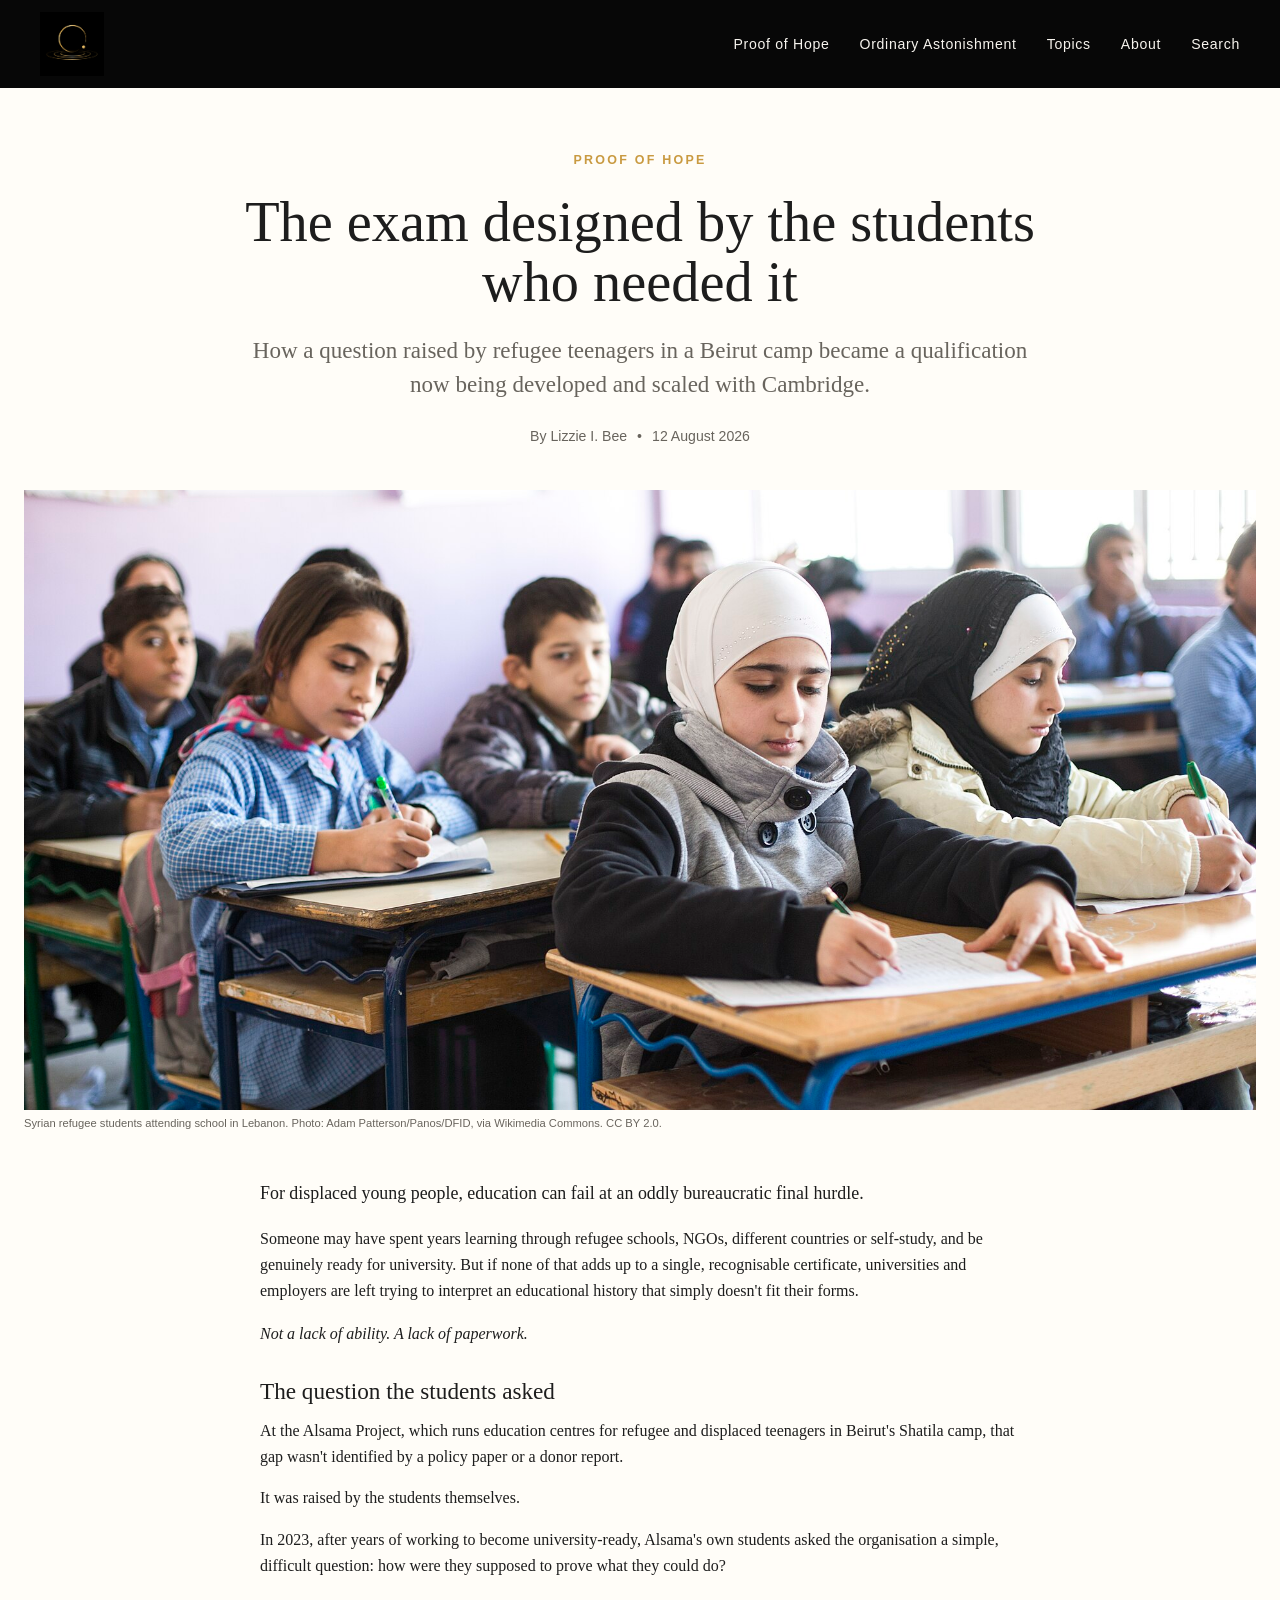
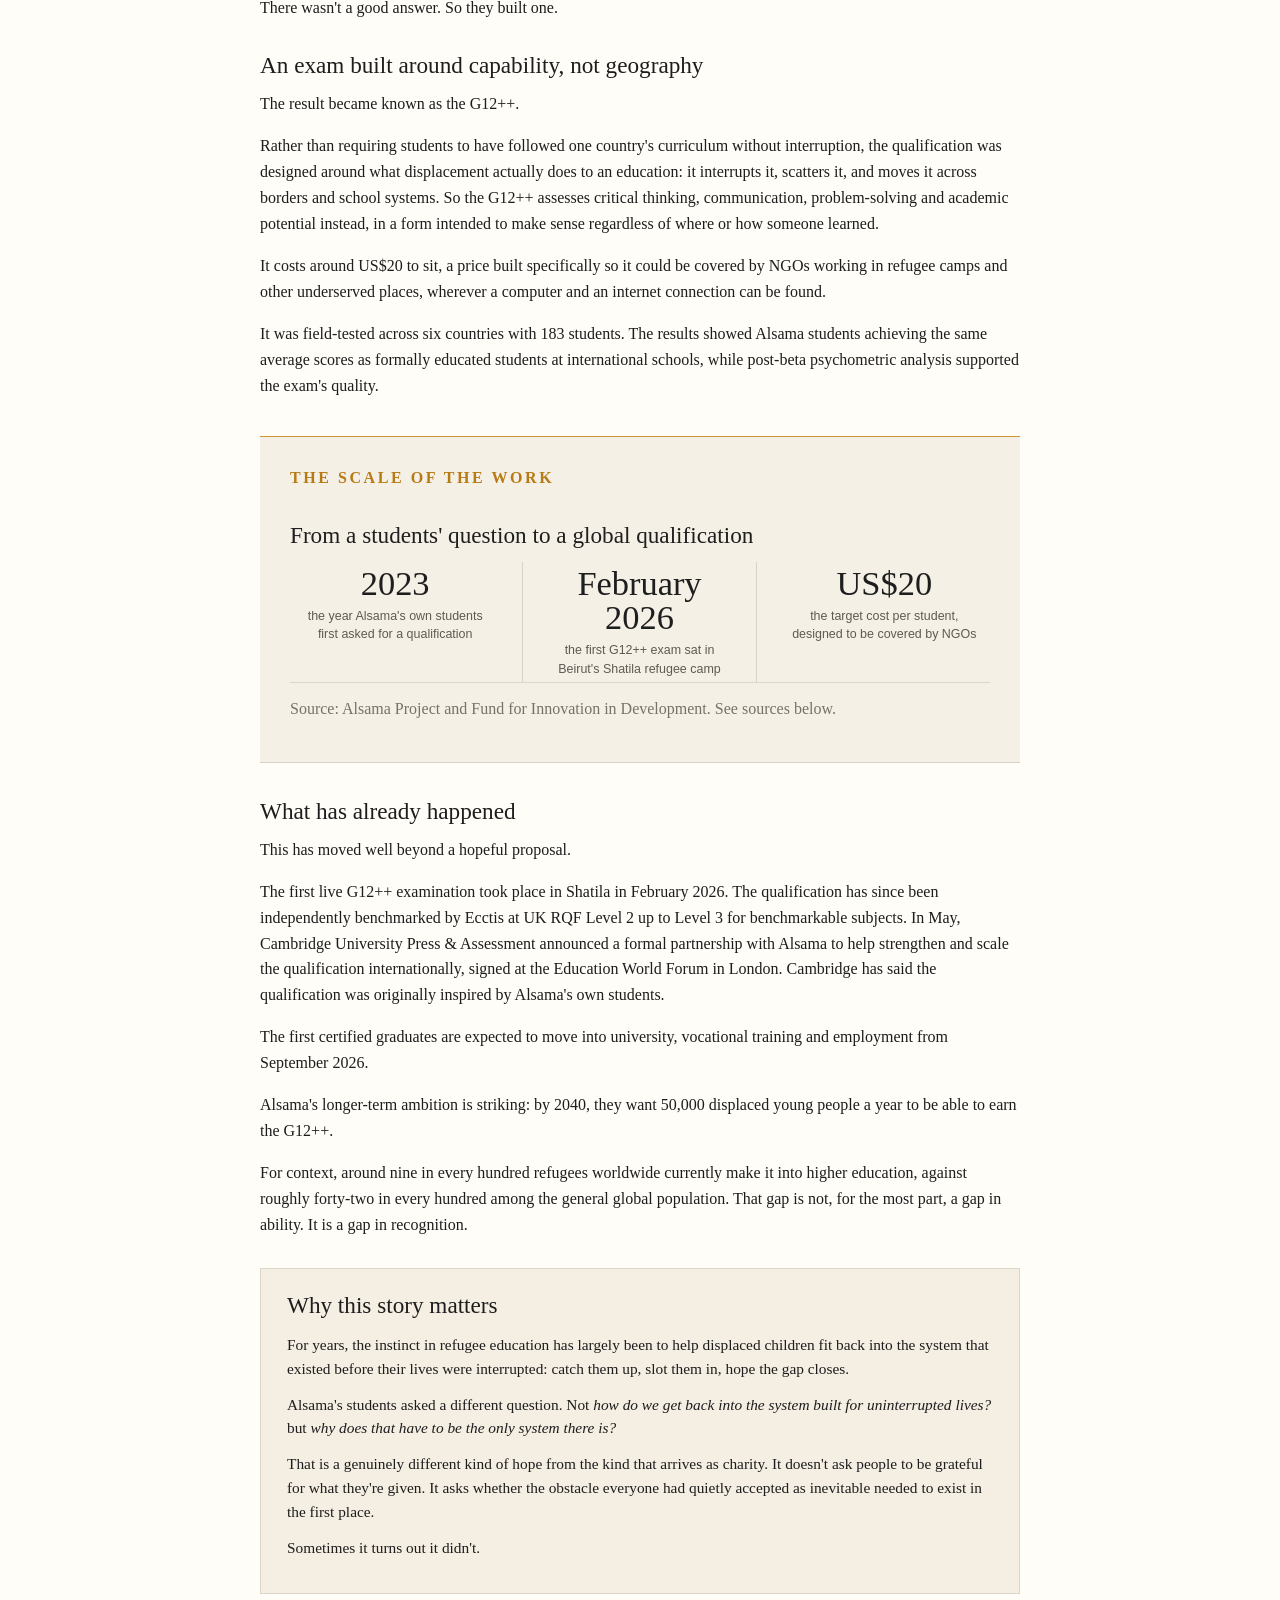
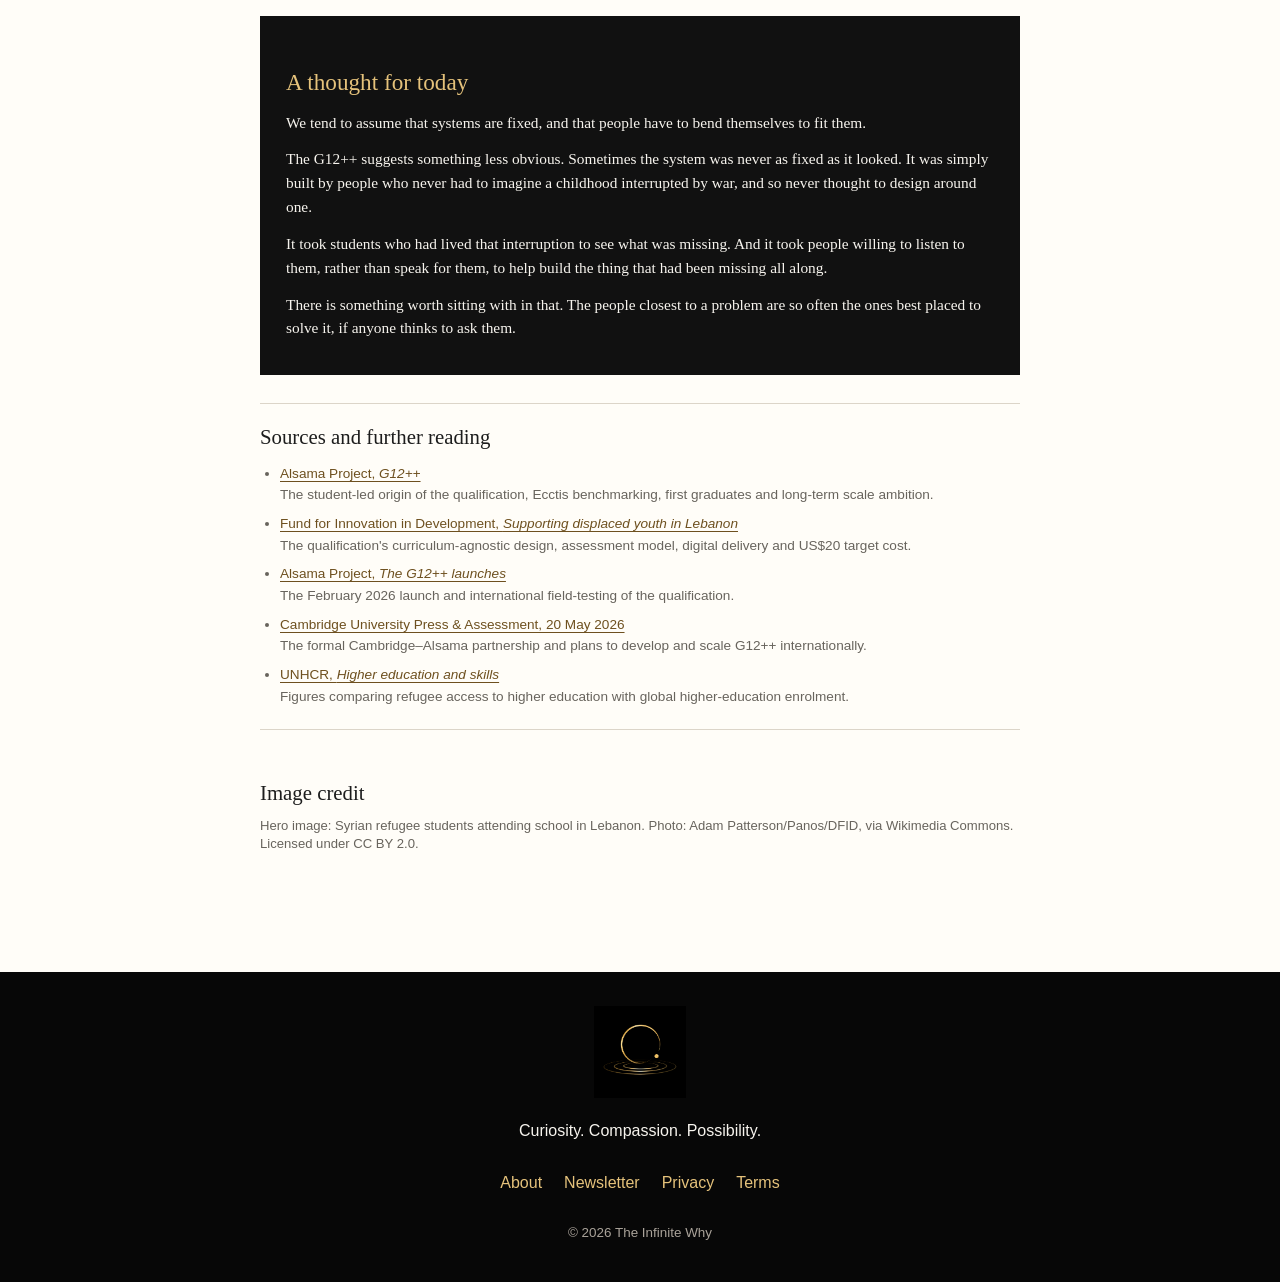
<file: articles/proof-of-hope/the-exam-designed-by-the-students-who-needed-it.html>
<!DOCTYPE html>
<html lang="en">
<head>
    <meta charset="UTF-8">
    <meta name="viewport" content="width=device-width, initial-scale=1.0">
    <meta name="description" content="How a question raised by refugee teenagers in a Beirut camp became the G12++, a qualification now being developed and scaled with Cambridge.">
    <title>The exam designed by the students who needed it | The Infinite Why</title>
    <link rel="stylesheet" href="../../css/style.css">
    <link rel="stylesheet" href="../../css/proof-of-hope.css">
</head>
<body>
    <header class="site-header">
        <nav class="main-navigation" aria-label="Main navigation">
            <a class="brand-link" href="../../index.html">
                <img class="navigation-logo" src="../../images/branding/symbol-logo.png" alt="The Infinite Why home">
            </a>
            <button class="menu-button" type="button" aria-label="Open navigation menu" aria-expanded="false">Menu</button>
            <ul class="navigation-links">
                <li><a href="../../index.html#proof-of-hope">Proof of Hope</a></li>
                <li><a href="../../index.html#ordinary-astonishment">Ordinary Astonishment</a></li>
                <li><a href="../../index.html#topics">Topics</a></li>
                <li><a href="../../about.html">About</a></li>
                <li><a href="../../index.html#search">Search</a></li>
            </ul>
        </nav>
    </header>

    <main class="article-page proof-of-hope-article">
        <article>
            <header class="article-header">
                <div class="article-header-inner">
                    <a class="article-series" href="../../index.html#proof-of-hope">Proof of Hope</a>
                    <h1>The exam designed by the students who needed it</h1>
                    <p class="article-standfirst">
                        How a question raised by refugee teenagers in a Beirut camp became a qualification
                        now being developed and scaled with Cambridge.
                    </p>
                    <div class="article-meta">
                        <span>By Lizzie I. Bee</span>
                        <span aria-hidden="true">•</span>
                        <time datetime="2026-08-12">12 August 2026</time>
                    </div>
                </div>
            </header>

            <figure class="article-hero">
                <img
                    src="../../images/articles/proof-of-hope/the-exam-designed-by-the-students-who-needed-it/the-right-to-education-refugees.jpg"
                    alt="Syrian refugee students attending school in Lebanon."
                >
                <figcaption>
                    Syrian refugee students attending school in Lebanon.
                    <span class="image-credit">Photo: Adam Patterson/Panos/DFID, via Wikimedia Commons. CC BY 2.0.</span>
                </figcaption>
            </figure>

            <div class="article-body">
                <p class="article-opening">
                    For displaced young people, education can fail at an oddly bureaucratic final hurdle.
                </p>

                <p>
                    Someone may have spent years learning through refugee schools, NGOs, different countries or self-study,
                    and be genuinely ready for university. But if none of that adds up to a single, recognisable certificate,
                    universities and employers are left trying to interpret an educational history that simply doesn't fit their forms.
                </p>

                <p class="article-emphasis"><em>Not a lack of ability. A lack of paperwork.</em></p>

                <h2>The question the students asked</h2>

                <p>
                    At the Alsama Project, which runs education centres for refugee and displaced teenagers in Beirut's Shatila camp,
                    that gap wasn't identified by a policy paper or a donor report.
                </p>

                <p>It was raised by the students themselves.</p>

                <p>
                    In 2023, after years of working to become university-ready, Alsama's own students asked the organisation a simple,
                    difficult question: how were they supposed to prove what they could do?
                </p>

                <p>There wasn't a good answer. So they built one.</p>

                <h2>An exam built around capability, not geography</h2>

                <p>The result became known as the G12++.</p>

                <p>
                    Rather than requiring students to have followed one country's curriculum without interruption, the qualification
                    was designed around what displacement actually does to an education: it interrupts it, scatters it, and moves it
                    across borders and school systems. So the G12++ assesses critical thinking, communication, problem-solving and
                    academic potential instead, in a form intended to make sense regardless of where or how someone learned.
                </p>

                <p>
                    It costs around US$20 to sit, a price built specifically so it could be covered by NGOs working in refugee camps
                    and other underserved places, wherever a computer and an internet connection can be found.
                </p>

                <p>
                    It was field-tested across six countries with 183 students. The results showed Alsama students achieving the same average scores
                    as formally educated students at international schools, while post-beta psychometric analysis supported the exam's quality.
                </p>

                <section class="evidence-strip" aria-labelledby="g12-evidence-title">
                    <p class="evidence-kicker">THE SCALE OF THE WORK</p>
                    <h2 id="g12-evidence-title" class="evidence-title">From a students' question to a global qualification</h2>

                    <div class="evidence-stats">
                        <div class="evidence-stat">
                            <span class="evidence-number">2023</span>
                            <span class="evidence-label">the year Alsama's own students first asked for a qualification</span>
                        </div>
                        <div class="evidence-stat">
                            <span class="evidence-number">February 2026</span>
                            <span class="evidence-label">the first G12++ exam sat in Beirut's Shatila refugee camp</span>
                        </div>
                        <div class="evidence-stat">
                            <span class="evidence-number">US$20</span>
                            <span class="evidence-label">the target cost per student, designed to be covered by NGOs</span>
                        </div>
                    </div>

                    <p class="evidence-source">Source: Alsama Project and Fund for Innovation in Development. See sources below.</p>
                </section>

                <h2>What has already happened</h2>

                <p>This has moved well beyond a hopeful proposal.</p>

                <p>
                    The first live G12++ examination took place in Shatila in February 2026. The qualification has since been
                    independently benchmarked by Ecctis at UK RQF Level 2 up to Level 3 for benchmarkable subjects. In May,
                    Cambridge University Press &amp; Assessment announced a formal partnership with Alsama to help strengthen and
                    scale the qualification internationally, signed at the Education World Forum in London. Cambridge has said
                    the qualification was originally inspired by Alsama's own students.
                </p>

                <p>
                    The first certified graduates are expected to move into university, vocational training and employment from September 2026.
                </p>

                <p>
                    Alsama's longer-term ambition is striking: by 2040, they want 50,000 displaced young people a year to be able to earn the G12++.
                </p>

                <p>
                    For context, around nine in every hundred refugees worldwide currently make it into higher education, against roughly
                    forty-two in every hundred among the general global population. That gap is not, for the most part, a gap in ability.
                    It is a gap in recognition.
                </p>

                <section class="article-reflection">
                    <h2>Why this story matters</h2>

                    <p>
                        For years, the instinct in refugee education has largely been to help displaced children fit back into the system
                        that existed before their lives were interrupted: catch them up, slot them in, hope the gap closes.
                    </p>

                    <p>
                        Alsama's students asked a different question. Not <em>how do we get back into the system built for uninterrupted lives?</em>
                        but <em>why does that have to be the only system there is?</em>
                    </p>

                    <p>
                        That is a genuinely different kind of hope from the kind that arrives as charity. It doesn't ask people to be grateful
                        for what they're given. It asks whether the obstacle everyone had quietly accepted as inevitable needed to exist in the first place.
                    </p>

                    <p>Sometimes it turns out it didn't.</p>
                </section>

                <section class="article-takeaway">
                    <h2>A thought for today</h2>

                    <p>
                        We tend to assume that systems are fixed, and that people have to bend themselves to fit them.
                    </p>

                    <p>
                        The G12++ suggests something less obvious. Sometimes the system was never as fixed as it looked. It was simply built
                        by people who never had to imagine a childhood interrupted by war, and so never thought to design around one.
                    </p>

                    <p>
                        It took students who had lived that interruption to see what was missing. And it took people willing to listen to them,
                        rather than speak for them, to help build the thing that had been missing all along.
                    </p>

                    <p>
                        There is something worth sitting with in that. The people closest to a problem are so often the ones best placed to solve it,
                        if anyone thinks to ask them.
                    </p>
                </section>

                <section class="article-references">
                    <h2>Sources and further reading</h2>
                    <ul>
                        <li>
                            <a href="https://alsamaproject.com/g12" target="_blank" rel="noopener noreferrer">
                                Alsama Project, <em>G12++</em>
                            </a>
                            <span>The student-led origin of the qualification, Ecctis benchmarking, first graduates and long-term scale ambition.</span>
                        </li>
                        <li>
                            <a href="https://fundinnovation.dev/en/projects/providing-displaced-youth-pathway-university-through-a-tailored-high-school-qualification" target="_blank" rel="noopener noreferrer">
                                Fund for Innovation in Development, <em>Supporting displaced youth in Lebanon</em>
                            </a>
                            <span>The qualification's curriculum-agnostic design, assessment model, digital delivery and US$20 target cost.</span>
                        </li>
                        <li>
                            <a href="https://alsamaproject.com/news/the-g12-launches" target="_blank" rel="noopener noreferrer">
                                Alsama Project, <em>The G12++ launches</em>
                            </a>
                            <span>The February 2026 launch and international field-testing of the qualification.</span>
                        </li>
                        <li>
                            <a href="https://www.cambridge.org/gb/partnership/news-and-events/news/cambridge-and-alsama-project-partner-on-new-schoolleaver-qualification-to-help-refugees-and-displaced-youth-access-university-training-and-jobs-worldwide" target="_blank" rel="noopener noreferrer">
                                Cambridge University Press &amp; Assessment, 20 May 2026
                            </a>
                            <span>The formal Cambridge–Alsama partnership and plans to develop and scale G12++ internationally.</span>
                        </li>
                        <li>
                            <a href="https://www.unhcr.org/au/what-we-do/build-better-futures/education/higher-education-and-skills" target="_blank" rel="noopener noreferrer">
                                UNHCR, <em>Higher education and skills</em>
                            </a>
                            <span>Figures comparing refugee access to higher education with global higher-education enrolment.</span>
                        </li>
                    </ul>
                </section>

                <section class="article-credits">
                    <h2>Image credit</h2>
                    <p>
                        Hero image: Syrian refugee students attending school in Lebanon. Photo: Adam Patterson/Panos/DFID,
                        via Wikimedia Commons. Licensed under
                        <a href="https://creativecommons.org/licenses/by/2.0/" target="_blank" rel="noopener noreferrer">CC BY 2.0</a>.
                    </p>
                </section>
            </div>
        </article>
    </main>

    <footer class="site-footer">
        <div class="section-inner">
            <img class="footer-logo" src="../../images/branding/symbol-logo.png" alt="">
            <p>Curiosity. Compassion. Possibility.</p>
            <nav aria-label="Footer navigation">
                <a href="../../about.html">About</a>
                <a href="../../pages/newsletter.html">Newsletter</a>
                <a href="../../pages/privacy.html">Privacy</a>
                <a href="../../pages/terms.html">Terms</a>
            </nav>
            <p>© 2026 The Infinite Why</p>
        </div>
    </footer>

    <script src="../../js/main.js"></script>
</body>
</html>
</file>
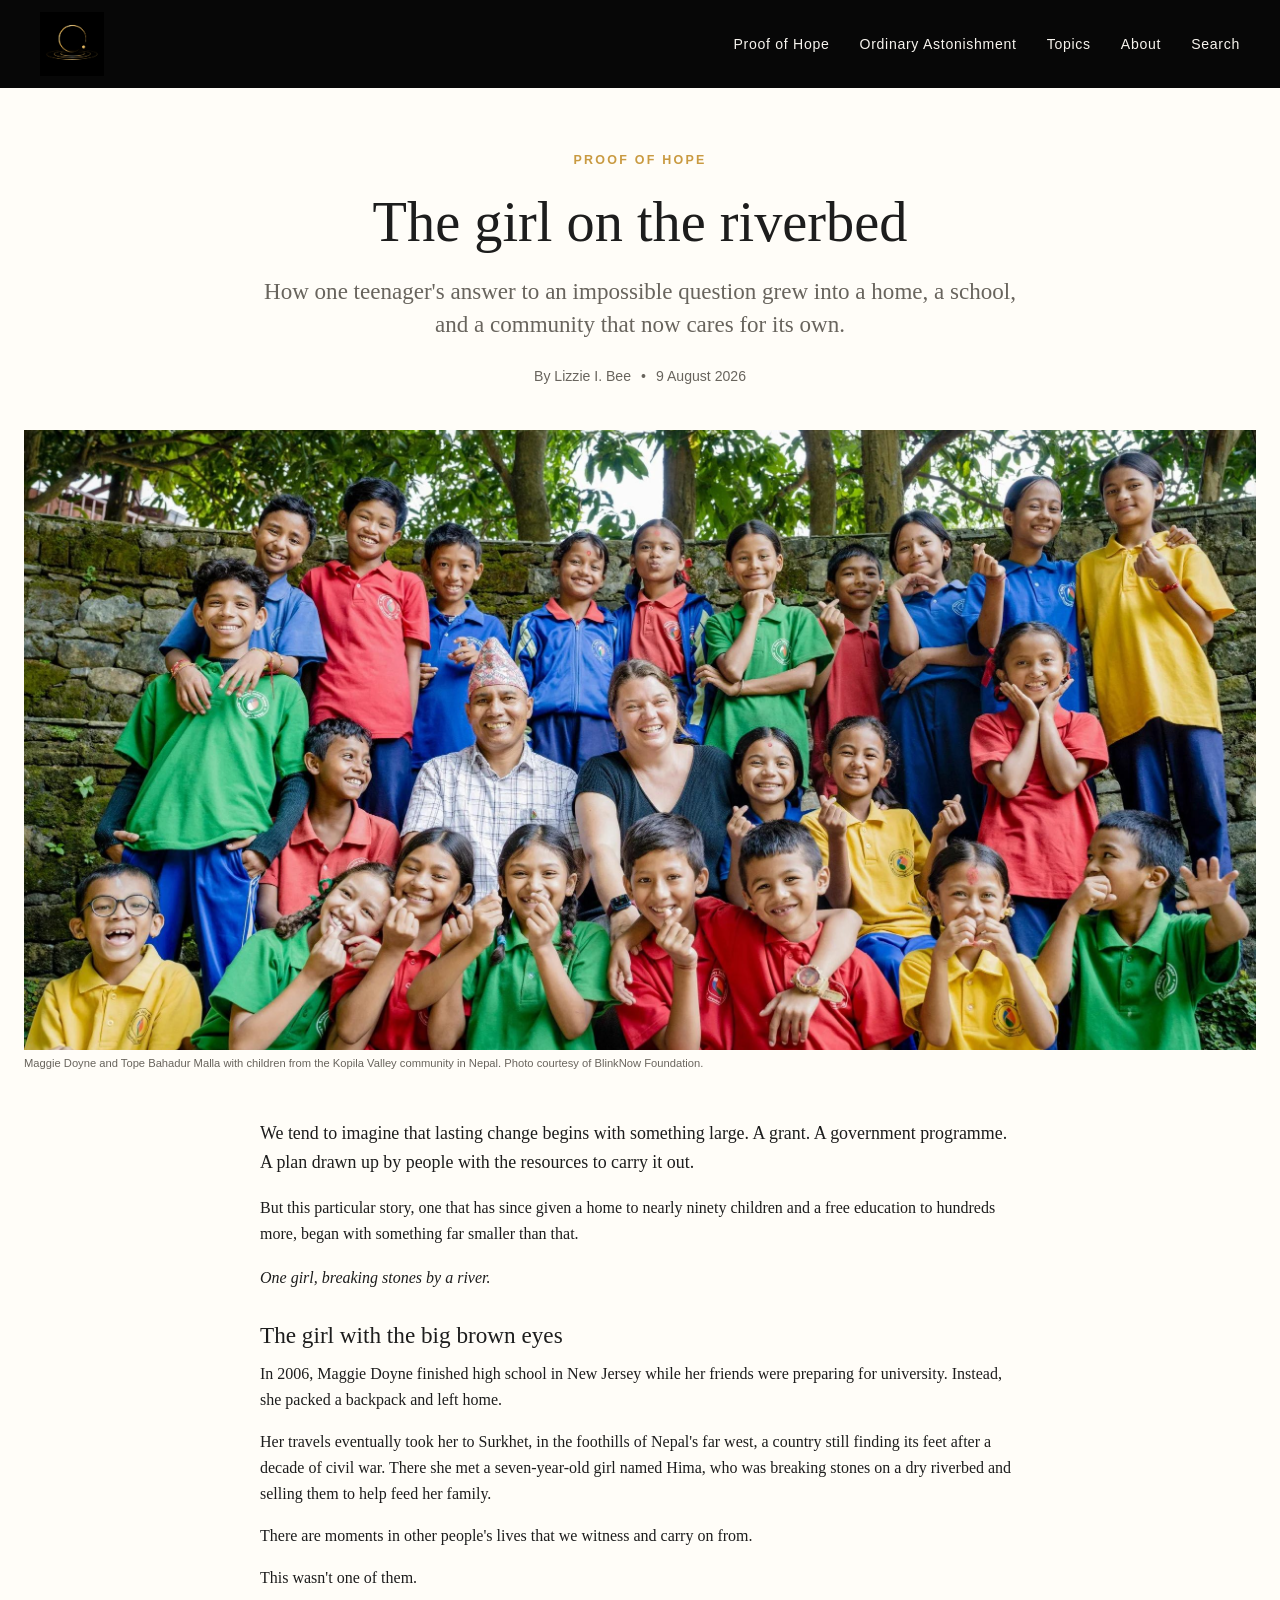
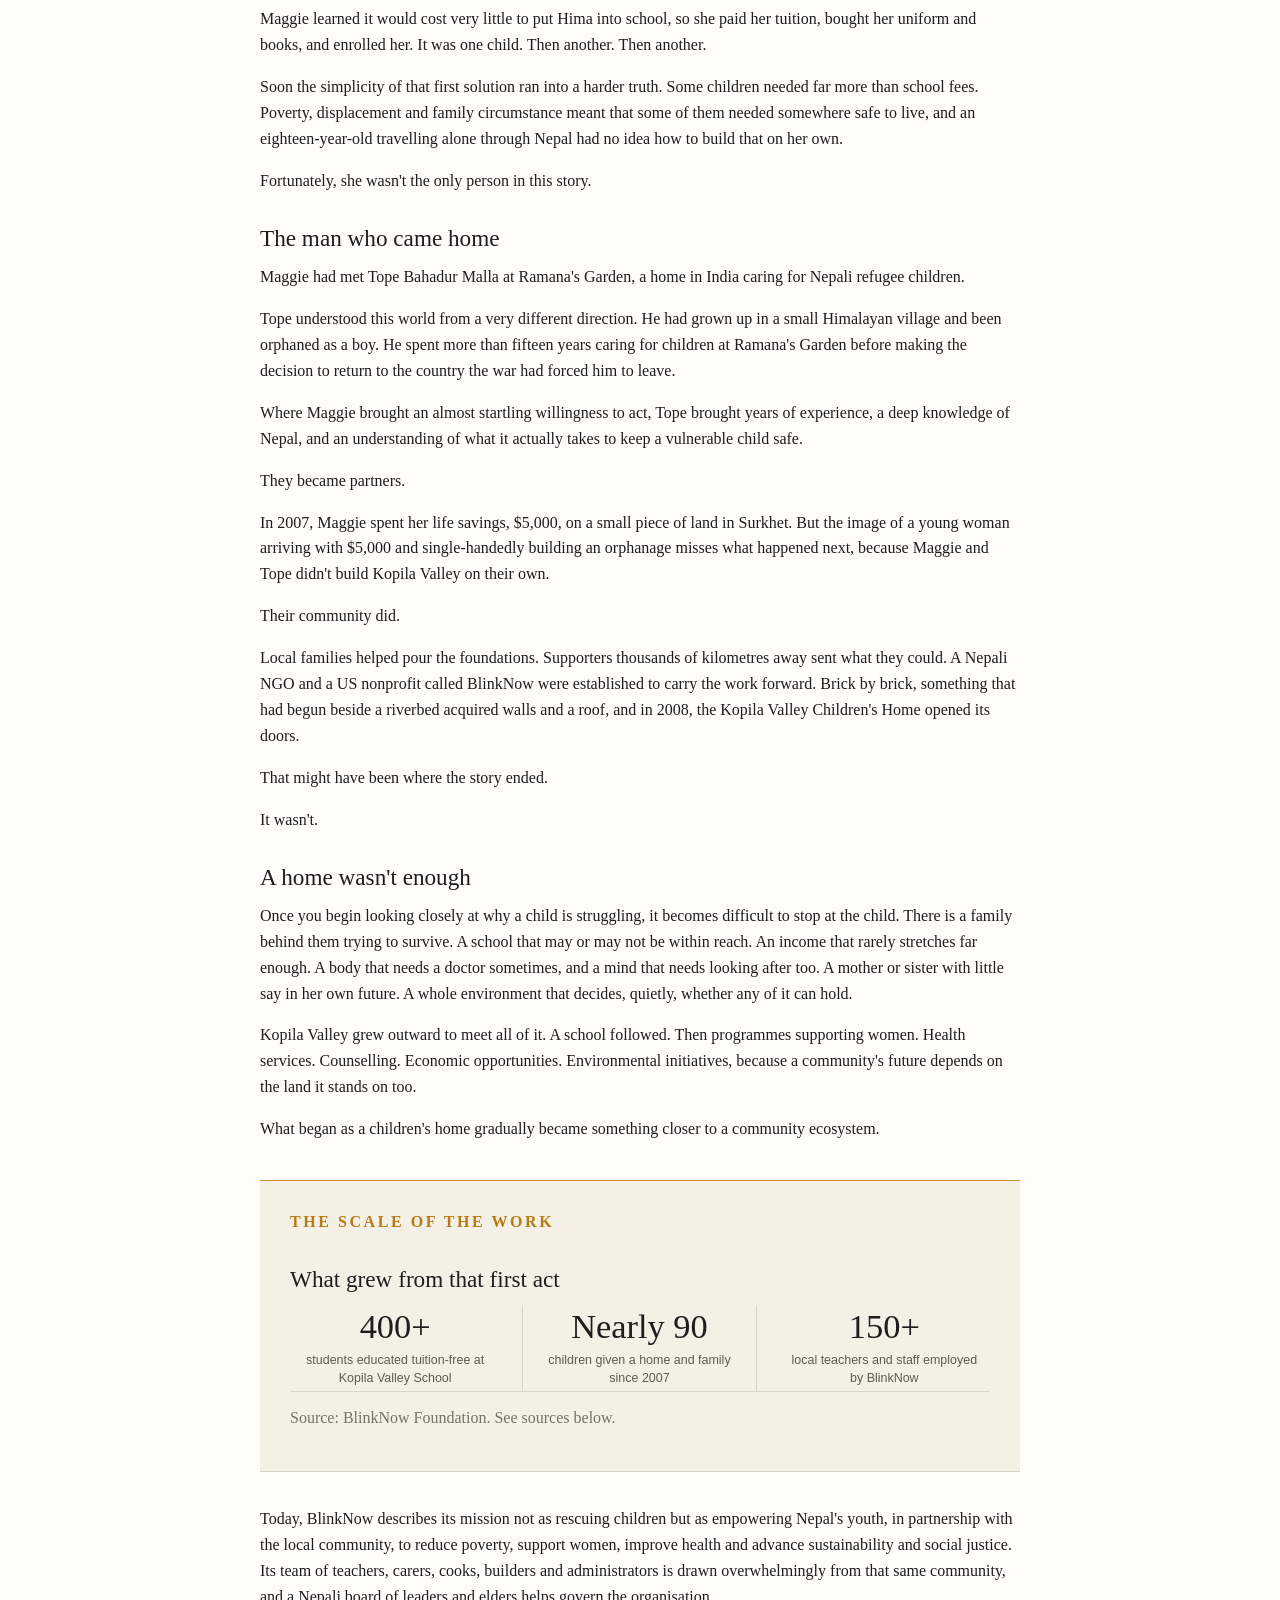
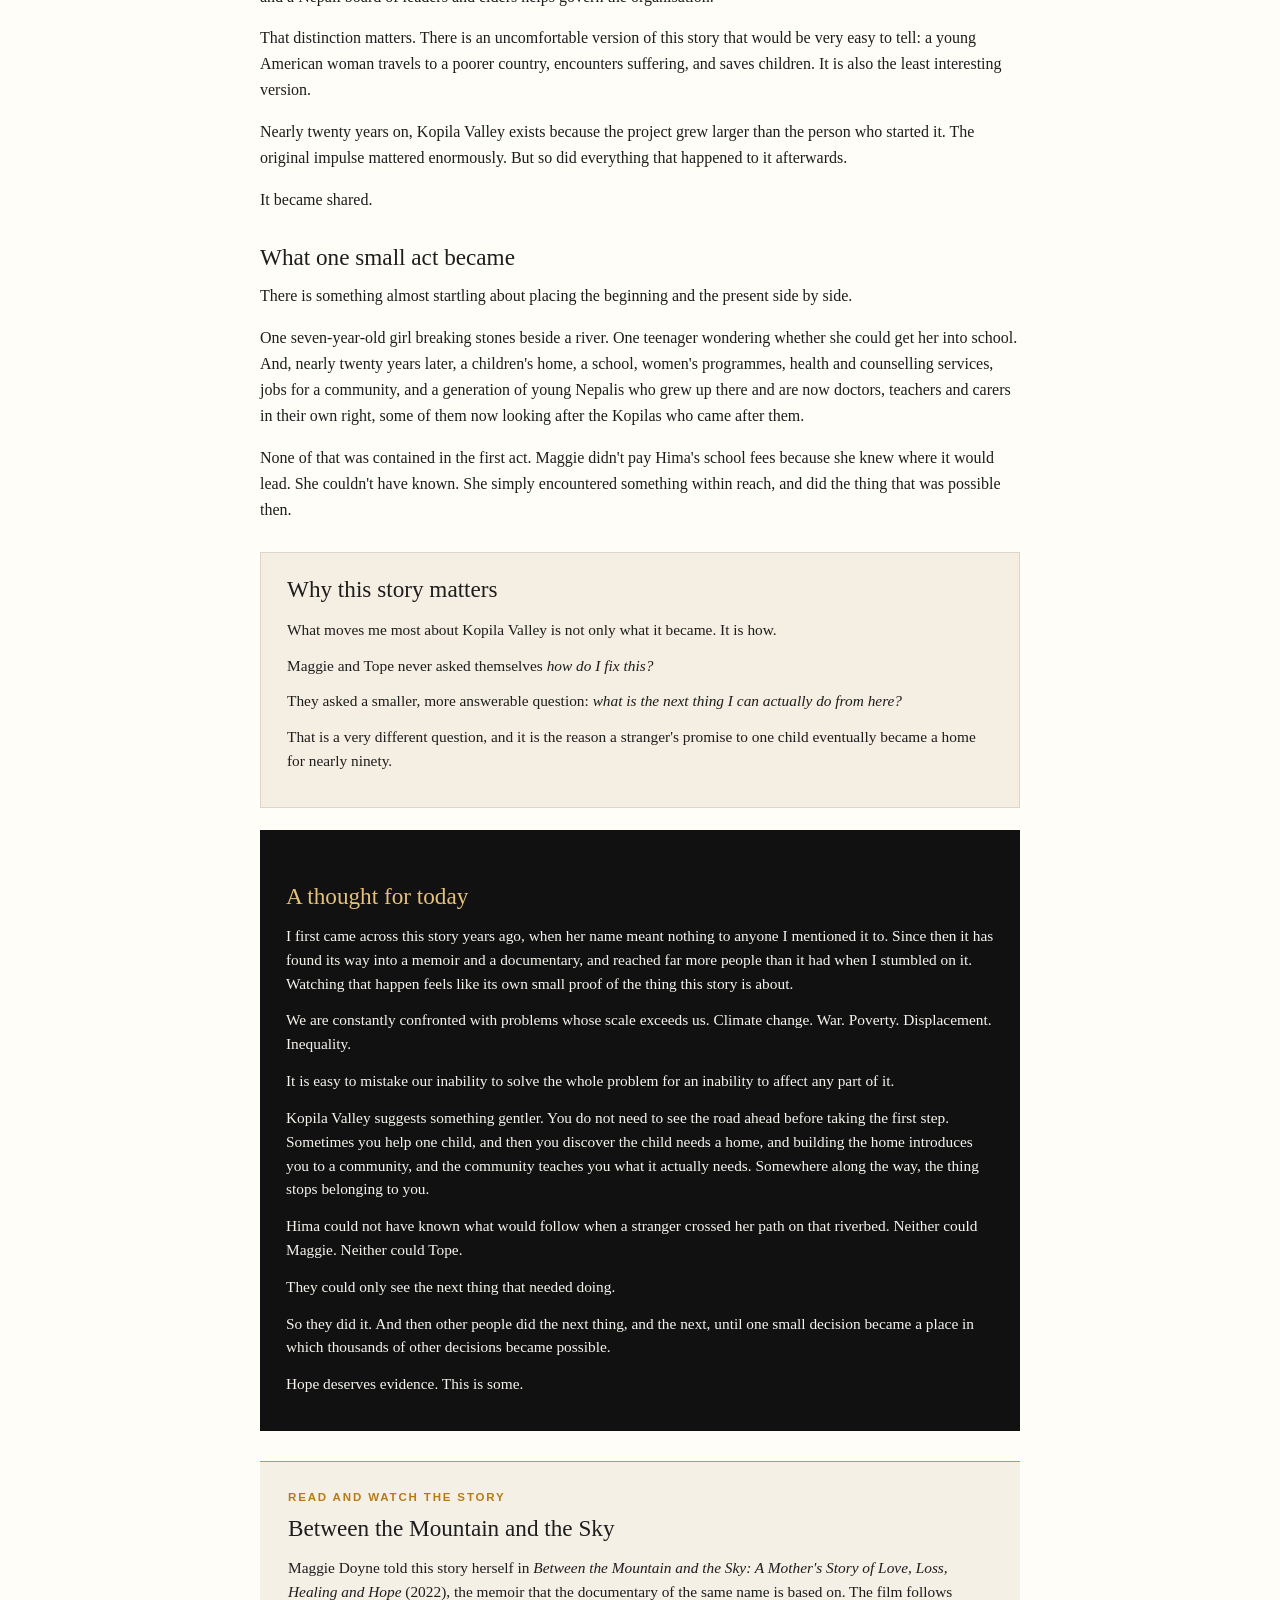
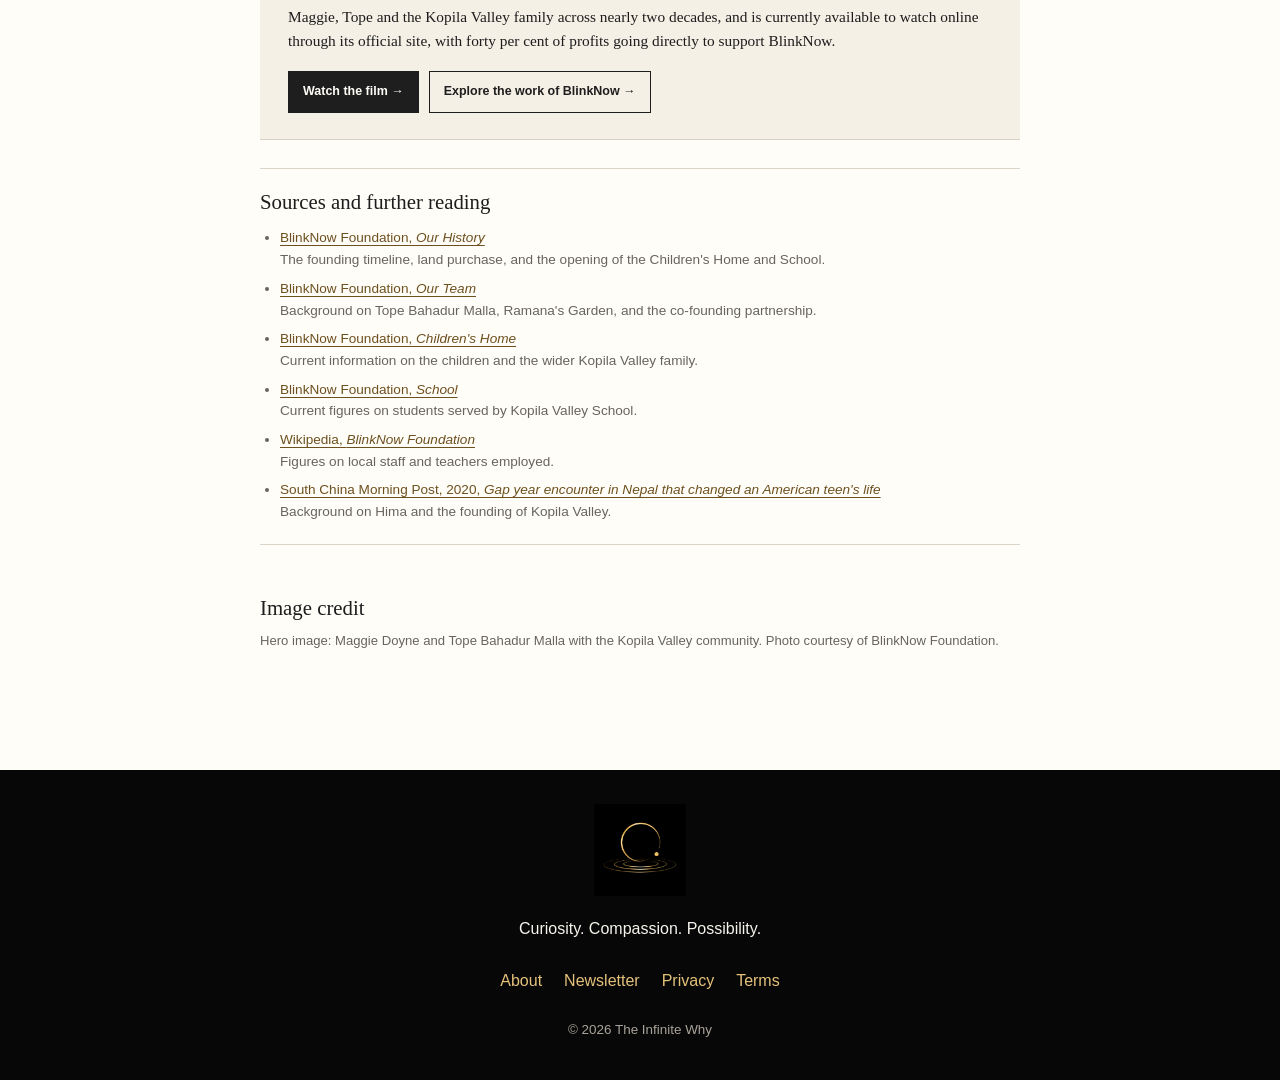
<file: articles/proof-of-hope/the-girl-on-the-riverbed.html>
<!DOCTYPE html>
<html lang="en">
<head>
    <meta charset="UTF-8">
    <meta name="viewport" content="width=device-width, initial-scale=1.0">
    <meta name="description" content="How one teenager's answer to an impossible question grew into a home, a school, and a community that now cares for its own.">
    <title>The girl on the riverbed | The Infinite Why</title>
    <link rel="stylesheet" href="../../css/style.css">
    <link rel="stylesheet" href="../../css/proof-of-hope.css">
</head>
<body>
    <header class="site-header">
        <nav class="main-navigation" aria-label="Main navigation">
            <a class="brand-link" href="../../index.html">
                <img class="navigation-logo" src="../../images/branding/symbol-logo.png" alt="The Infinite Why home">
            </a>
            <button class="menu-button" type="button" aria-label="Open navigation menu" aria-expanded="false">Menu</button>
            <ul class="navigation-links">
                <li><a href="../../index.html#proof-of-hope">Proof of Hope</a></li>
                <li><a href="../../index.html#ordinary-astonishment">Ordinary Astonishment</a></li>
                <li><a href="../../index.html#topics">Topics</a></li>
                <li><a href="../../about.html">About</a></li>
                <li><a href="../../index.html#search">Search</a></li>
            </ul>
        </nav>
    </header>

    <main class="article-page proof-of-hope-article">
        <article>
            <header class="article-header">
                <div class="article-header-inner">
                    <a class="article-series" href="../../index.html#proof-of-hope">Proof of Hope</a>
                    <h1>The girl on the riverbed</h1>
                    <p class="article-standfirst">
                        How one teenager's answer to an impossible question grew into a home,
                        a school, and a community that now cares for its own.
                    </p>
                    <div class="article-meta">
                        <span>By Lizzie I. Bee</span>
                        <span aria-hidden="true">•</span>
                        <time datetime="2026-08-09">9 August 2026</time>
                    </div>
                </div>
            </header>

            <figure class="article-hero">
                <img
                    src="../../images/articles/proof-of-hope/the-girl-on-the-riverbed/maggie-tope-kopila-family.jpg"
                    alt="Maggie Doyne and Tope Bahadur Malla surrounded by children from the Kopila Valley community in Nepal."
                >
                <figcaption>
                    Maggie Doyne and Tope Bahadur Malla with children from the Kopila Valley community in Nepal.
                    <span class="image-credit">Photo courtesy of BlinkNow Foundation.</span>
                </figcaption>
            </figure>

            <div class="article-body">
                <p class="article-opening">
                    We tend to imagine that lasting change begins with something large. A grant.
                    A government programme. A plan drawn up by people with the resources to carry it out.
                </p>

                <p>
                    But this particular story, one that has since given a home to nearly ninety children
                    and a free education to hundreds more, began with something far smaller than that.
                </p>

                <p class="article-emphasis"><em>One girl, breaking stones by a river.</em></p>

                <h2>The girl with the big brown eyes</h2>

                <p>
                    In 2006, Maggie Doyne finished high school in New Jersey while her friends were preparing
                    for university. Instead, she packed a backpack and left home.
                </p>

                <p>
                    Her travels eventually took her to Surkhet, in the foothills of Nepal's far west, a country
                    still finding its feet after a decade of civil war. There she met a seven-year-old girl
                    named Hima, who was breaking stones on a dry riverbed and selling them to help feed her family.
                </p>

                <p>There are moments in other people's lives that we witness and carry on from.</p>
                <p>This wasn't one of them.</p>

                <p>
                    Maggie learned it would cost very little to put Hima into school, so she paid her tuition,
                    bought her uniform and books, and enrolled her. It was one child. Then another. Then another.
                </p>

                <p>
                    Soon the simplicity of that first solution ran into a harder truth. Some children needed far
                    more than school fees. Poverty, displacement and family circumstance meant that some of them
                    needed somewhere safe to live, and an eighteen-year-old travelling alone through Nepal had
                    no idea how to build that on her own.
                </p>

                <p>Fortunately, she wasn't the only person in this story.</p>

                <h2>The man who came home</h2>

                <p>
                    Maggie had met Tope Bahadur Malla at Ramana's Garden, a home in India caring for Nepali refugee children.
                </p>

                <p>
                    Tope understood this world from a very different direction. He had grown up in a small Himalayan
                    village and been orphaned as a boy. He spent more than fifteen years caring for children at Ramana's
                    Garden before making the decision to return to the country the war had forced him to leave.
                </p>

                <p>
                    Where Maggie brought an almost startling willingness to act, Tope brought years of experience,
                    a deep knowledge of Nepal, and an understanding of what it actually takes to keep a vulnerable child safe.
                </p>

                <p>They became partners.</p>

                <p>
                    In 2007, Maggie spent her life savings, $5,000, on a small piece of land in Surkhet. But the image
                    of a young woman arriving with $5,000 and single-handedly building an orphanage misses what happened
                    next, because Maggie and Tope didn't build Kopila Valley on their own.
                </p>

                <p>Their community did.</p>

                <p>
                    Local families helped pour the foundations. Supporters thousands of kilometres away sent what they could.
                    A Nepali NGO and a US nonprofit called BlinkNow were established to carry the work forward. Brick by brick,
                    something that had begun beside a riverbed acquired walls and a roof, and in 2008, the Kopila Valley
                    Children's Home opened its doors.
                </p>

                <p>That might have been where the story ended.</p>
                <p>It wasn't.</p>

                <h2>A home wasn't enough</h2>

                <p>
                    Once you begin looking closely at why a child is struggling, it becomes difficult to stop at the child.
                    There is a family behind them trying to survive. A school that may or may not be within reach. An income
                    that rarely stretches far enough. A body that needs a doctor sometimes, and a mind that needs looking
                    after too. A mother or sister with little say in her own future. A whole environment that decides,
                    quietly, whether any of it can hold.
                </p>

                <p>
                    Kopila Valley grew outward to meet all of it. A school followed. Then programmes supporting women.
                    Health services. Counselling. Economic opportunities. Environmental initiatives, because a community's
                    future depends on the land it stands on too.
                </p>

                <p>What began as a children's home gradually became something closer to a community ecosystem.</p>

                <section class="evidence-strip" aria-labelledby="kopila-evidence-title">
                    <p class="evidence-kicker">THE SCALE OF THE WORK</p>
                    <h2 id="kopila-evidence-title" class="evidence-title">What grew from that first act</h2>

                    <div class="evidence-stats">
                        <div class="evidence-stat">
                            <span class="evidence-number">400+</span>
                            <span class="evidence-label">students educated tuition-free at Kopila Valley School</span>
                        </div>
                        <div class="evidence-stat">
                            <span class="evidence-number">Nearly 90</span>
                            <span class="evidence-label">children given a home and family since 2007</span>
                        </div>
                        <div class="evidence-stat">
                            <span class="evidence-number">150+</span>
                            <span class="evidence-label">local teachers and staff employed by BlinkNow</span>
                        </div>
                    </div>

                    <p class="evidence-source">Source: BlinkNow Foundation. See sources below.</p>
                </section>

                <p>
                    Today, BlinkNow describes its mission not as rescuing children but as empowering Nepal's youth,
                    in partnership with the local community, to reduce poverty, support women, improve health and advance
                    sustainability and social justice. Its team of teachers, carers, cooks, builders and administrators
                    is drawn overwhelmingly from that same community, and a Nepali board of leaders and elders helps govern
                    the organisation.
                </p>

                <p>
                    That distinction matters. There is an uncomfortable version of this story that would be very easy to tell:
                    a young American woman travels to a poorer country, encounters suffering, and saves children. It is also
                    the least interesting version.
                </p>

                <p>
                    Nearly twenty years on, Kopila Valley exists because the project grew larger than the person who started it.
                    The original impulse mattered enormously. But so did everything that happened to it afterwards.
                </p>

                <p>It became shared.</p>

                <h2>What one small act became</h2>

                <p>There is something almost startling about placing the beginning and the present side by side.</p>

                <p>
                    One seven-year-old girl breaking stones beside a river. One teenager wondering whether she could get her
                    into school. And, nearly twenty years later, a children's home, a school, women's programmes, health and
                    counselling services, jobs for a community, and a generation of young Nepalis who grew up there and are
                    now doctors, teachers and carers in their own right, some of them now looking after the Kopilas who came
                    after them.
                </p>

                <p>
                    None of that was contained in the first act. Maggie didn't pay Hima's school fees because she knew where
                    it would lead. She couldn't have known. She simply encountered something within reach, and did the thing
                    that was possible then.
                </p>

                <section class="article-reflection">
                    <h2>Why this story matters</h2>
                    <p>What moves me most about Kopila Valley is not only what it became. It is how.</p>
                    <p>Maggie and Tope never asked themselves <em>how do I fix this?</em></p>
                    <p>
                        They asked a smaller, more answerable question:
                        <em>what is the next thing I can actually do from here?</em>
                    </p>
                    <p>
                        That is a very different question, and it is the reason a stranger's promise to one child
                        eventually became a home for nearly ninety.
                    </p>
                </section>

                <section class="article-takeaway">
                    <h2>A thought for today</h2>

                    <p>
                        I first came across this story years ago, when her name meant nothing to anyone I mentioned it to.
                        Since then it has found its way into a memoir and a documentary, and reached far more people than it
                        had when I stumbled on it. Watching that happen feels like its own small proof of the thing this story
                        is about.
                    </p>

                    <p>
                        We are constantly confronted with problems whose scale exceeds us. Climate change. War. Poverty.
                        Displacement. Inequality.
                    </p>

                    <p>It is easy to mistake our inability to solve the whole problem for an inability to affect any part of it.</p>

                    <p>
                        Kopila Valley suggests something gentler. You do not need to see the road ahead before taking the first
                        step. Sometimes you help one child, and then you discover the child needs a home, and building the home
                        introduces you to a community, and the community teaches you what it actually needs. Somewhere along
                        the way, the thing stops belonging to you.
                    </p>

                    <p>
                        Hima could not have known what would follow when a stranger crossed her path on that riverbed.
                        Neither could Maggie. Neither could Tope.
                    </p>

                    <p>They could only see the next thing that needed doing.</p>

                    <p>
                        So they did it. And then other people did the next thing, and the next, until one small decision became
                        a place in which thousands of other decisions became possible.
                    </p>

                    <p>Hope deserves evidence. This is some.</p>
                </section>

                <section class="story-links" aria-labelledby="story-links-title">
                    <p class="story-links-kicker">READ AND WATCH THE STORY</p>
                    <h2 id="story-links-title">Between the Mountain and the Sky</h2>

                    <p>
                        Maggie Doyne told this story herself in
                        <em>Between the Mountain and the Sky: A Mother's Story of Love, Loss, Healing and Hope</em> (2022),
                        the memoir that the documentary of the same name is based on. The film follows Maggie, Tope and the
                        Kopila Valley family across nearly two decades, and is currently available to watch online through
                        its official site, with forty per cent of profits going directly to support BlinkNow.
                    </p>

                    <div class="story-link-actions">
                        <a class="story-link-button" href="https://www.maggie-doyne.com/" target="_blank" rel="noopener noreferrer">
                            Watch the film →
                        </a>
                        <a class="story-link-button story-link-button-secondary" href="https://www.blinknow.org/" target="_blank" rel="noopener noreferrer">
                            Explore the work of BlinkNow →
                        </a>
                    </div>
                </section>

                <section class="article-references">
                    <h2>Sources and further reading</h2>
                    <ul>
                        <li>
                            <a href="https://www.blinknow.org/history/" target="_blank" rel="noopener noreferrer">
                                BlinkNow Foundation, <em>Our History</em>
                            </a>
                            <span>The founding timeline, land purchase, and the opening of the Children's Home and School.</span>
                        </li>
                        <li>
                            <a href="https://www.blinknow.org/team/" target="_blank" rel="noopener noreferrer">
                                BlinkNow Foundation, <em>Our Team</em>
                            </a>
                            <span>Background on Tope Bahadur Malla, Ramana's Garden, and the co-founding partnership.</span>
                        </li>
                        <li>
                            <a href="https://www.blinknow.org/childrens-home/" target="_blank" rel="noopener noreferrer">
                                BlinkNow Foundation, <em>Children's Home</em>
                            </a>
                            <span>Current information on the children and the wider Kopila Valley family.</span>
                        </li>
                        <li>
                            <a href="https://www.blinknow.org/school/" target="_blank" rel="noopener noreferrer">
                                BlinkNow Foundation, <em>School</em>
                            </a>
                            <span>Current figures on students served by Kopila Valley School.</span>
                        </li>
                        <li>
                            <a href="https://en.wikipedia.org/wiki/BlinkNow_Foundation" target="_blank" rel="noopener noreferrer">
                                Wikipedia, <em>BlinkNow Foundation</em>
                            </a>
                            <span>Figures on local staff and teachers employed.</span>
                        </li>
                        <li>
                            <a href="https://www.scmp.com/lifestyle/family-relationships/article/3086691/gap-year-encounter-nepal-changed-american-teens-life" target="_blank" rel="noopener noreferrer">
                                South China Morning Post, 2020,
                                <em>Gap year encounter in Nepal that changed an American teen's life</em>
                            </a>
                            <span>Background on Hima and the founding of Kopila Valley.</span>
                        </li>
                    </ul>
                </section>

                <section class="article-credits">
                    <h2>Image credit</h2>
                    <p>
                        Hero image: Maggie Doyne and Tope Bahadur Malla with the Kopila Valley community.
                        Photo courtesy of BlinkNow Foundation.
                    </p>
                </section>
            </div>
        </article>
    </main>

    <footer class="site-footer">
        <div class="section-inner">
            <img class="footer-logo" src="../../images/branding/symbol-logo.png" alt="">
            <p>Curiosity. Compassion. Possibility.</p>
            <nav aria-label="Footer navigation">
                <a href="../../about.html">About</a>
                <a href="../../pages/newsletter.html">Newsletter</a>
                <a href="../../pages/privacy.html">Privacy</a>
                <a href="../../pages/terms.html">Terms</a>
            </nav>
            <p>© 2026 The Infinite Why</p>
        </div>
    </footer>

    <script src="../../js/main.js"></script>
</body>
</html>
</file>
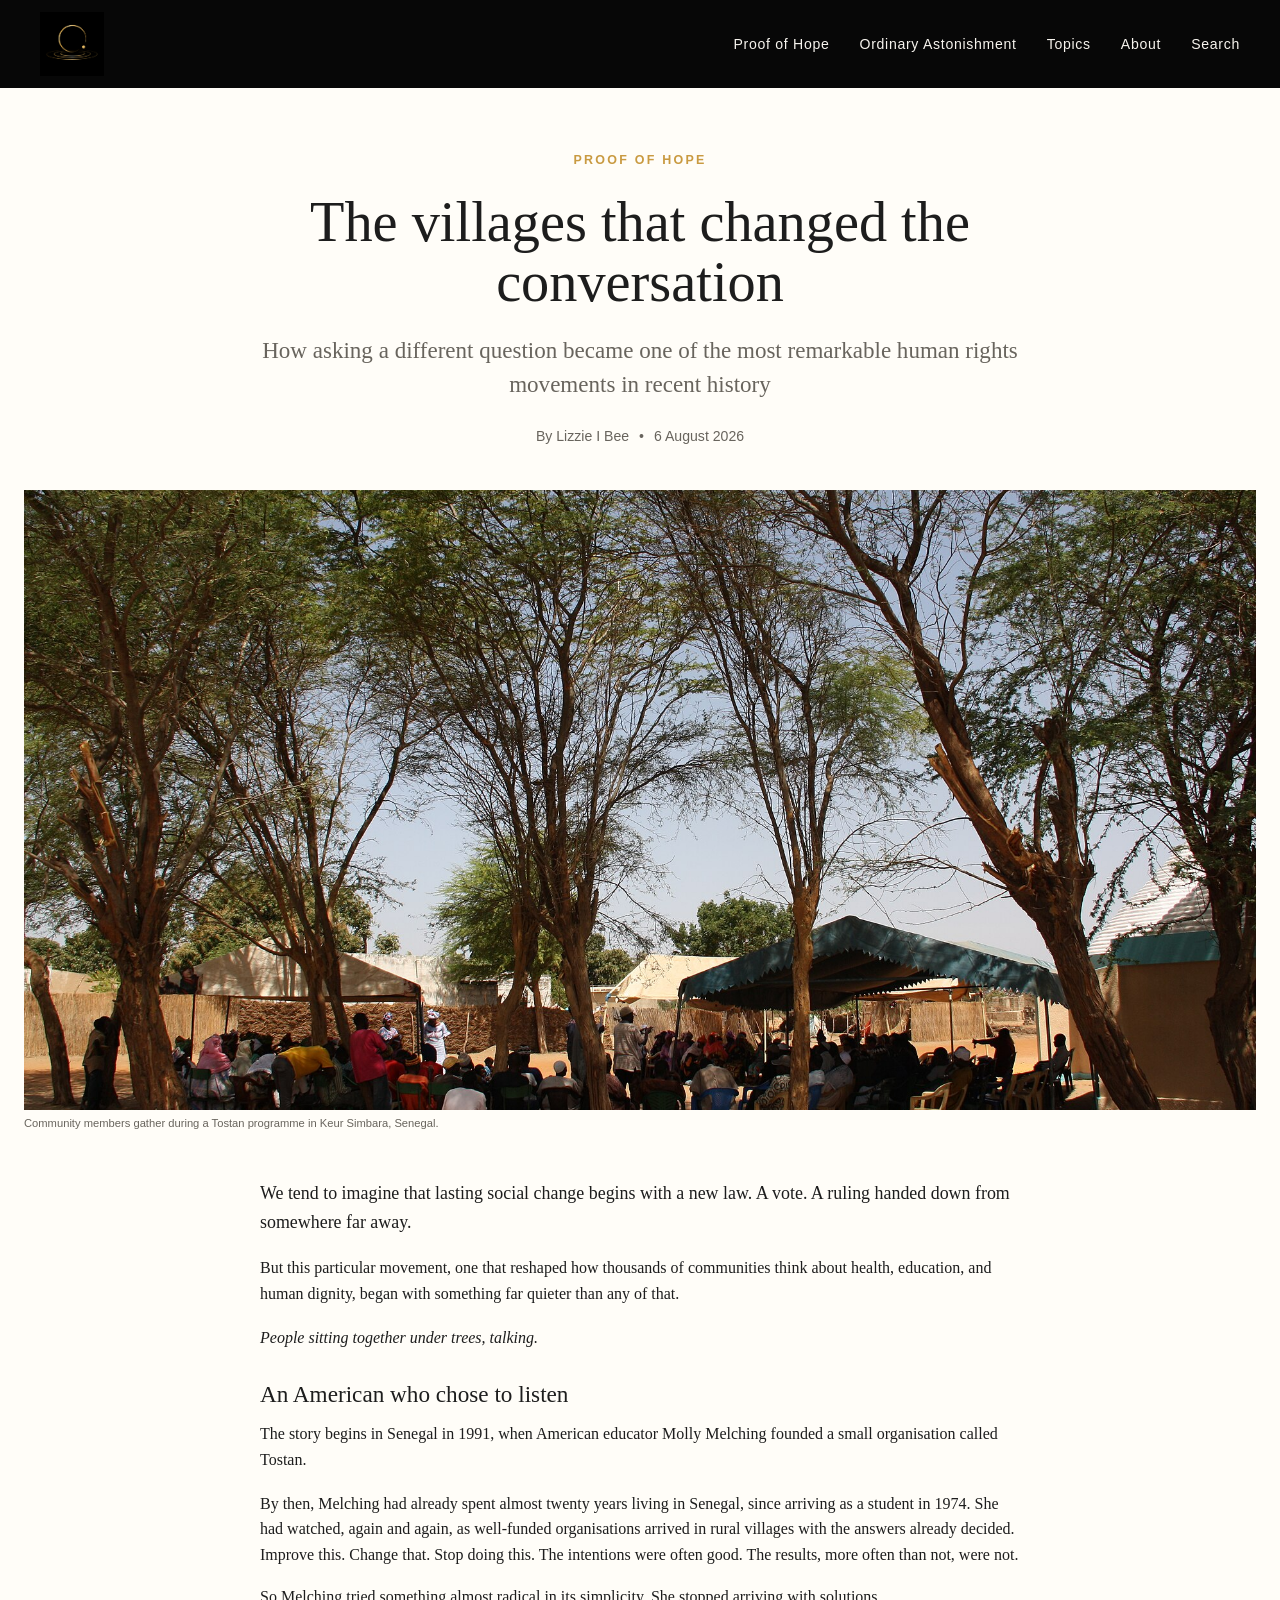
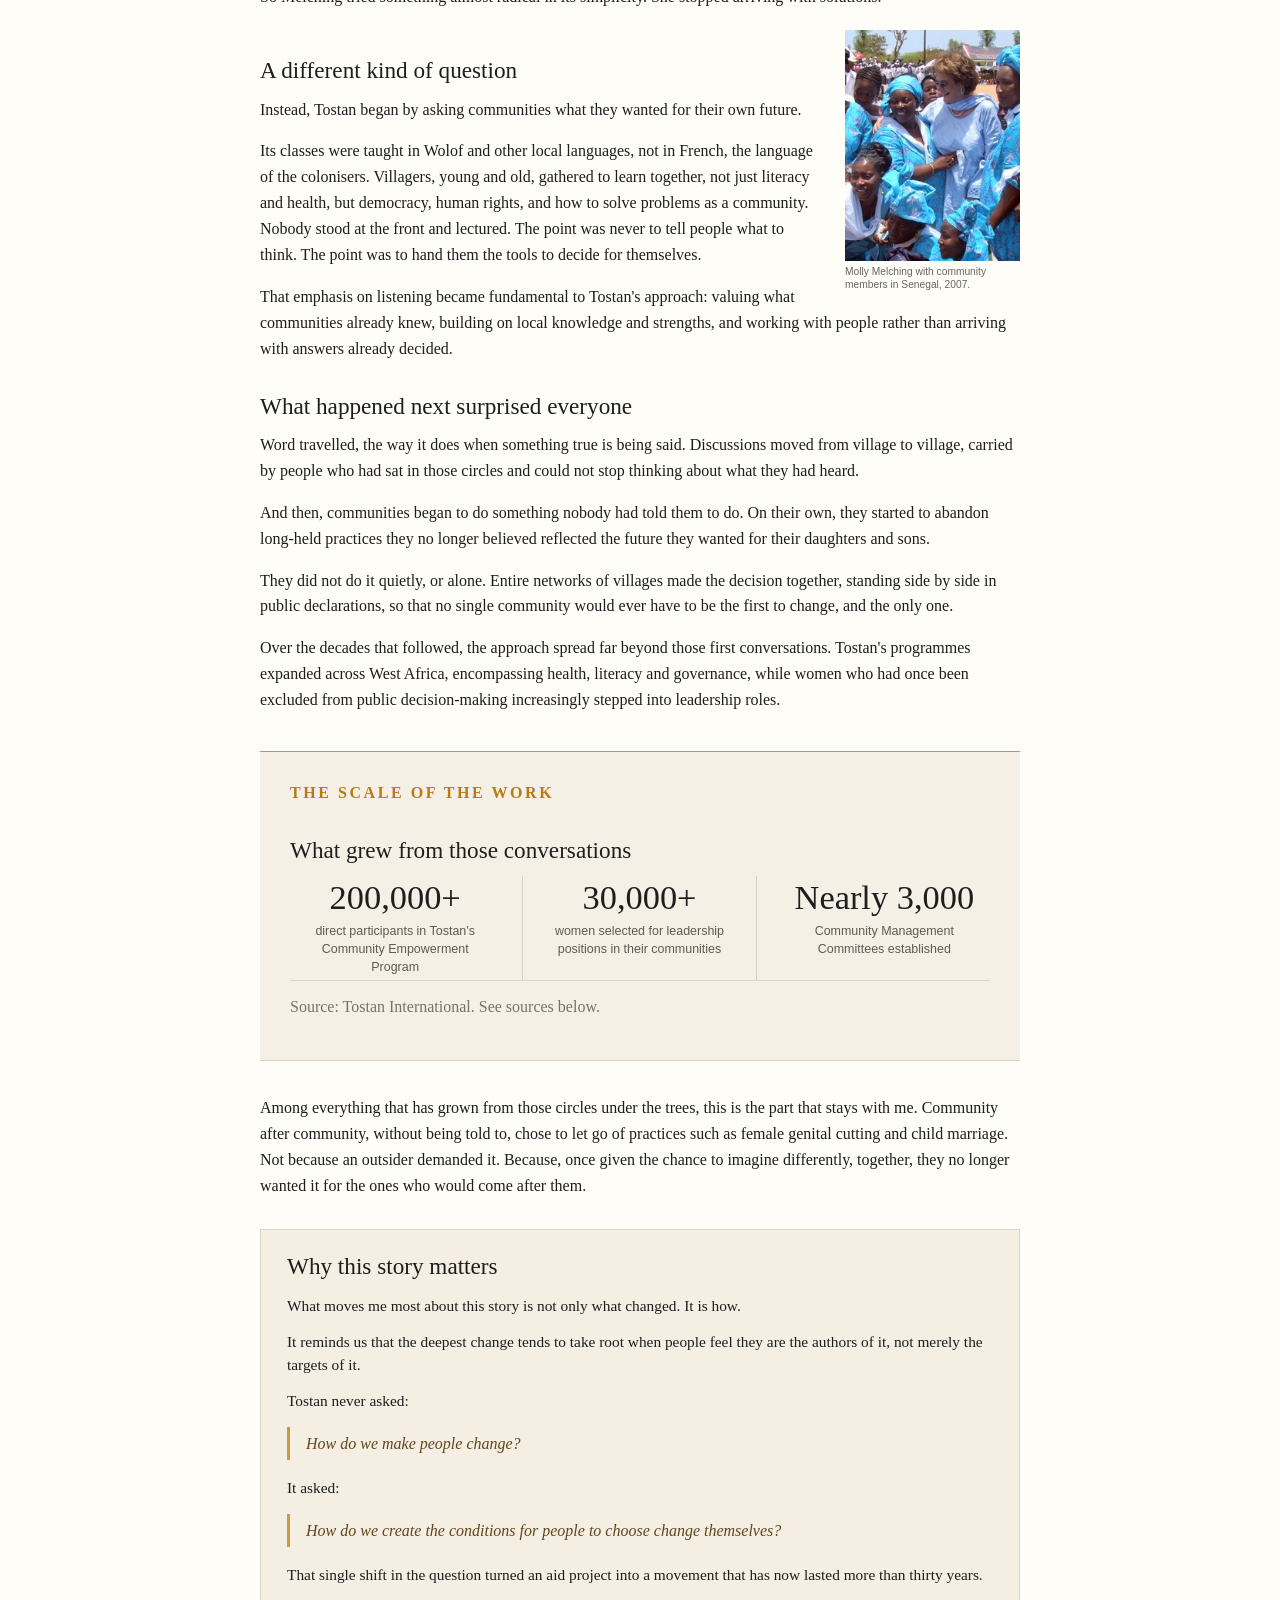
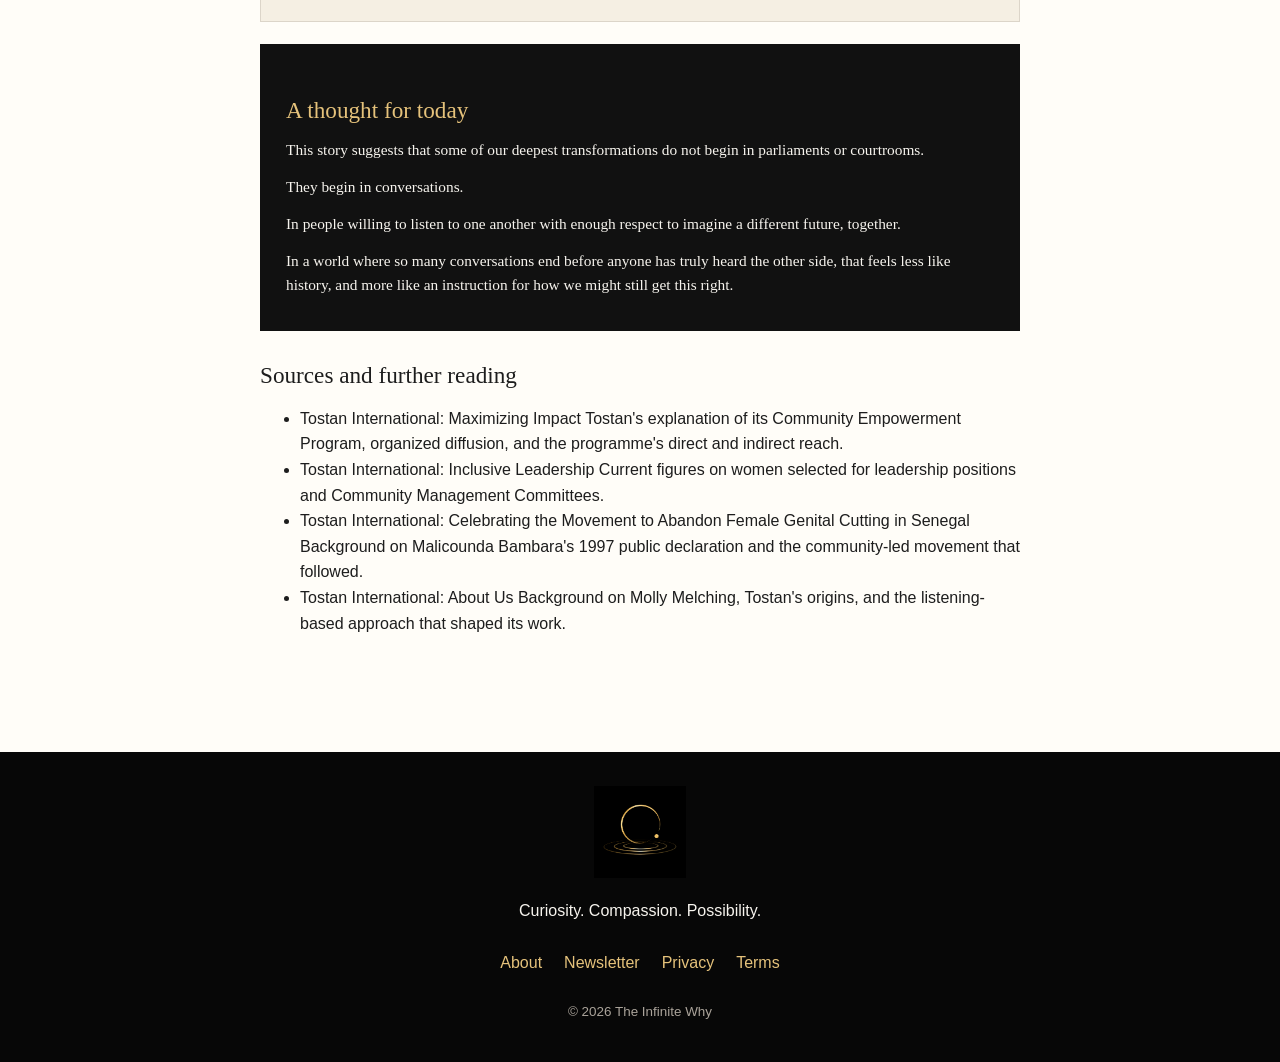
<file: articles/proof-of-hope/villages-that-changed-the-conversation.html>
<!DOCTYPE html>
<html lang="en">
<head>
    <meta charset="UTF-8">

    <meta
        name="viewport"
        content="width=device-width, initial-scale=1.0"
    >

    <meta
        name="description"
        content="How asking a different question became one of the most remarkable human rights movements in recent history."
    >

    <title>
        The villages that changed the conversation | The Infinite Why
    </title>

    <link rel="stylesheet" href="../../css/style.css">
    <link rel="stylesheet" href="../../css/proof-of-hope.css">
</head>

<body>

    <header class="site-header">

        <nav class="main-navigation" aria-label="Main navigation">

            <a class="brand-link" href="../../index.html">
                <img
                    class="navigation-logo"
                    src="../../images/branding/symbol-logo.png"
                    alt="The Infinite Why home"
                >
            </a>

            <button
                class="menu-button"
                type="button"
                aria-label="Open navigation menu"
                aria-expanded="false"
            >
                Menu
            </button>

            <ul class="navigation-links">
                <li>
                    <a href="../../index.html#proof-of-hope">
                        Proof of Hope
                    </a>
                </li>

                <li>
                    <a href="../../index.html#ordinary-astonishment">
                        Ordinary Astonishment
                    </a>
                </li>

                <li>
                    <a href="../../index.html#topics">
                        Topics
                    </a>
                </li>

                <li>
                    <a href="../../about.html">
                        About
                    </a>
                </li>

                <li>
                    <a href="../../index.html#search">
                        Search
                    </a>
                </li>
            </ul>

        </nav>

    </header>

    <main class="article-page">

        <article>

            <header class="article-header">

                <div class="article-header-inner">

                    <a
                        class="article-series"
                        href="../../index.html#proof-of-hope"
                    >
                        Proof of Hope
                    </a>

                    <h1>
                        The villages that changed the conversation
                    </h1>

                    <p class="article-standfirst">
                        How asking a different question became one of the most
                        remarkable human rights movements in recent history
                    </p>

                    <div class="article-meta">
                        <span>By Lizzie I Bee</span>
                        <span aria-hidden="true">•</span>
                        <time datetime="2026-08-06">
                            6 August 2026
                        </time>
                    </div>

                </div>

            </header>

            <figure class="article-hero">

                <img
                    src="../../images/articles/proof-of-hope/villages-that-changed-the-conversation/village-gathering.jpg"
                    alt="Community members gathered beneath trees during a Tostan programme in Keur Simbara, Senegal."
                >

             <figcaption>
    Community members gather during a Tostan programme in Keur Simbara, Senegal.
</figcaption>

            </figure>

            <div class="article-body">

                <p class="article-opening">
                    We tend to imagine that lasting social change begins with
                    a new law. A vote. A ruling handed down from somewhere far
                    away.
                </p>

                <p>
                    But this particular movement, one that reshaped how thousands of communities think about health, education, and human dignity, began with something far quieter than any of that.
                </p>

                <p class="article-emphasis">
                    People sitting together under trees, talking.
                </p>

                <h2>An American who chose to listen</h2>

                <p>
                    The story begins in Senegal in 1991, when American educator Molly Melching founded a small organisation called Tostan.
                </p>

                <div class="article-split">

                    <div class="article-split-text">

                        <p>
                            By then, Melching had already spent almost twenty
                            years living in Senegal, since arriving as a student
                            in 1974. She had watched, again and again, as
                            well-funded organisations arrived in rural villages
                            with the answers already decided. Improve this.
                            Change that. Stop doing this. The intentions were
                            often good. The results, more often than not, were
                            not.
                        </p>

                        <p>
                            So Melching tried something almost radical in its
                            simplicity. She stopped arriving with solutions.
                        </p>

                    </div>

                    <figure class="article-side-figure">

                        <img
                            src="../../images/articles/proof-of-hope/villages-that-changed-the-conversation/molly-melching-2007.jpg"
                            alt="Molly Melching standing among community members in Senegal in 2007."
                        >

                        <figcaption>
                            Molly Melching with community members in Senegal, 2007.
                           
                        </figcaption>

                    </figure>

                </div>

                <h2>A different kind of question</h2>

                <p>
                    Instead, Tostan began by asking communities what they
                    wanted for their own future.
                </p>

                <p>
                    Its classes were taught in Wolof and other local languages,
                    not in French, the language of the colonisers. Villagers,
                    young and old, gathered to learn together, not just literacy
                    and health, but democracy, human rights, and how to solve
                    problems as a community. Nobody stood at the front and
                    lectured. The point was never to tell people what to think.
                    The point was to hand them the tools to decide for
                    themselves.
                </p>

                <p>
                   That emphasis on listening became fundamental to Tostan's approach:
    valuing what communities already knew, building on local knowledge and
    strengths, and working with people rather than arriving with answers
    already decided.
                </p>

                <h2>What happened next surprised everyone</h2>

                <p>
                    Word travelled, the way it does when something true is
                    being said. Discussions moved from village to village,
                    carried by people who had sat in those circles and could
                    not stop thinking about what they had heard.
                </p>

                <p>
                    And then, communities began to do something nobody had
                    told them to do. On their own, they started to abandon
                    long-held practices they no longer believed reflected the
                    future they wanted for their daughters and sons.
                </p>

                <p>
                    They did not do it quietly, or alone. Entire networks of
                    villages made the decision together, standing side by side
                    in public declarations, so that no single community would
                    ever have to be the first to change, and the only one.
                </p>

                <p>
                   Over the decades that followed, the approach spread far beyond those first conversations. Tostan's programmes expanded across West Africa, encompassing health, literacy and governance, while women who had once been excluded from public decision-making increasingly stepped into leadership roles.
                </p>
<section class="evidence-strip" aria-labelledby="evidence-title">

    <p class="evidence-kicker">THE SCALE OF THE WORK</p>

    <h2 id="evidence-title" class="evidence-title">
        What grew from those conversations
    </h2>

    <div class="evidence-stats">

        <div class="evidence-stat">
            <span class="evidence-number">200,000+</span>
            <span class="evidence-label">
                direct participants in Tostan's Community Empowerment Program
            </span>
        </div>

        <div class="evidence-stat">
            <span class="evidence-number">30,000+</span>
            <span class="evidence-label">
                women selected for leadership positions in their communities
            </span>
        </div>

        <div class="evidence-stat">
            <span class="evidence-number">Nearly 3,000</span>
            <span class="evidence-label">
                Community Management Committees established
            </span>
        </div>

    </div>

    <p class="evidence-source">
        Source: Tostan International. See sources below.
    </p>

</section>
                <p>
                    Among everything that has grown from those circles under
                    the trees, this is the part that stays with me. Community
                    after community, without being told to, chose to let go of
                    practices such as female genital cutting and child
                    marriage. Not because an outsider demanded it. Because,
                    once given the chance to imagine differently, together,
                    they no longer wanted it for the ones who would come after
                    them.
                </p>

                <section class="article-reflection">

                    <h2>Why this story matters</h2>

                    <p>
                        What moves me most about this story is not only what
                        changed. It is how.
                    </p>

                    <p>
                        It reminds us that the deepest change tends to take root
                        when people feel they are the authors of it, not merely
                        the targets of it.
                    </p>

                    <p>
                        Tostan never asked:
                    </p>

                    <blockquote>
                        How do we make people change?
                    </blockquote>

                    <p>
                        It asked:
                    </p>

                    <blockquote>
                        How do we create the conditions for people to choose
                        change themselves?
                    </blockquote>

                    <p>
                        That single shift in the question turned an aid project
                        into a movement that has now lasted more than thirty
                        years.
                    </p>

                </section>

                <section class="article-takeaway">

                    <h2>A thought for today</h2>

                    <p>
                        This story suggests that some of our deepest
                        transformations do not begin in parliaments or
                        courtrooms.
                    </p>

                    <p>
                        They begin in conversations.
                    </p>

                    <p>
                        In people willing to listen to one another with enough
                        respect to imagine a different future, together.
                    </p>

                    <p>
                        In a world where so many conversations end before
                        anyone has truly heard the other side, that feels less
                        like history, and more like an instruction for how we
                        might still get this right.
                    </p>
                </section>

                <section class="article-references">
    <h2>Sources and further reading</h2>

    <ul>
        <li>
            <a href="https://tostan.org/maximizing-impact/"
               target="_blank"
               rel="noopener noreferrer">
                Tostan International: Maximizing Impact
            </a>
            <span>
                Tostan's explanation of its Community Empowerment Program,
                organized diffusion, and the programme's direct and indirect reach.
            </span>
        </li>

        <li>
            <a href="https://tostan.org/areas-of-impact/inclusive-leadership/"
               target="_blank"
               rel="noopener noreferrer">
                Tostan International: Inclusive Leadership
            </a>
            <span>
                Current figures on women selected for leadership positions
                and Community Management Committees.
            </span>
        </li>

        <li>
            <a href="https://tostan.org/celebrating-movement-abandon-female-genital-cutting-fgc-senegal/"
               target="_blank"
               rel="noopener noreferrer">
                Tostan International: Celebrating the Movement to Abandon Female Genital Cutting in Senegal
            </a>
            <span>
                Background on Malicounda Bambara's 1997 public declaration
                and the community-led movement that followed.
            </span>
        </li>

        <li>
            <a href="https://tostan.org/about-us/"
               target="_blank"
               rel="noopener noreferrer">
                Tostan International: About Us
            </a>
            <span>
                Background on Molly Melching, Tostan's origins, and the
                listening-based approach that shaped its work.
            </span>
        </li>
    </ul>
</section>

            </div>

        </article>

    </main>

    <footer class="site-footer">

        <div class="section-inner">

            <img
                class="footer-logo"
                src="../../images/branding/symbol-logo.png"
                alt=""
            >

            <p>
                Curiosity. Compassion. Possibility.
            </p>

            <nav aria-label="Footer navigation">
                <a href="../../about.html">About</a>
                <a href="../../pages/newsletter.html">Newsletter</a>
                <a href="../../pages/privacy.html">Privacy</a>
                <a href="../../pages/terms.html">Terms</a>
            </nav>

            <p>
                © 2026 The Infinite Why
            </p>

        </div>

    </footer>

    <script src="../../js/main.js"></script>

</body>
</html>
</file>
<file: css/style.css>
/* =========================================
   THE INFINITE WHY
   Main stylesheet
   ========================================= */


/* ---------- Colour and spacing system ---------- */

:root {
    --black: #070707;
    --soft-black: #111111;
    --warm-white: #f7f4ee;
    --paper: #fffdf8;
    --gold: #c99a41;
    --gold-light: #e5c27b;
    --text-dark: #1d1d1d;
    --text-muted: #68645d;
    --border-light: #dcd5c9;

    --content-width: 1200px;
    --reading-width: 760px;
    --page-padding: 24px;
}


/* ---------- Basic reset ---------- */

*,
*::before,
*::after {
    box-sizing: border-box;
}

html {
    scroll-behavior: smooth;
}

body {
    margin: 0;
    background: var(--warm-white);
    color: var(--text-dark);
    font-family: Arial, Helvetica, sans-serif;
    line-height: 1.6;
}

img {
    display: block;
    max-width: 100%;
    height: auto;
}

a {
    color: inherit;
    text-decoration: none;
}

button,
input {
    font: inherit;
}


/* ---------- Reusable page container ---------- */

.section-inner {
    width: min(
        calc(100% - (var(--page-padding) * 2)),
        var(--content-width)
    );
    margin-inline: auto;
}


/* ---------- Navigation ---------- */

.site-header {
    background: var(--black);
}

.main-navigation {
    display: flex;
    align-items: center;
    justify-content: space-between;
    width: min(
        calc(100% - (var(--page-padding) * 2)),
        var(--content-width)
    );
    min-height: 88px;
    margin-inline: auto;
    gap: 32px;
}

.brand-link {
    flex: 0 0 auto;
}

.navigation-logo {
    width: 64px;
    height: 64px;
    object-fit: contain;
}

.navigation-links {
    display: flex;
    align-items: center;
    gap: 30px;
    margin: 0;
    padding: 0;
    list-style: none;
}

.navigation-links a {
    color: var(--warm-white);
    font-size: 0.88rem;
    letter-spacing: 0.05em;
    transition:
        color 180ms ease,
        border-color 180ms ease;
}

.navigation-links a:hover,
.navigation-links a:focus-visible {
    color: var(--gold-light);
}

.menu-button {
    display: none;
    border: 1px solid var(--gold);
    background: transparent;
    color: var(--warm-white);
    padding: 8px 14px;
    cursor: pointer;
}


/* ---------- Branded homepage header ---------- */

.brand-header {
   display: flex;
    justify-content: center;
    padding: 10px var(--page-padding) 24px;
    border-top: 1px solid rgba(255, 255, 255, 0.08);
}

.brand-header img {
      width: min(100%, 1000px);
}


/* ---------- Shared editorial typography ---------- */

h1,
h2,
h3 {
    margin-top: 0;
    font-family: Georgia, "Times New Roman", serif;
    line-height: 1.15;
    font-weight: 500;
}

h1 {
    font-size: clamp(2.3rem, 5vw, 5rem);
}

h2 {
    font-size: clamp(2rem, 3.5vw, 3rem);
}

h3 {
    font-size: clamp(1.35rem, 2vw, 1.8rem);
}

.section-label,
.story-topic {
    margin-bottom: 10px;
    color: var(--gold);
    font-size: 0.76rem;
    font-weight: 700;
    letter-spacing: 0.18em;
    text-transform: uppercase;
}


/* ---------- Featured story ---------- */

.featured-story {
    padding: 90px 0;
    background: var(--paper);
    border-bottom: 1px solid var(--border-light);
}

.featured-story .section-inner {
    max-width: var(--reading-width);
    margin-left: max(
        var(--page-padding),
        calc((100% - var(--content-width)) / 2)
    );
}

.featured-story p:not(.section-label) {
    max-width: 650px;
    color: var(--text-muted);
    font-size: 1.12rem;
}

.text-link {
    display: inline-block;
    margin-top: 18px;
    padding-bottom: 5px;
    border-bottom: 1px solid var(--gold);
    color: var(--text-dark);
    font-weight: 700;
}

.text-link:hover,
.text-link:focus-visible {
    color: var(--gold);
}


/* ---------- Publication sections ---------- */

.publication-section {
    padding: 90px 0;
}

.publication-section:nth-of-type(even) {
    background: var(--paper);
}

.publication-section > .section-inner > p:not(.section-label) {
    max-width: 720px;
    margin-bottom: 42px;
    color: var(--text-muted);
    font-size: 1.08rem;
}


/* ---------- Story grid ---------- */

.story-grid {
    display: grid;
    grid-template-columns: repeat(3, minmax(0, 1fr));
    gap: 32px;
}

.story-card {
    display: flex;
    flex-direction: column;
    min-width: 0;
    padding-top: 18px;
    border-top: 1px solid var(--text-dark);
}

.story-image-placeholder {
    aspect-ratio: 16 / 10;
    margin-bottom: 24px;
    background:
        linear-gradient(
            135deg,
            #ded8cd,
            #bdb5a8
        );
}

.story-card h3 {
    margin-bottom: 12px;
}

.story-card p:last-child {
    margin-top: auto;
    color: var(--text-muted);
}


/* ---------- Topic section ---------- */

.topics-section {
    padding: 90px 0;
    background: var(--soft-black);
    color: var(--warm-white);
}

.topic-links {
    display: flex;
    flex-wrap: wrap;
    gap: 12px;
    margin-top: 34px;
}

.topic-links a {
    padding: 10px 18px;
    border: 1px solid rgba(229, 194, 123, 0.65);
    color: var(--warm-white);
    font-size: 0.9rem;
    letter-spacing: 0.04em;
    transition:
        background-color 180ms ease,
        color 180ms ease;
}

.topic-links a:hover,
.topic-links a:focus-visible {
    background: var(--gold);
    color: var(--black);
}



/* ---------- Expanded topic chips ---------- */

.topic-links .topic-chip {
    padding: 10px 18px;
    border: 1px solid rgba(229, 194, 123, 0.4);
    color: #c9c3b9;
    font-size: 0.9rem;
    letter-spacing: 0.04em;
}

.topic-links .topic-chip-upcoming {
    cursor: default;
}

/* ---------- Footer ---------- */

.site-footer {
    padding: 58px 0;
    background: var(--black);
    color: var(--warm-white);
    text-align: center;
}

.footer-logo {
    width: 92px;
    margin: 0 auto 20px;
}

.site-footer nav {
    display: flex;
    flex-wrap: wrap;
    justify-content: center;
    gap: 22px;
    margin: 26px 0;
}

.site-footer a {
    color: var(--gold-light);
}

.site-footer p:last-child {
    color: #aaa39a;
    font-size: 0.84rem;
}


/* ---------- Keyboard accessibility ---------- */

a:focus-visible,
button:focus-visible {
    outline: 2px solid var(--gold-light);
    outline-offset: 4px;
}


/* ---------- Tablet layout ---------- */

@media (max-width: 900px) {

    .story-grid {
        grid-template-columns: repeat(2, minmax(0, 1fr));
    }

    .story-card:last-child {
        grid-column: 1 / -1;
        max-width: calc(50% - 16px);
    }

    .navigation-links {
        gap: 18px;
    }
}


/* ---------- Mobile layout ---------- */

@media (max-width: 700px) {

    :root {
        --page-padding: 18px;
    }

    .main-navigation {
        flex-wrap: wrap;
        padding-block: 12px;
    }

    .menu-button {
        display: block;
    }

    .navigation-links {
        display: none;
        flex-basis: 100%;
        flex-direction: column;
        align-items: flex-start;
        gap: 0;
        padding: 12px 0 6px;
    }

    .navigation-links.is-open {
        display: flex;
    }

    .navigation-links li {
        width: 100%;
    }

    .navigation-links a {
        display: block;
        width: 100%;
        padding: 12px 0;
        border-bottom: 1px solid rgba(255, 255, 255, 0.12);
    }

    .brand-header {
        padding-top: 26px;
        padding-bottom: 32px;
    }

    .featured-story,
    .publication-section,
    .topics-section {
        padding: 62px 0;
    }

    .featured-story .section-inner {
        margin-inline: auto;
    }

    .story-grid {
        grid-template-columns: 1fr;
    }

    .story-card:last-child {
        grid-column: auto;
        max-width: none;
    }
}

/* =========================================
   ARTICLE PAGES
   ========================================= */

.article-page {
    background: var(--paper);
}

.article-header {
    padding: 64px var(--page-padding) 48px;
    text-align: center;
}

.article-header-inner {
    width: min(100%, 980px);
    margin-inline: auto;
}

.article-series {
    display: inline-block;
    margin-bottom: 22px;
    color: var(--gold);
    font-size: 0.78rem;
    font-weight: 700;
    letter-spacing: 0.18em;
    text-transform: uppercase;
}

.article-header h1 {
    margin-bottom: 26px;
    font-size: clamp(2.8rem, 6vw, 5.8rem);
}

.article-standfirst {
    max-width: 820px;
    margin: 0 auto;
    color: var(--text-muted);
    font-family: Georgia, "Times New Roman", serif;
    font-size: clamp(1.25rem, 2.4vw, 1.75rem);
    line-height: 1.45;
}

.article-meta {
    display: flex;
    flex-wrap: wrap;
    justify-content: center;
    gap: 10px;
    margin-top: 32px;
    color: var(--text-muted);
    font-size: 0.88rem;
}

.article-hero {
    width: min(
        calc(100% - (var(--page-padding) * 2)),
        1280px
    );
    margin: 0 auto 64px;
}

.article-hero img {
    width: 100%;
    max-height: 650px;
    object-fit: cover;
    object-position: center;
}

.article-hero figcaption,
.article-side-figure figcaption {
    margin-top: 12px;
    color: var(--text-muted);
    font-size: 0.78rem;
    line-height: 1.5;
}

.article-hero figcaption a,
.article-side-figure figcaption a {
    color: #8c6420;
    text-decoration: underline;
    text-underline-offset: 3px;
}

.article-body {
    width: min(
        calc(100% - (var(--page-padding) * 2)),
        var(--reading-width)
    );
    margin-inline: auto;
    padding-bottom: 100px;
}

.article-body p {
    margin: 0 0 1.5em;
    font-family: Georgia, "Times New Roman", serif;
    font-size: clamp(1.08rem, 1.5vw, 1.25rem);
    line-height: 1.82;
}

.article-opening {
    font-size: clamp(1.25rem, 2vw, 1.55rem) !important;
}

.article-emphasis {
    margin: 50px 0 !important;
    color: #6e501f;
    font-size: clamp(1.55rem, 3vw, 2.3rem) !important;
    font-style: italic;
    line-height: 1.4 !important;
    text-align: center;
}

.article-body h2 {
    margin-top: 68px;
    margin-bottom: 24px;
    font-size: clamp(2rem, 3.4vw, 2.85rem);
}

.article-split {
    display: grid;
    grid-template-columns: minmax(0, 1.35fr) minmax(280px, 0.85fr);
    gap: 42px;
    align-items: start;
    width: min(1080px, calc(100vw - (var(--page-padding) * 2)));
    margin: 42px 50%;
    transform: translateX(-50%);
}

.article-side-figure {
    margin: 0;
}

.article-side-figure img {
    width: 100%;
}

.article-body blockquote {
    margin: 38px 0;
    padding: 24px 32px;
    border-left: 3px solid var(--gold);
    color: #5f461c;
    font-family: Georgia, "Times New Roman", serif;
    font-size: clamp(1.35rem, 2.5vw, 2rem);
    font-style: italic;
    line-height: 1.45;
}

.article-reflection,
.article-takeaway {
    padding: 40px 48px;
}

.article-reflection {
    border: 1px solid var(--border-light);
    background: #f5efe3;
}

.article-takeaway {
    background: var(--soft-black);
    color: var(--warm-white);
}

.article-reflection h2,
.article-takeaway h2 {
    margin-top: 0;
}

.article-takeaway h2 {
    color: var(--gold-light);
}

.article-sources,
.article-credits {
    margin-top: 72px;
    padding-top: 38px;
    border-top: 1px solid var(--border-light);
}

.article-sources h2,
.article-credits h2 {
    margin-top: 0;
    font-size: clamp(1.7rem, 3vw, 2.4rem);
}

.article-sources li {
    margin-bottom: 16px;
    color: var(--text-muted);
    line-height: 1.65;
}

.article-credits p {
    color: var(--text-muted);
    font-family: Arial, Helvetica, sans-serif;
    font-size: 0.9rem;
    line-height: 1.6;
}


/* ---------- Article tablet and mobile layout ---------- */

@media (max-width: 800px) {

    .article-header {
        padding-top: 62px;
    }

    .article-split {
        grid-template-columns: 1fr;
        width: 100%;
        margin: 42px 0;
        transform: none;
    }

    .article-side-figure {
        max-width: 420px;
        margin-inline: auto;
    }

    .article-reflection,
    .article-takeaway {
        padding: 30px;
    }
}

@media (max-width: 520px) {

    .article-header h1 {
        max-width: 1050px;
    margin: 0 auto 26px;
    font-size: clamp(2.8rem, 5vw, 4.9rem);
}

    .article-hero {
        width: 100%;
    }

    .article-hero figcaption {
        padding-inline: var(--page-padding);
    }

    .article-body blockquote {
        padding: 20px;
    }

    .article-reflection,
    .article-takeaway {
        margin-inline: calc(var(--page-padding) * -1);
        padding-inline: var(--page-padding);
    }
}

/* =========================================
   ARTICLE REFINEMENTS
   ========================================= */

/* Main article heading */
.article-header {
    padding: 58px var(--page-padding) 42px;
}

.article-header-inner {
    max-width: 1000px;
}

.article-header h1 {
    max-width: 900px;
    margin: 0 auto 22px;
    font-size: clamp(2.6rem, 4.4vw, 4.4rem);
    line-height: 1.06;
}

.article-standfirst {
    max-width: 780px;
    font-size: clamp(1.15rem, 1.8vw, 1.45rem);
    line-height: 1.45;
}

.article-meta {
    margin-top: 24px;
}


/* Hero image */
.article-hero {
    margin-bottom: 48px;
}

.article-hero img {
    max-height: 620px;
}


/* Main reading column */
.article-body {
    max-width: 820px;
}

.article-body p {
    margin-bottom: 1.25em;
    font-size: clamp(1.05rem, 1.25vw, 1.16rem);
    line-height: 1.72;
}


/* Opening paragraph */
.article-opening {
    font-size: clamp(1.08rem, 1.4vw, 1.22rem) !important;
}


/* The "People sitting together..." line */
.article-emphasis {
    margin: 28px 0 42px !important;
    font-size: clamp(1.3rem, 2vw, 1.7rem) !important;
    line-height: 1.4 !important;
    text-align: left;
}


/* Article subheadings */
.article-body h2 {
    margin-top: 52px;
    margin-bottom: 20px;
    font-size: clamp(1.8rem, 3vw, 2.55rem);
    line-height: 1.15;
}


/* Molly Melching section */
.article-split {
    grid-template-columns: minmax(0, 1fr) 260px;
    gap: 38px;
    width: min(980px, calc(100vw - (var(--page-padding) * 2)));
    margin-top: 32px;
    margin-bottom: 38px;
}

.article-side-figure {
    width: 260px;
    justify-self: end;
}

.article-side-figure img {
    width: 100%;
    height: auto;
}


/* Captions */
.article-hero figcaption,
.article-side-figure figcaption {
    margin-top: 8px;
    font-size: 0.74rem;
    line-height: 1.4;
}


/* Reflection sections */
.article-reflection,
.article-takeaway {
    margin-top: 52px;
    padding: 32px 36px;
}

.article-reflection h2,
.article-takeaway h2 {
    margin: 0 0 22px;
    font-size: clamp(1.8rem, 3vw, 2.45rem);
}

.article-reflection p,
.article-takeaway p {
    margin-bottom: 1.15em;
    font-size: 1.06rem;
    line-height: 1.65;
}


/* Questions inside "Why this story matters" */
.article-body blockquote {
    margin: 22px 0 26px;
    padding: 12px 0 12px 24px;
    font-size: clamp(1.25rem, 2vw, 1.55rem);
    line-height: 1.4;
}


/* Sources and credits */
.article-sources,
.article-credits {
    margin-top: 52px;
    padding-top: 30px;
}

.article-sources h2,
.article-credits h2 {
    font-size: clamp(1.6rem, 2.5vw, 2.1rem);
}

.article-sources li {
    margin-bottom: 10px;
    line-height: 1.5;
}

.article-credits p {
    margin-bottom: 12px;
}


/* Mobile */
@media (max-width: 800px) {

    .article-header {
        padding-top: 44px;
    }

    .article-split {
        grid-template-columns: 1fr;
        width: 100%;
    }

    .article-side-figure {
        width: min(260px, 100%);
        justify-self: start;
        margin: 16px 0 8px;
    }

    .article-reflection,
    .article-takeaway {
        padding: 28px;
    }
}

/* =========================================
   ARTICLE FLOW FIXES
   ========================================= */

/* Keep ordinary section headings restrained */
.article-body h2 {
    margin-top: 44px;
    margin-bottom: 18px;
    font-size: clamp(1.65rem, 2.4vw, 2.2rem);
    line-height: 1.18;
}

/* Keep the Molly Melching section aligned with the article */
.article-split {
    display: grid;
    grid-template-columns: minmax(0, 1fr) 220px;
    gap: 30px;

    width: 100%;
    margin: 28px 0 34px;
    transform: none;

    align-items: start;
}

/* Make sure the text does not stretch strangely */
.article-split-text {
    min-width: 0;
}

/* Small archival image, not a feature image */
.article-side-figure {
    width: 220px;
    margin: 0;
    justify-self: end;
}

.article-side-figure img {
    display: block;
    width: 220px;
    height: auto;
}

/* Keep the visible caption short and neat */
.article-side-figure figcaption {
    margin-top: 7px;
    font-size: 0.72rem;
    line-height: 1.35;
}

/* Reduce spacing around major sections */
.article-body h2 + p {
    margin-top: 0;
}

.article-body p {
    margin-bottom: 1.1em;
}

/* Keep the opening emphasis connected to the article */
.article-emphasis {
    margin: 20px 0 34px !important;
    font-size: clamp(1.2rem, 1.8vw, 1.5rem) !important;
    text-align: left;
}

/* Mobile */
@media (max-width: 760px) {
    .article-split {
        grid-template-columns: 1fr;
        gap: 18px;
    }

    .article-side-figure {
        width: min(220px, 100%);
        justify-self: start;
    }

    .article-side-figure img {
        width: 100%;
    }
}

/* Final adjustment — reflection box spacing */
.article-reflection {
    padding: 26px 30px;
}

/* Final adjustment — takeaway text weight */
.article-takeaway p {
    font-weight: 400;
}

/* =========================================
   FINAL ARTICLE TYPOGRAPHY + SPACING CLEANUP
   ========================================= */


/* Main article text */
.article-body p {
    font-size: 1rem;
    line-height: 1.62;
    margin-bottom: 1em;
}


/* All normal article section headings */
.article-body h2 {
    font-size: clamp(1.45rem, 2vw, 1.8rem);
    line-height: 1.2;
    margin-top: 38px;
    margin-bottom: 15px;
    font-weight: 400;
}


/* Opening statement:
   keep it different, but stop making it look like another design element */
.article-emphasis {
    margin: 18px 0 30px !important;
    font-size: 1.08rem !important;
    line-height: 1.5 !important;
    font-style: italic;
    color: #3d3933;
    text-align: left;
}


/* Molly section */
.article-split {
    margin-top: 24px;
    margin-bottom: 30px;
    gap: 28px;
}

.article-side-figure {
    width: 200px;
}

.article-side-figure img {
    width: 200px;
}

.article-side-figure figcaption {
    margin-top: 6px;
    font-size: 0.68rem;
    line-height: 1.3;
}


/* Hero caption */
.article-hero figcaption {
    margin-top: 6px;
    font-size: 0.7rem;
    line-height: 1.35;
}


/* WHY THIS STORY MATTERS */
.article-reflection {
    margin-top: 36px;
    margin-bottom: 26px;
    padding: 24px 28px;
}

.article-reflection h2 {
    margin: 0 0 16px;
    font-size: 1.65rem;
}

.article-reflection p {
    font-size: 0.98rem;
    line-height: 1.58;
    margin-bottom: 0.85em;
}

.article-reflection blockquote,
.article-body .article-reflection blockquote {
    margin: 16px 0 20px;
    padding: 8px 0 8px 18px;
    font-size: 1.12rem;
    line-height: 1.45;
}


/* A THOUGHT FOR TODAY */
.article-takeaway {
    margin-top: 26px;
    margin-bottom: 34px;
    padding: 25px 28px;
}

.article-takeaway h2 {
    margin: 0 0 16px;
    font-size: 1.65rem;
}

.article-takeaway p {
    font-size: 0.98rem;
    line-height: 1.58;
    margin-bottom: 0.85em;
    font-weight: 400;
}

/* In case the HTML contains strong tags */
.article-takeaway strong {
    font-weight: 400;
}


/* SOURCES */
.article-sources {
    margin-top: 32px;
    padding-top: 25px;
}

.article-sources h2 {
    font-size: 1.45rem;
    margin: 0 0 16px;
}

.article-sources ul {
    margin-top: 0;
}

.article-sources li {
    margin-bottom: 7px;
    font-size: 0.9rem;
    line-height: 1.45;
}


/* IMAGE CREDITS */
.article-credits {
    margin-top: 30px;
    padding-top: 25px;
}

.article-credits h2 {
    font-size: 1.45rem;
    margin: 0 0 14px;
}

.article-credits p {
    margin: 0 0 7px;
    font-size: 0.88rem;
    line-height: 1.4;
}


/* Slightly tighter spacing before the footer */
.article-credits {
    margin-bottom: 34px;
}


/* Mobile */
@media (max-width: 760px) {

    .article-body p {
        font-size: 1rem;
    }

    .article-body h2 {
        font-size: 1.45rem;
    }

    .article-reflection,
    .article-takeaway {
        padding: 22px;
    }

    .article-side-figure {
        width: min(200px, 100%);
    }

    .article-side-figure img {
        width: 100%;
    }
}

/* =========================================
   ARTICLE FLOW REFINEMENT
   ========================================= */


/* Opening emphasis:
   same scale and colour as the surrounding prose */
.article-emphasis {
    font-size: 1rem !important;
    line-height: 1.62 !important;
    color: inherit !important;
    margin: 18px 0 28px !important;
    font-style: italic;
    text-align: left;
}


/* -----------------------------------------
   MOLLY MELCHING IMAGE
   Turn rigid columns into editorial wrapping
   ----------------------------------------- */

.article-split {
    display: block !important;
    margin-top: 18px !important;
    margin-bottom: 18px !important;
}


/* Let the photograph sit inside the prose */
.article-side-figure {
    float: right !important;
    width: 175px !important;
    margin: 4px 0 14px 26px !important;
}


/* Do not enlarge the original image */
.article-side-figure img {
    display: block;
    width: 175px !important;
    height: auto !important;
    max-width: 100%;
}


/* Tiny, unobtrusive caption */
.article-side-figure figcaption {
    margin-top: 5px !important;
    font-size: 0.64rem !important;
    line-height: 1.25 !important;
    color: #6a655e;
}


/* Allow following content to rise naturally instead
   of reserving a large empty two-column row */
.article-split::after {
    content: "";
    display: table;
    clear: none;
}


/* -----------------------------------------
   NORMAL ARTICLE HEADINGS
   ----------------------------------------- */

.article-body h2 {
    font-size: 1.45rem !important;
    line-height: 1.22 !important;
    margin-top: 30px !important;
    margin-bottom: 12px !important;
    font-weight: 400;
}


/* -----------------------------------------
   REFLECTION BOX
   ----------------------------------------- */

.article-reflection {
    margin-top: 30px !important;
    margin-bottom: 22px !important;
    padding: 22px 26px !important;
}

.article-reflection h2 {
    font-size: 1.45rem !important;
    margin: 0 0 14px !important;
}

.article-reflection p {
    font-size: 0.96rem !important;
    line-height: 1.55 !important;
    margin: 0 0 12px !important;
}

.article-reflection blockquote,
.article-body .article-reflection blockquote {
    font-size: 1rem !important;
    line-height: 1.45 !important;
    margin: 14px 0 16px !important;
    padding: 5px 0 5px 16px !important;
}


/* -----------------------------------------
   THOUGHT FOR TODAY
   ----------------------------------------- */

.article-takeaway {
    margin-top: 20px !important;
    margin-bottom: 28px !important;
    padding: 22px 26px !important;
}

.article-takeaway h2 {
    font-size: 1.45rem !important;
    margin-bottom: 14px !important;
}

.article-takeaway p,
.article-takeaway strong {
    font-size: 0.96rem !important;
    line-height: 1.55 !important;
    font-weight: 400 !important;
}


/* -----------------------------------------
   SOURCES + IMAGE CREDITS
   ----------------------------------------- */

.article-sources {
    margin-top: 26px !important;
    padding-top: 20px !important;
}

.article-sources h2,
.article-credits h2 {
    font-size: 1.3rem !important;
    margin-bottom: 12px !important;
}

.article-sources li {
    font-size: 0.85rem !important;
    line-height: 1.4 !important;
    margin-bottom: 5px !important;
}


.article-credits {
    margin-top: 22px !important;
    margin-bottom: 20px !important;
    padding-top: 20px !important;
}

.article-credits p {
    font-size: 0.82rem !important;
    line-height: 1.35 !important;
    margin: 0 0 5px !important;
}


/* -----------------------------------------
   FOOTER — remove excessive black depth
   ----------------------------------------- */

.site-footer {
    padding-top: 34px !important;
    padding-bottom: 26px !important;
}


/* Mobile:
   stop floating the image on narrow screens */
@media (max-width: 700px) {

    .article-side-figure {
        float: none !important;
        width: min(175px, 100%) !important;
        margin: 18px auto !important;
    }

    .article-side-figure img {
        width: 100% !important;
    }
}

/* =========================================================
   ARTICLE EVIDENCE STRIP
   ========================================================= */

.evidence-strip {
    margin: 38px 0 34px;
    padding: 28px 30px 24px;
    border-top: 1px solid #c99632;
    border-bottom: 1px solid #d9d1c3;
    background: #f5f0e6;
}

.evidence-kicker {
    margin: 0 0 7px;
    font-family: Arial, Helvetica, sans-serif;
    font-size: 0.72rem;
    font-weight: 600;
    letter-spacing: 0.16em;
    color: #b77b16;
}

.evidence-title {
    margin: 0 0 24px;
    font-size: 1.55rem;
    line-height: 1.2;
    font-weight: 400;
    color: #1e1e1e;
}

.evidence-stats {
    display: grid;
    grid-template-columns: repeat(3, 1fr);
    gap: 0;
}

.evidence-stat {
    padding: 4px 22px;
    text-align: center;
    border-right: 1px solid #d9d1c3;
}

.evidence-stat:first-child {
    padding-left: 0;
}

.evidence-stat:last-child {
    padding-right: 0;
    border-right: 0;
}

.evidence-number {
    display: block;
    margin-bottom: 7px;
    font-family: Georgia, "Times New Roman", serif;
    font-size: 2.15rem;
    line-height: 1;
    font-weight: 400;
    color: #1e1e1e;
}

.evidence-label {
    display: block;
    max-width: 190px;
    margin: 0 auto;
    font-family: Arial, Helvetica, sans-serif;
    font-size: 0.78rem;
    line-height: 1.45;
    color: #5f5a52;
}

.evidence-source {
    margin: 20px 0 0;
    padding-top: 13px;
    border-top: 1px solid #ddd5c8;
    font-family: Arial, Helvetica, sans-serif;
    font-size: 0.7rem;
    line-height: 1.4;
    color: #777168;
}

/* Evidence strip on smaller screens */
@media (max-width: 700px) {
    .evidence-strip {
        padding: 24px 22px 20px;
    }

    .evidence-stats {
        grid-template-columns: 1fr;
    }

    .evidence-stat,
    .evidence-stat:first-child,
    .evidence-stat:last-child {
        padding: 16px 0;
        border-right: 0;
        border-bottom: 1px solid #d9d1c3;
    }

    .evidence-stat:first-child {
        padding-top: 4px;
    }

    .evidence-stat:last-child {
        padding-bottom: 4px;
        border-bottom: 0;
    }
}

/* =========================================================
   HOMEPAGE PUBLICATION LAYOUT
   ========================================================= */


/* ---------- Signature ripple ---------- */

.section-heading-line {
    display: flex;
    align-items: center;
    gap: 10px;
    margin-bottom: 10px;
}

.section-heading-line .section-label {
    margin: 0;
}

.why-mark {
    position: relative;
    display: inline-block;
    flex: 0 0 auto;
    width: 18px;
    height: 18px;
    border: 1px solid var(--gold);
    border-radius: 50%;
}

.why-mark::before {
    content: "";
    position: absolute;
    inset: 4px;
    border: 1px solid var(--gold);
    border-radius: 50%;
}

.why-mark::after {
    content: "";
    position: absolute;
    width: 3px;
    height: 3px;
    top: 50%;
    left: 50%;
    border-radius: 50%;
    background: var(--gold);
    transform: translate(-50%, -50%);
}


/* ---------- Featured lead story ---------- */

.featured-story {
    padding: 64px 0;
}

.featured-story .featured-layout {
    display: grid;
    grid-template-columns: minmax(0, 0.8fr) minmax(0, 1.3fr);
    align-items: center;
    gap: 64px;

    width: min(
        calc(100% - (var(--page-padding) * 2)),
        var(--content-width)
    );

    max-width: var(--content-width);
    margin-inline: auto;
}

.featured-copy {
    min-width: 0;
}

.featured-copy h1 {
    margin-bottom: 22px;
    font-size: clamp(2.3rem, 3.6vw, 3.8rem);
    line-height: 1.05;
}

.featured-standfirst {
    max-width: 560px !important;
    margin-bottom: 6px;
    font-family: Georgia, "Times New Roman", serif;
    font-size: clamp(1.08rem, 1.5vw, 1.3rem) !important;
    line-height: 1.55;
}

.featured-image-link {
    display: block;
}

.featured-image {
    width: 100%;
    aspect-ratio: 16 / 10;
    object-fit: cover;
}


/* ---------- Real story cards ---------- */

.story-image-link {
    display: block;
    margin-bottom: 24px;
    overflow: hidden;
}

.story-image {
    width: 100%;
    aspect-ratio: 16 / 10;
    object-fit: cover;
    transition: transform 220ms ease;
}

.story-image-link:hover .story-image {
    transform: scale(1.015);
}

.story-card h3 a:hover,
.story-card h3 a:focus-visible {
    color: #8c6420;
}


/* ---------- Newsletter ---------- */

.newsletter-signup {
    padding: 58px 0;
    background: var(--soft-black);
    color: var(--warm-white);
}

.newsletter-inner {
    display: grid;
    grid-template-columns: minmax(0, 1fr) minmax(320px, 0.8fr);
    align-items: center;
    gap: 70px;
}

.newsletter-copy h2 {
    margin-bottom: 14px;
    color: var(--warm-white);
    font-size: clamp(2rem, 3vw, 2.8rem);
}

.newsletter-copy > p {
    max-width: 610px;
    margin: 0;
    color: #d9d4cc;
    font-family: Georgia, "Times New Roman", serif;
    font-size: 1.05rem;
    line-height: 1.6;
}

.newsletter-embed-wrap {
    width: min(100%, 500px);
    justify-self: end;
    overflow: hidden;
}

.newsletter-embed {
    display: block;
    width: 100%;
    height: 320px;
    border: 0;
    background: transparent;
}

/* ---------- Homepage tablet ---------- */

@media (max-width: 900px) {

    .featured-story .featured-layout {
        grid-template-columns: 1fr 1fr;
        gap: 36px;
    }

    .featured-copy h1 {
        font-size: clamp(2.3rem, 5vw, 3.7rem);
    }

    .newsletter-inner {
        grid-template-columns: 1fr;
        gap: 32px;
    }
}


/* ---------- Homepage mobile ---------- */

@media (max-width: 700px) {

    .featured-story .featured-layout {
        grid-template-columns: 1fr;
        gap: 30px;
    }

    .featured-copy {
        order: 2;
    }

    .featured-image-link {
        order: 1;
    }

    .featured-copy h1 {
        font-size: 2.5rem;
    }
    .newsletter-embed-wrap {
        width: 100%;
        justify-self: stretch;
    }

    .newsletter-embed {
        height: 340px;
    }
}

/* =========================================
   ABOUT PAGE
   ========================================= */

.about-page {
    background: var(--paper);
}

.about-introduction,
.about-strands,
.about-closing {
    padding: 82px var(--page-padding);
}

.about-introduction {
    padding-top: 96px;
}

.about-strands {
    background: var(--warm-white);
}

.about-inner {
    width: min(100%, 860px);
    margin-inline: auto;
}

.about-introduction h1 {
    max-width: 780px;
    margin-bottom: 28px;
    font-size: clamp(2.7rem, 6vw, 4.8rem);
}

.about-lead {
    max-width: 760px;
    margin: 0 0 48px;
    color: var(--text-muted);
    font-family: Georgia, "Times New Roman", serif;
    font-size: clamp(1.35rem, 2.4vw, 1.8rem);
    line-height: 1.55;
}

.about-copy {
    max-width: var(--reading-width);
}

.about-copy p {
    margin: 0 0 1.45em;
    font-size: 1.08rem;
    line-height: 1.85;
}

.about-copy p:last-child {
    margin-bottom: 0;
}

.about-divider {
    width: 64px;
    height: 1px;
    margin-bottom: 42px;
    background: var(--gold);
}

.about-strand-grid {
    display: grid;
    grid-template-columns: repeat(2, minmax(0, 1fr));
    gap: 72px;
    margin-top: 34px;
}

.about-strand h2 {
    margin-bottom: 22px;
    font-size: clamp(1.8rem, 3vw, 2.5rem);
}

.about-strand p {
    margin: 0 0 1.3em;
    line-height: 1.8;
}

.about-strand .text-link {
    display: inline-block;
    margin-top: 8px;
    color: var(--text-dark);
    font-weight: 700;
    border-bottom: 1px solid var(--gold);
}

.about-strand .text-link:hover,
.about-strand .text-link:focus-visible {
    color: var(--gold);
}

.about-signature {
    margin-top: 46px;
    padding-top: 26px;
    border-top: 1px solid var(--border-light);
}

.about-signature p {
    margin-bottom: 4px;
    font-family: Georgia, "Times New Roman", serif;
}

.navigation-links a[aria-current="page"] {
    color: var(--gold-light);
}


/* ---------- About page mobile ---------- */

@media (max-width: 700px) {

    .about-introduction,
    .about-strands,
    .about-closing {
        padding: 62px var(--page-padding);
    }

    .about-introduction {
        padding-top: 70px;
    }

    .about-lead {
        margin-bottom: 38px;
    }

    .about-strand-grid {
        grid-template-columns: 1fr;
        gap: 52px;
    }

    .about-copy p {
        font-size: 1rem;
        line-height: 1.75;
    }

}
</file>
<file: css/ordinary-astonishment.css>
/* ==========================================================
ORDINARY ASTONISHMENT ARTICLE
This stylesheet is intentionally scoped to:
body.ordinary-astonishment-article
========================================================== */

/* ---------- Hero image ---------- */

.ordinary-astonishment-article .oa-door-hero img,
.ordinary-astonishment-article .oa-noticing-hero img {
    display: block;
    width: 100%;
    height: auto;
}

/* ---------- Opening word experiment ---------- */

.ordinary-astonishment-article .oa-word-experiment {
    margin: 0 0 3.25rem;
    padding: 2.4rem 0 2.6rem;
    border-top: 1px solid rgba(201, 151, 52, 0.5);
    border-bottom: 1px solid rgba(201, 151, 52, 0.5);
}

.ordinary-astonishment-article .oa-word-experiment p {
    max-width: none;
}

.ordinary-astonishment-article .oa-door-word {
    margin: 0.45rem 0 1rem;
    color: var(--gold);
    font-family: Georgia, "Times New Roman", serif;
    font-size: clamp(2.5rem, 6vw, 4.5rem);
    line-height: 1;
}

.ordinary-astonishment-article .oa-instruction {
    margin-top: 1.8rem;
    font-style: italic;
}

.ordinary-astonishment-article .oa-repetition {
    margin-top: 1.7rem;
    color: #5f5a53;
    font-family: Georgia, "Times New Roman", serif;
    font-size: 1.12rem;
    line-height: 1.9;
    letter-spacing: 0.025em;
}

/* ---------- Closing echo ---------- */

.ordinary-astonishment-article .oa-closing-door,
.ordinary-astonishment-article .oa-noticing-closing {
    margin-top: 4rem;
    padding-top: 2.5rem;
    border-top: 1px solid var(--gold);
}

.ordinary-astonishment-article .oa-closing-door > h2,
.ordinary-astonishment-article .oa-noticing-closing > h2 {
    margin-top: 0;
}

.ordinary-astonishment-article .oa-questions {
    margin: 2.25rem 0;
    padding: 1.4rem 1.6rem;
    border-left: 3px solid var(--gold);
    background: rgba(201, 151, 52, 0.07);
    font-family: Georgia, "Times New Roman", serif;
    font-size: 1.08em;
}

.ordinary-astonishment-article .oa-final-line {
    margin-top: 2.75rem;
    color: #171717;
    font-family: Georgia, "Times New Roman", serif;
    font-size: clamp(1.35rem, 2.5vw, 1.75rem);
    line-height: 1.55;
}

/* ---------- The Sunday Why ---------- */

.ordinary-astonishment-article .oa-newsletter {
    display: grid;
    grid-template-columns: minmax(0, 1.15fr) minmax(280px, 0.85fr);
    gap: 3.5rem;
    align-items: center;
    margin: 4.5rem 0 3.5rem;
    padding: 2.75rem 3rem;
    background: #111111;
    color: var(--warm-white);
}

.ordinary-astonishment-article .oa-newsletter-kicker {
    margin: 0 0 0.7rem;
    color: var(--gold);
    font-family: Arial, Helvetica, sans-serif;
    font-size: 0.76rem;
    font-weight: 700;
    letter-spacing: 0.2em;
    text-transform: uppercase;
}

.ordinary-astonishment-article .oa-newsletter h2 {
    margin: 0 0 0.8rem;
    color: var(--warm-white);
}

.ordinary-astonishment-article .oa-newsletter-copy > p:last-child {
    margin-bottom: 0;
    color: #d9d4cc;
}

.ordinary-astonishment-article .oa-newsletter-embed-wrap {
    width: min(100%, 500px);
    justify-self: end;
    overflow: hidden;
}

.ordinary-astonishment-article .oa-newsletter-embed {
    display: block;
    width: 100%;
    height: 320px;
    border: 0;
    background: transparent;
}

/* ---------- Sources and further reading ---------- */

.ordinary-astonishment-article .oa-sources {
    margin: 0 0 5.5rem;
    padding-top: 0.75rem;
}

.ordinary-astonishment-article .oa-sources h2 {
    margin: 0 0 1.4rem;
    font-family: Georgia, "Times New Roman", serif;
    font-size: 1.65rem;
    font-weight: 400;
    line-height: 1.25;
    color: #181818;
}

.ordinary-astonishment-article .oa-sources ul {
    margin: 0;
    padding: 0;
    list-style: none;
}

.ordinary-astonishment-article .oa-sources li {
    position: relative;
    margin: 0;
    padding: 1rem 0 1rem 1.5rem;
    border-top: 1px solid #e3ddd3;
    font-family: Arial, Helvetica, sans-serif;
    font-size: 0.9rem;
    line-height: 1.55;
    color: #4c4741;
}

.ordinary-astonishment-article .oa-sources li:last-child {
    border-bottom: 1px solid #e3ddd3;
}

.ordinary-astonishment-article .oa-sources li::before {
    content: "";
    position: absolute;
    left: 2px;
    top: 1.55rem;
    width: 5px;
    height: 5px;
    border-radius: 50%;
    background: var(--gold);
}

.ordinary-astonishment-article .oa-sources a {
    color: #252525;
    text-decoration: none;
    border-bottom: 1px solid var(--gold);
}

.ordinary-astonishment-article .oa-sources a:hover,
.ordinary-astonishment-article .oa-sources a:focus-visible {
    color: var(--gold);
}

.ordinary-astonishment-article .oa-source-description {
    margin: 0 0 0.4rem;
    color: #4c4741;
}

.ordinary-astonishment-article .oa-sources cite {
    display: block;
    margin: 0 0 0.45rem;
    color: #252525;
    font-family: Georgia, "Times New Roman", serif;
    font-style: italic;
}

.ordinary-astonishment-article .oa-source-link {
    display: inline-block;
    font-weight: 700;
}

/* ---------- Tablet ---------- */

@media (max-width: 800px) {
    .ordinary-astonishment-article .oa-newsletter {
        grid-template-columns: 1fr;
        gap: 2rem;
        padding: 2.25rem;
    }

    .ordinary-astonishment-article .oa-newsletter-embed-wrap {
        width: 100%;
        justify-self: stretch;
    }
}

/* ---------- Mobile ---------- */

@media (max-width: 600px) {
    .ordinary-astonishment-article .oa-word-experiment {
        padding: 1.8rem 0 2rem;
    }

    .ordinary-astonishment-article .oa-newsletter {
        margin-left: -1rem;
        margin-right: -1rem;
        padding: 2rem 1.25rem;
    }

    .ordinary-astonishment-article .oa-newsletter-embed {
        height: 340px;
    }

    .ordinary-astonishment-article .oa-sources {
        margin-bottom: 3.75rem;
    }

    .ordinary-astonishment-article .oa-sources h2 {
        font-size: 1.45rem;
    }
}

/* ---------- The Sunday Why ---------- */

.ordinary-astonishment-article .oa-newsletter {
    display: grid;
    grid-template-columns: minmax(0, 0.9fr) minmax(360px, 1.1fr);
    gap: 2.25rem;
    align-items: center;
    margin: 4.5rem 0 3.5rem;
    padding: 2.75rem 3rem;
    background: #111111;
    color: var(--warm-white);
}

.ordinary-astonishment-article .oa-newsletter-kicker {
    margin: 0 0 0.7rem;
    color: var(--gold);
    font-family: Arial, Helvetica, sans-serif;
    font-size: 0.76rem;
    font-weight: 700;
    letter-spacing: 0.2em;
    text-transform: uppercase;
}

.ordinary-astonishment-article .oa-newsletter h2 {
    margin: 0 0 0.8rem;
    color: var(--warm-white);
}

.ordinary-astonishment-article .oa-newsletter-copy > p:last-child {
    margin-bottom: 0;
    color: #d9d4cc;
}

/* Substack embed */

.ordinary-astonishment-article .oa-newsletter-embed-wrap {
    width: 100%;
    max-width: 500px;
    justify-self: end;
    overflow: hidden;
}

.ordinary-astonishment-article .oa-newsletter-embed {
    display: block;
    width: 100%;
    height: 390px;
    border: 0;
    background: transparent;
}

/* ---------- Tablet ---------- */

@media (max-width: 800px) {
    .ordinary-astonishment-article .oa-newsletter {
        grid-template-columns: 1fr;
        gap: 2rem;
        padding: 2.25rem;
    }

    .ordinary-astonishment-article .oa-newsletter-embed-wrap {
        width: 100%;
        max-width: 500px;
        justify-self: start;
    }

    .ordinary-astonishment-article .oa-newsletter-embed {
        height: 390px;
    }
}

/* ---------- Mobile ---------- */

@media (max-width: 600px) {
    .ordinary-astonishment-article .oa-newsletter {
        margin-left: -1rem;
        margin-right: -1rem;
        padding: 2rem 1.25rem;
    }

    .ordinary-astonishment-article .oa-newsletter-embed-wrap {
        max-width: 100%;
        justify-self: stretch;
    }

    .ordinary-astonishment-article .oa-newsletter-embed {
        width: 100%;
        height: 410px;
    }
}
</file>
<file: css/proof-of-hope.css>
/* Proof of Hope section-specific additions.
   Loaded after style.css so these rules do not affect Ordinary Astonishment. */

.proof-of-hope-article .image-credit {
    color: #6a655e;
}

.proof-of-hope-article .story-links {
    margin: 30px 0 28px;
    padding: 26px 28px;
    border-top: 1px solid #c99632;
    border-bottom: 1px solid #d9d1c3;
    background: #f5f0e6;
}

.proof-of-hope-article .story-links-kicker {
    margin: 0 0 7px;
    font-family: Arial, Helvetica, sans-serif;
    font-size: 0.72rem;
    font-weight: 600;
    letter-spacing: 0.16em;
    color: #b77b16;
}

.proof-of-hope-article .story-links h2 {
    margin: 0 0 14px !important;
    font-size: 1.45rem !important;
}

.proof-of-hope-article .story-links p:not(.story-links-kicker) {
    margin-bottom: 18px;
    font-size: 0.96rem;
    line-height: 1.58;
}

.proof-of-hope-article .story-link-actions {
    display: flex;
    flex-wrap: wrap;
    gap: 10px;
}

.proof-of-hope-article .story-link-button {
    display: inline-block;
    padding: 10px 14px;
    border: 1px solid #1e1e1e;
    background: #1e1e1e;
    color: #fffdf8;
    font-family: Arial, Helvetica, sans-serif;
    font-size: 0.78rem;
    font-weight: 600;
    text-decoration: none;
}

.proof-of-hope-article .story-link-button:hover,
.proof-of-hope-article .story-link-button:focus-visible {
    background: #8c6420;
    border-color: #8c6420;
}

.proof-of-hope-article .story-link-button-secondary {
    background: transparent;
    color: #1e1e1e;
}

.proof-of-hope-article .story-link-button-secondary:hover,
.proof-of-hope-article .story-link-button-secondary:focus-visible {
    color: #fffdf8;
}

.proof-of-hope-article .article-references {
    margin-top: 26px;
    padding-top: 20px;
    border-top: 1px solid var(--border-light);
}

.proof-of-hope-article .article-references h2 {
    margin: 0 0 14px !important;
    font-size: 1.3rem !important;
}

.proof-of-hope-article .article-references ul {
    margin: 0;
    padding-left: 20px;
}

.proof-of-hope-article .article-references li {
    margin-bottom: 9px;
    color: var(--text-muted);
    font-size: 0.85rem;
    line-height: 1.45;
}

.proof-of-hope-article .article-references li a {
    color: #6e501f;
    text-decoration: underline;
    text-underline-offset: 3px;
}

.proof-of-hope-article .article-references li span {
    display: block;
    margin-top: 2px;
}

@media (max-width: 700px) {
    .proof-of-hope-article .story-links {
        padding: 22px;
    }

    .proof-of-hope-article .story-link-actions {
        display: grid;
        grid-template-columns: 1fr;
    }

    .proof-of-hope-article .story-link-button {
        text-align: center;
    }
}
</file>
